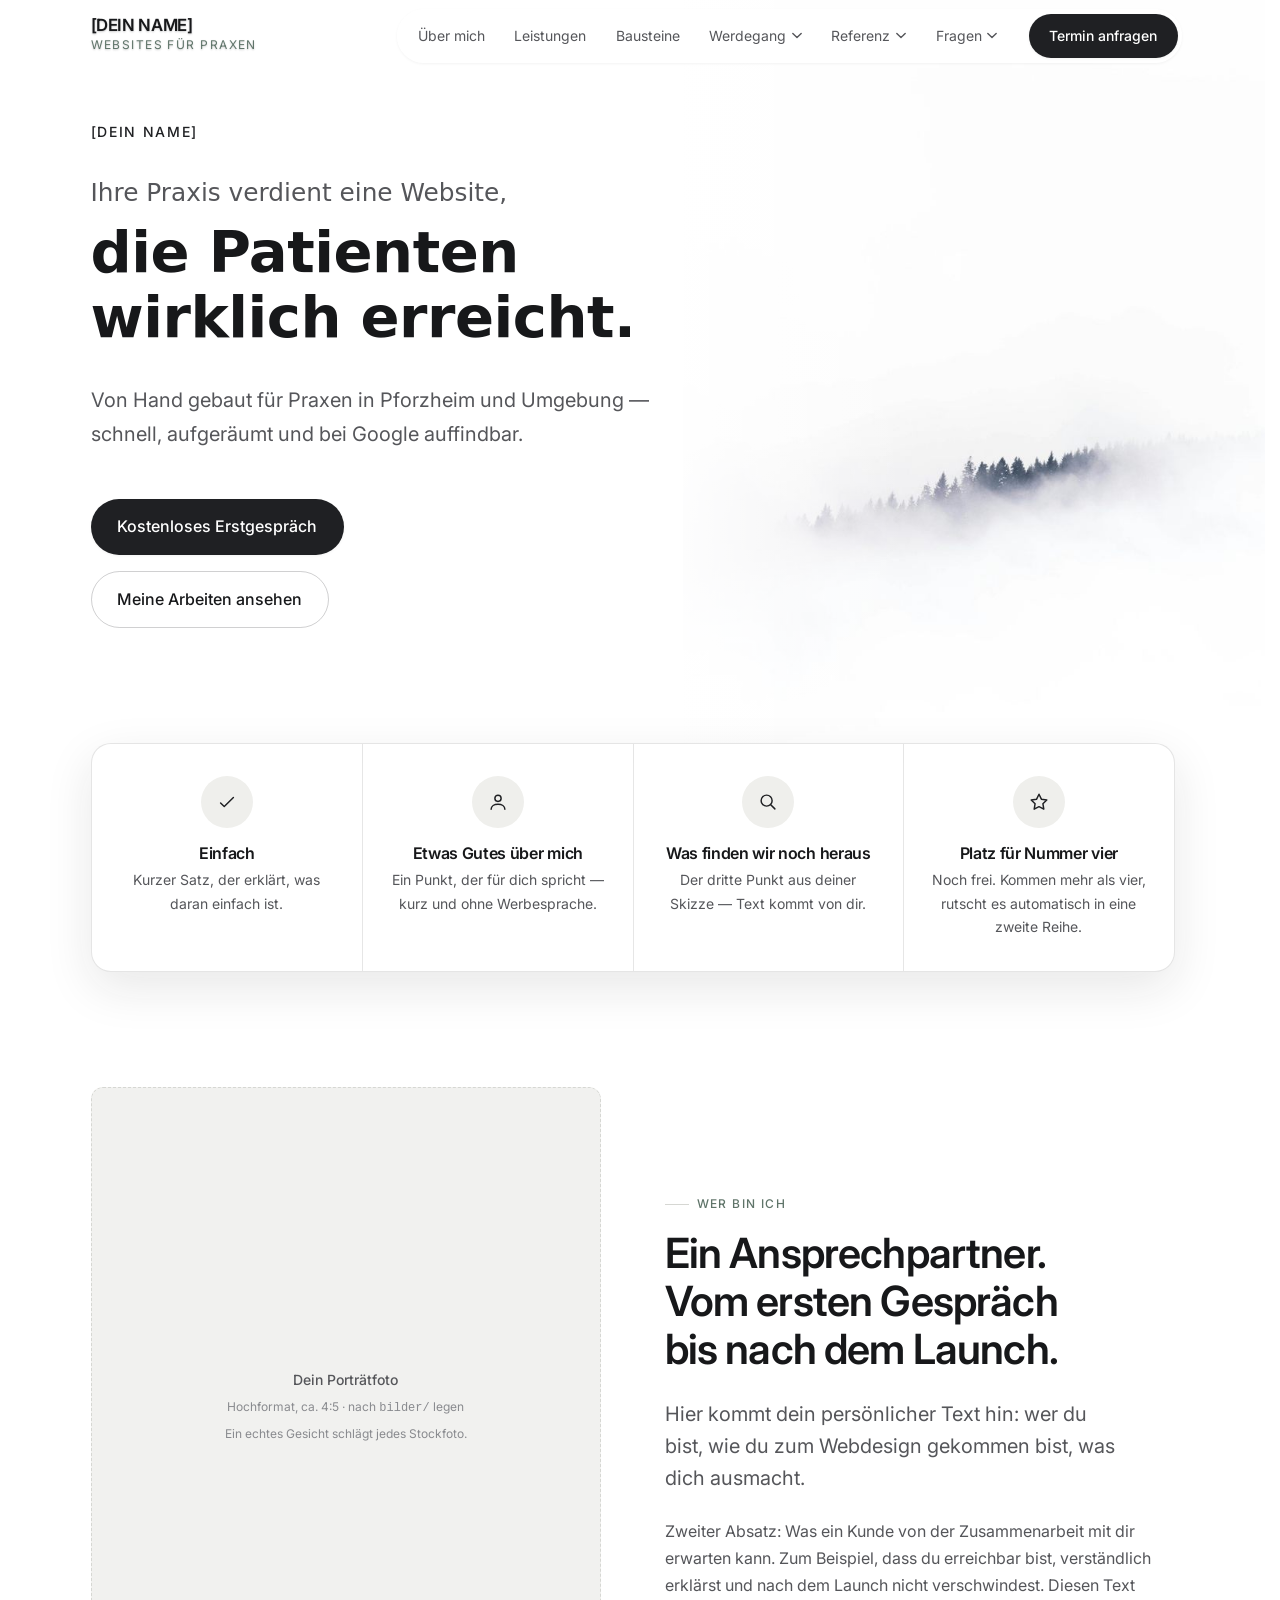
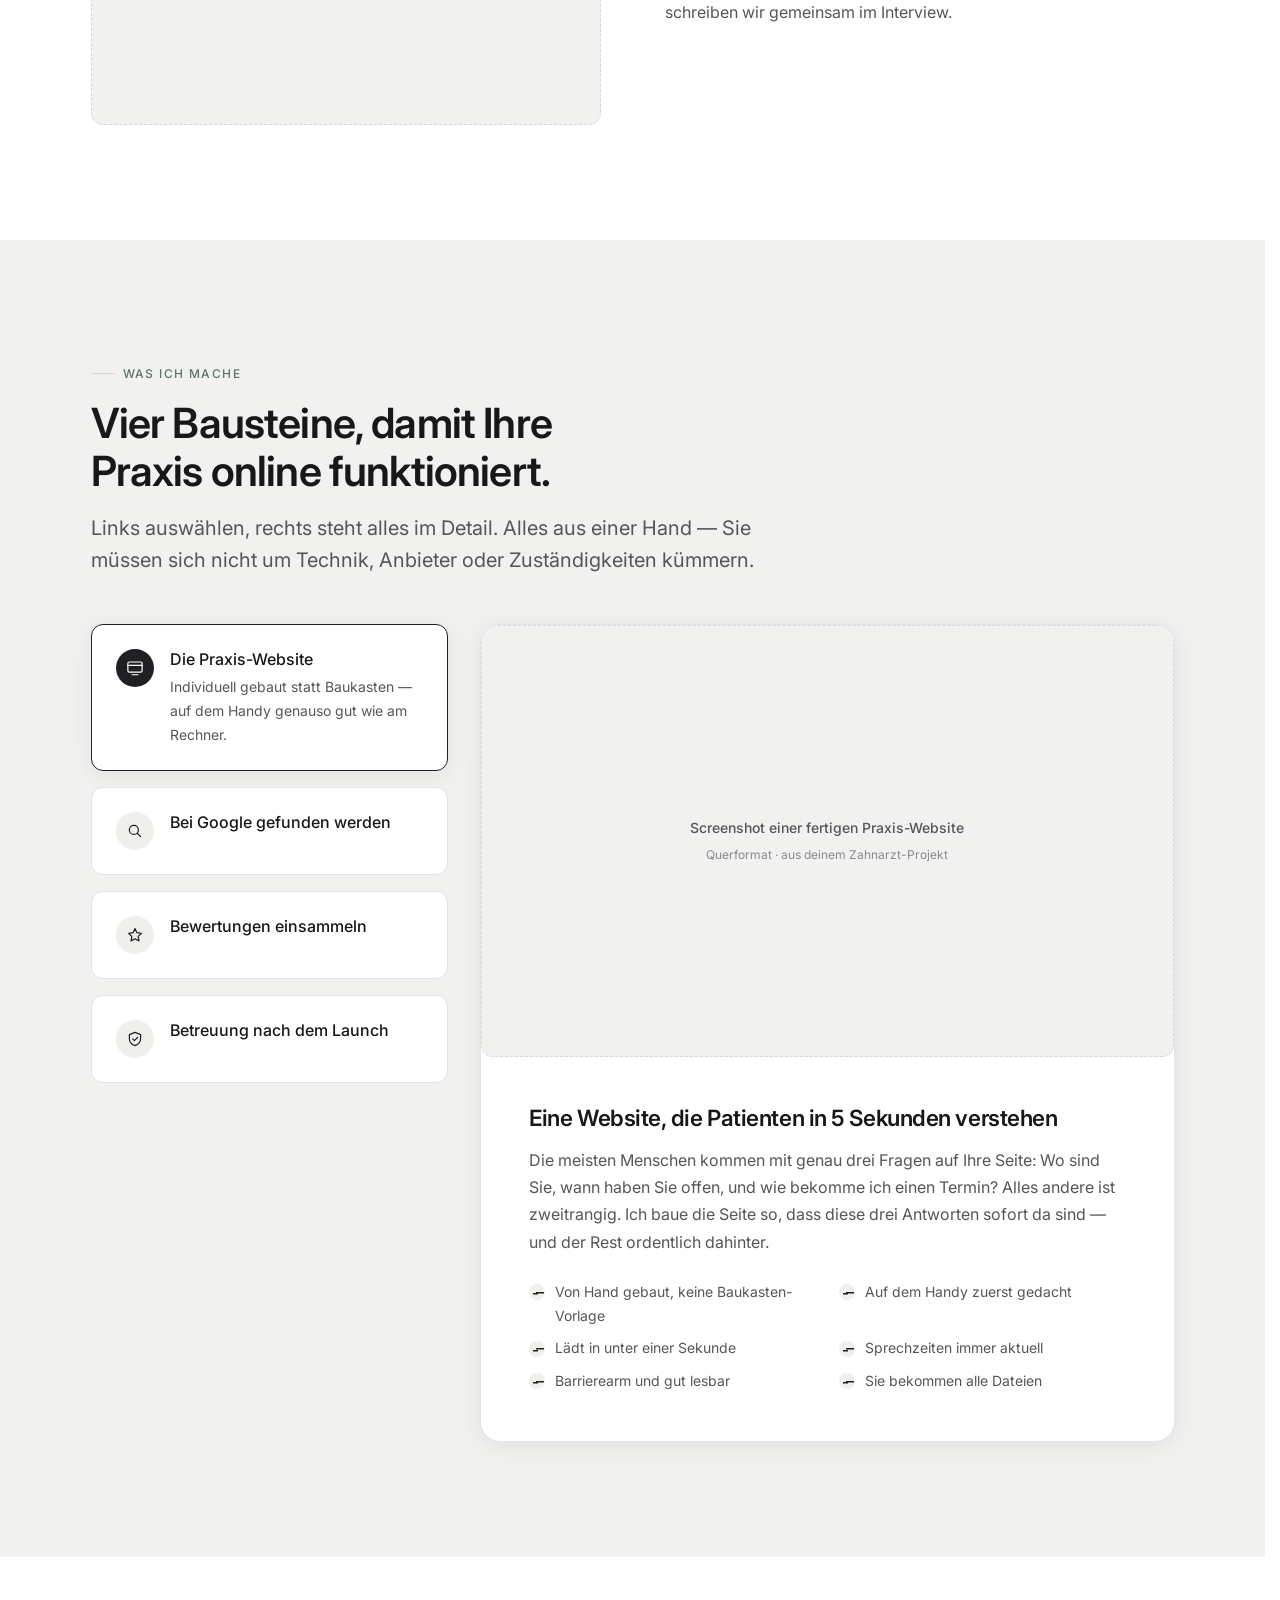
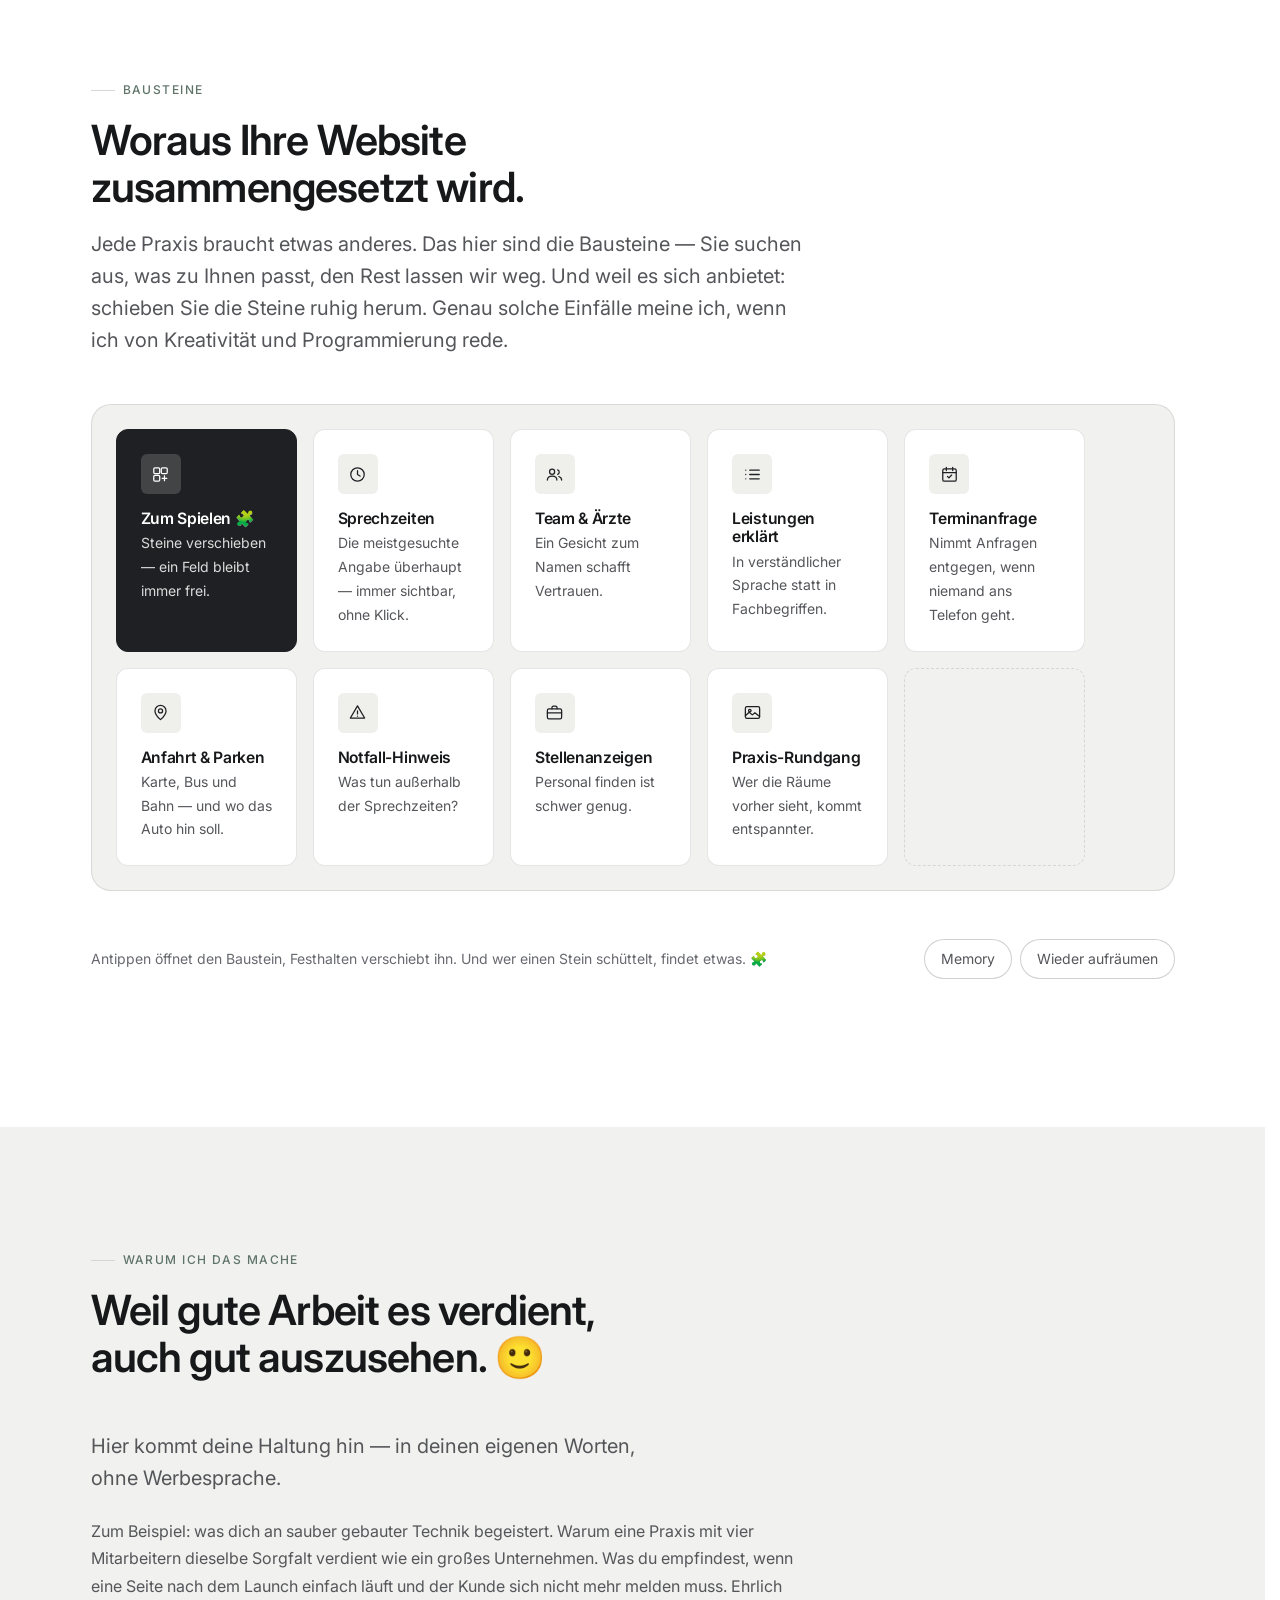
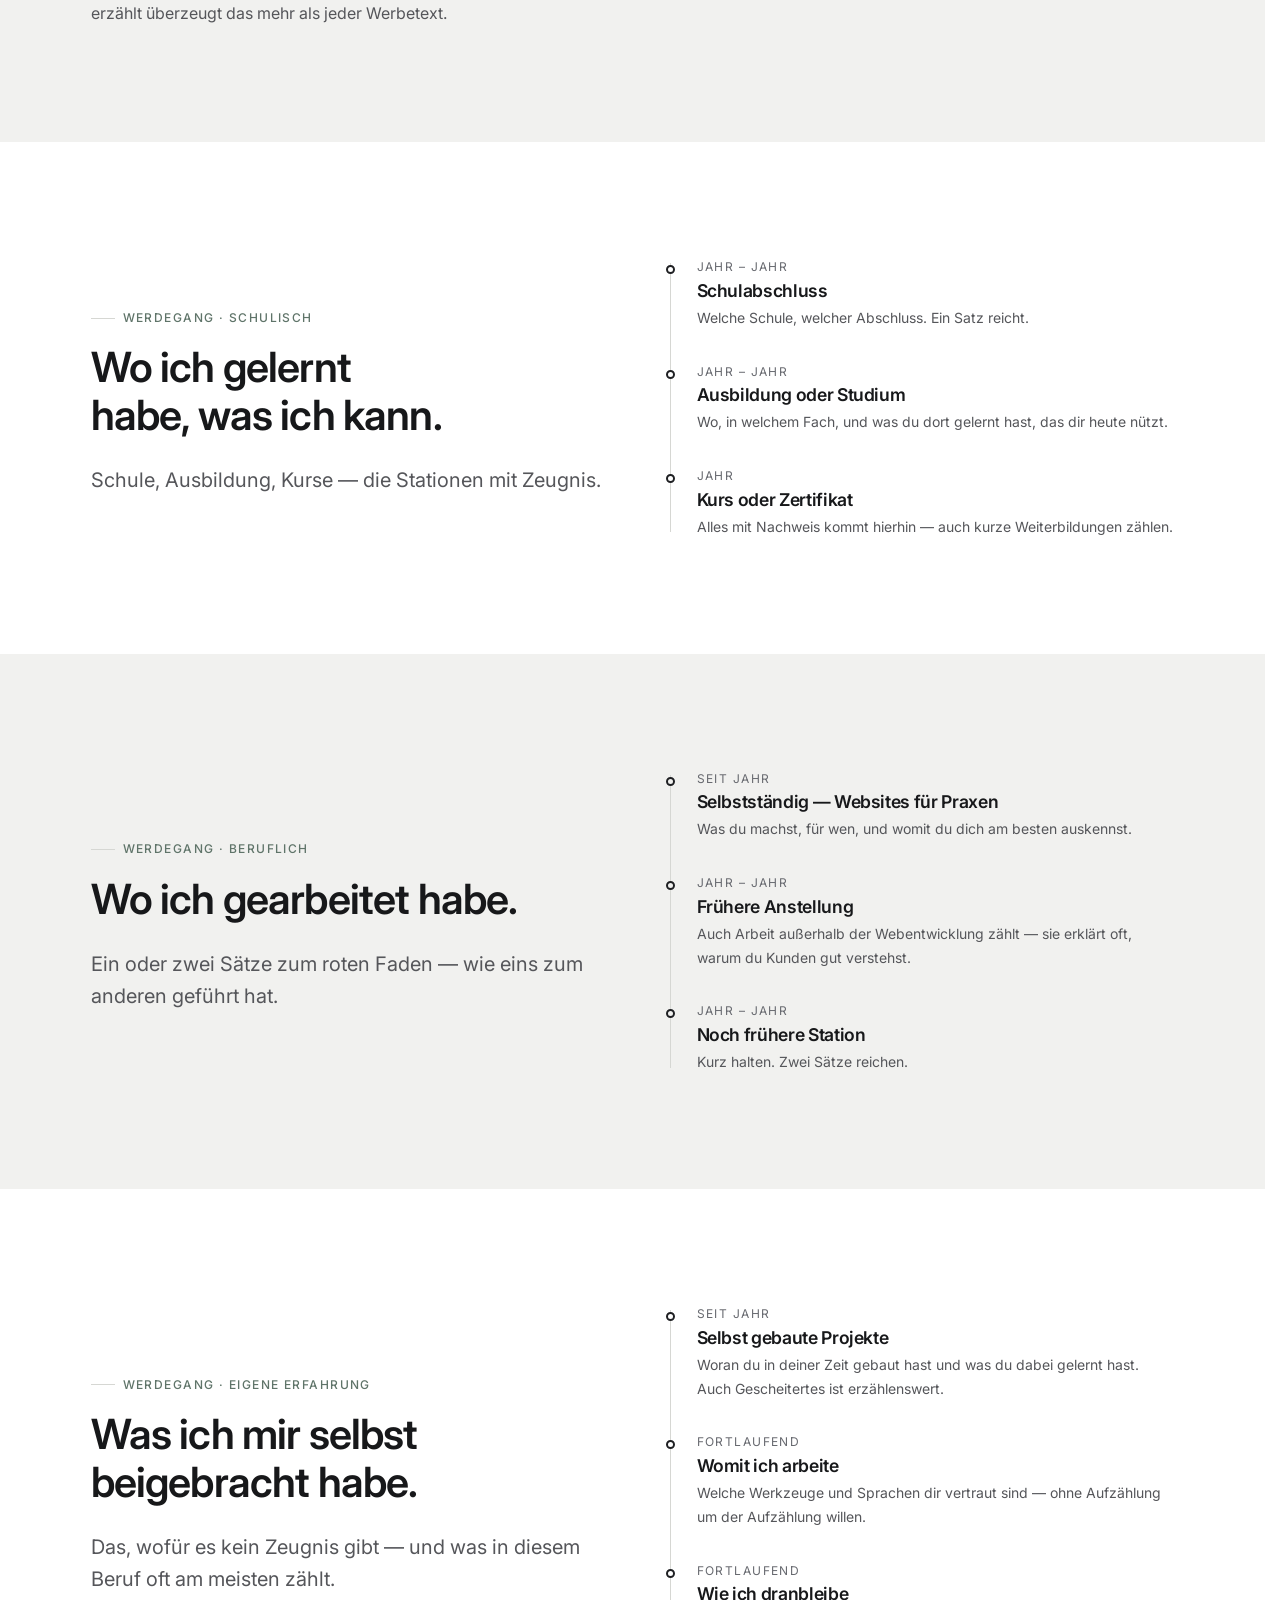
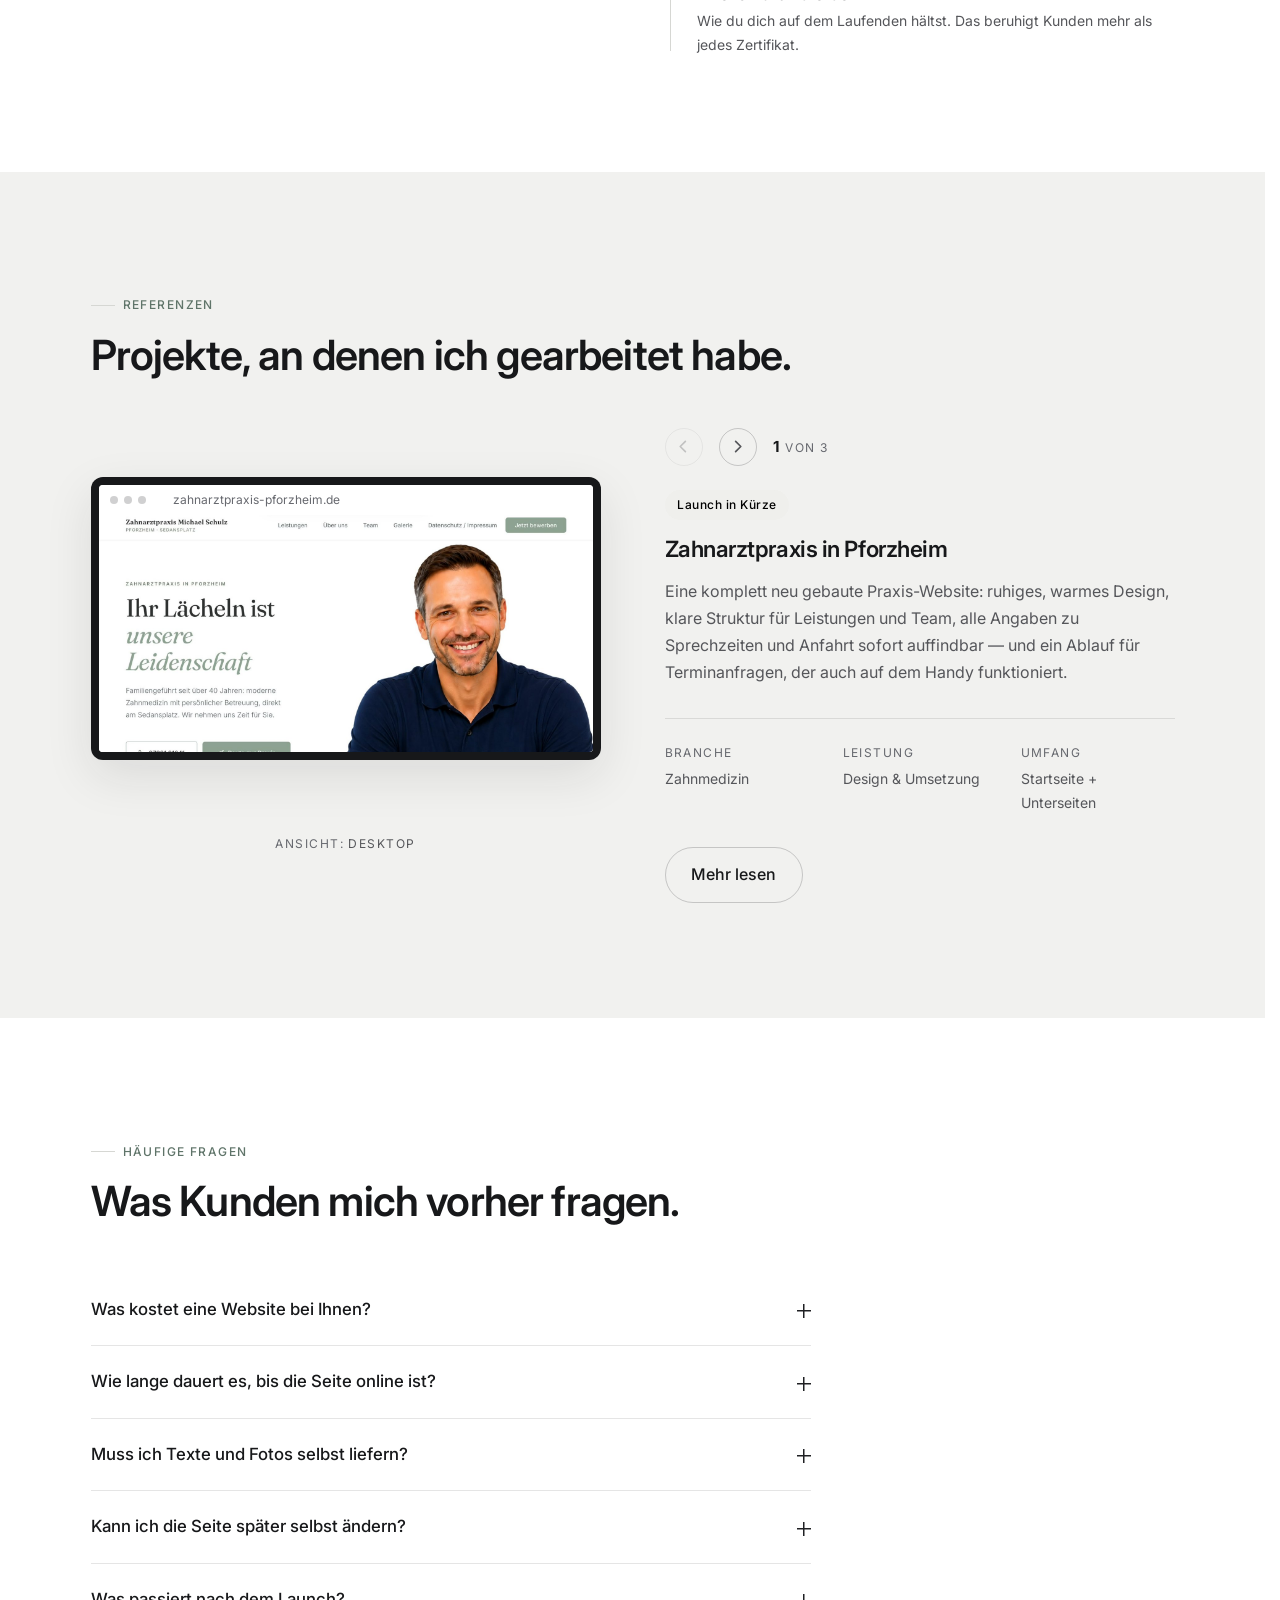
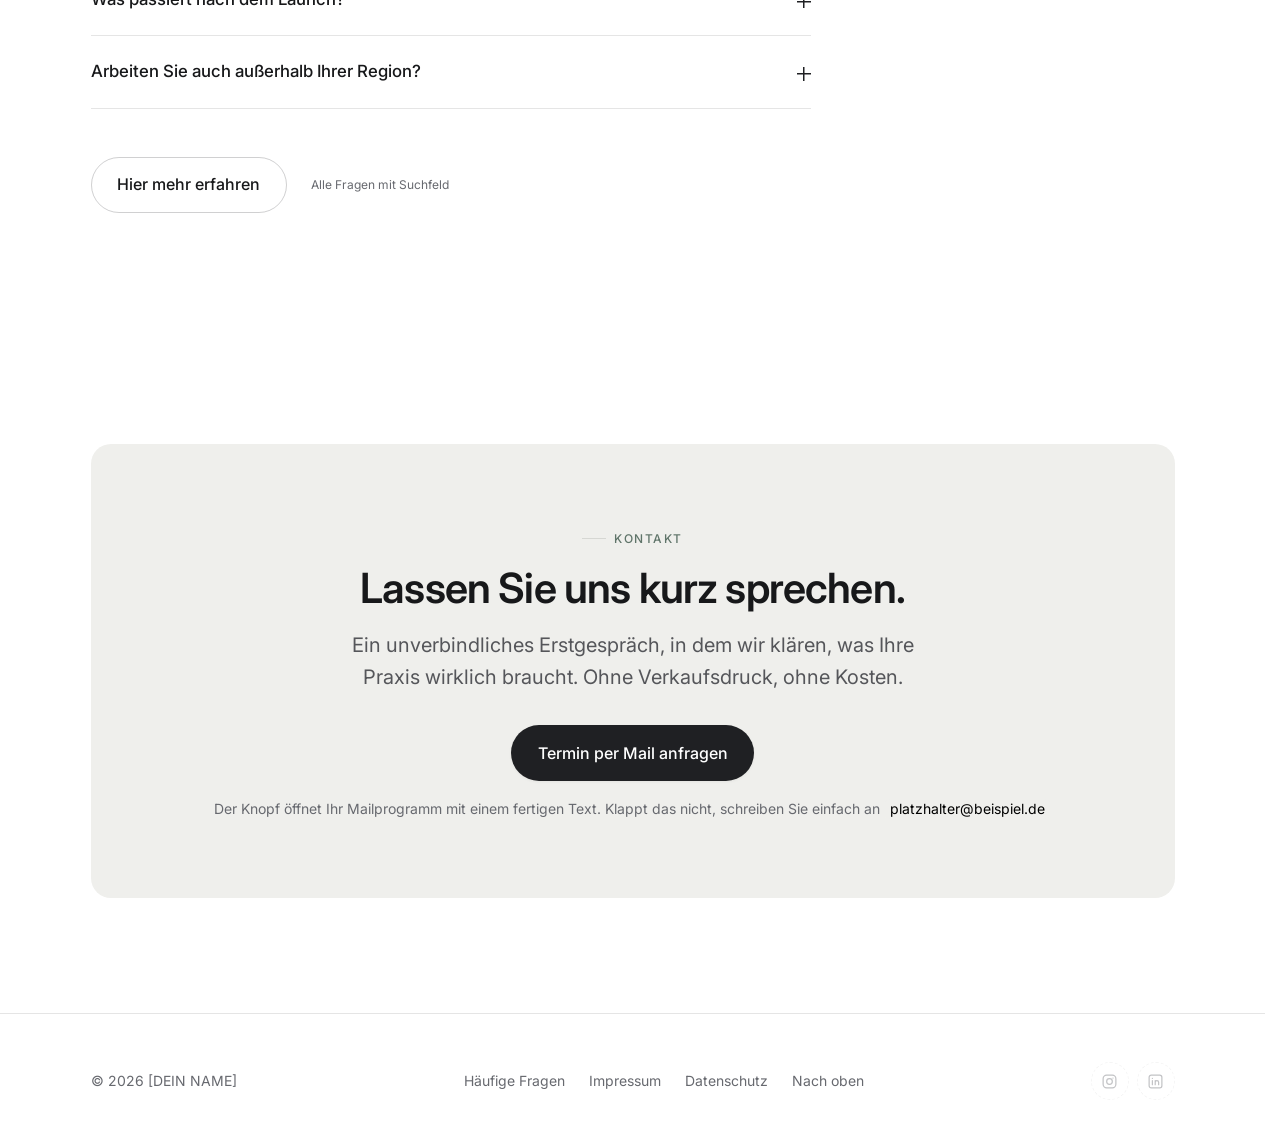
<file: index.html>
<!DOCTYPE html>
<html lang="de">
<head>
  <meta charset="UTF-8" />
  <meta name="viewport" content="width=device-width, initial-scale=1.0" />

  <!-- ══ PLATZHALTER: Name, Titel und Beschreibung vor dem Launch ersetzen ══ -->
  <title>[DEIN NAME] — Websites für Arztpraxen</title>
  <meta name="description" content="Ich baue Websites für Arztpraxen und lokale Betriebe — persönlich betreut, schnell, bei Google auffindbar. Jetzt unverbindlich anfragen." />
  <meta name="theme-color" content="#1F2023" />

  <!-- ══ BAUSTELLEN-SPERRE ══
       Hält Google von der halbfertigen Seite fern. Die Seite bleibt
       über den Link ganz normal erreichbar.
       VOR DEM LAUNCH diese eine Zeile löschen — sonst findet dich niemand. -->
  <meta name="robots" content="noindex, nofollow" />

  <link rel="icon" href="data:," />

  <link rel="preconnect" href="https://fonts.googleapis.com" />
  <link rel="preconnect" href="https://fonts.gstatic.com" crossorigin />
  <link href="https://fonts.googleapis.com/css2?family=Inter:wght@400;500;600&display=swap" rel="stylesheet" />

  <link rel="stylesheet" href="CSS/tokens.css" />
  <link rel="stylesheet" href="CSS/styles.css" />

  <!-- ══ ZUFALLSSCHRIFT FÜR DIE ÜBERSCHRIFT ══
       Bei jedem Aufruf und jedem Neuladen bekommt die H1 eine andere
       Schrift. Bewusst hier oben und nicht in main.js: so steht die
       Schrift schon beim ersten Zeichnen fest und springt nicht
       nachträglich um. Geladen wird immer nur die eine ausgewählte
       Schrift, nicht alle sechs.
       Die Skalierung gleicht aus, dass Serifenschriften optisch
       kleiner wirken als Inter — sonst würde die Überschrift bei
       jedem Laden ihre Größe wechseln. -->
  <script>
    (function () {
      var SCHRIFTEN = [
        { name: 'Inter',               abruf: 'Inter:wght@400;600',                     ersatz: 'system-ui, sans-serif', skalierung: 1.00, gewicht: 600 },
        { name: 'Fraunces',            abruf: 'Fraunces:opsz,wght@9..144,400;9..144,600', ersatz: 'Georgia, serif',      skalierung: 0.97, gewicht: 600 },
        { name: 'Playfair Display',    abruf: 'Playfair+Display:wght@400;600',          ersatz: 'Georgia, serif',        skalierung: 1.00, gewicht: 600 },
        { name: 'Space Grotesk',       abruf: 'Space+Grotesk:wght@400;600',             ersatz: 'system-ui, sans-serif', skalierung: 0.98, gewicht: 600 },
        { name: 'Instrument Serif',    abruf: 'Instrument+Serif',                       ersatz: 'Georgia, serif',        skalierung: 1.14, gewicht: 400 },
        { name: 'Bricolage Grotesque', abruf: 'Bricolage+Grotesque:opsz,wght@12..96,400;12..96,600', ersatz: 'system-ui, sans-serif', skalierung: 0.96, gewicht: 600 }
      ];

      var gewaehlt = SCHRIFTEN[Math.floor(Math.random() * SCHRIFTEN.length)];

      var link = document.createElement('link');
      link.rel = 'stylesheet';
      link.href = 'https://fonts.googleapis.com/css2?family=' + gewaehlt.abruf + '&display=swap';
      document.head.appendChild(link);

      var wurzel = document.documentElement;
      wurzel.style.setProperty('--titel-schrift', "'" + gewaehlt.name + "', " + gewaehlt.ersatz);
      wurzel.style.setProperty('--titel-skalierung', gewaehlt.skalierung);
      wurzel.style.setProperty('--titel-gewicht', gewaehlt.gewicht);
      wurzel.dataset.titelschrift = gewaehlt.name;
    })();
  </script>
</head>

<body>

<a class="skip-link" href="#inhalt">Zum Inhalt springen</a>

<!-- ══════════ LOGO ══════════
     Steht ganz oben auf der Seite und scrollt normal mit weg — bewusst
     NICHT in der festen Leiste, damit es ohne Effekt verschwindet.
     Sobald es weg ist, übernimmt der Haus-Knopf unten rechts. -->
<div class="logo-band">
  <div class="container">
    <a class="nav-logo" href="#willkommen">
      [DEIN NAME]
      <small>Websites für Praxen</small>
    </a>
  </div>
</div>


<!-- ══════════ KOPFLEISTE ══════════ -->
<header class="nav">
  <div class="container">

    <button class="nav-toggle" type="button" aria-expanded="false" aria-controls="hauptmenue">
      <span class="nav-toggle-striche" aria-hidden="true">
        <span></span><span></span><span></span>
      </span>
      <span class="sr-only">Menü öffnen</span>
    </button>

    <nav class="nav-links" id="hauptmenue" aria-label="Hauptmenü">

      <!-- Übernimmt, sobald das Logo weggescrollt ist. Bewusst ein
           ganz normaler Menüpunkt, kein Knopf — er dimmt und leuchtet
           beim Scanner genauso mit wie die anderen. -->
      <a class="nav-heim" href="#willkommen" aria-label="Zurück nach oben" title="Nach oben">
        <svg viewBox="0 0 24 24" fill="none" stroke="currentColor" stroke-width="1.7"
             stroke-linecap="round" stroke-linejoin="round" aria-hidden="true">
          <path d="M3.5 10.6L12 3.8l8.5 6.8" />
          <path d="M5.6 9.4V20h12.8V9.4" />
          <path d="M9.9 20v-5.4h4.2V20" />
        </svg>
      </a>

      <a href="#ueber">Über mich</a>
      <a href="#leistungen">Leistungen</a>
      <a href="#bausteine">Bausteine</a>

      <!-- Werdegang steckt in drei Blöcken — das Untermenü springt
           direkt zum richtigen. Keine eigenen Seiten. -->
      <div class="nav-gruppe">
        <button class="nav-aufklapp" type="button"
                aria-expanded="false" aria-controls="untermenue-werdegang">
          Werdegang
          <svg class="nav-pfeil" viewBox="0 0 12 8" aria-hidden="true">
            <path d="M1 1.6L6 6.4L11 1.6" fill="none" stroke="currentColor"
                  stroke-width="1.7" stroke-linecap="round" stroke-linejoin="round" />
          </svg>
        </button>
        <div class="nav-untermenue" id="untermenue-werdegang" hidden>
          <a href="#schulisch">Schulisch</a>
          <a href="#beruflich">Beruflich</a>
          <a href="#eigene-erfahrung">Eigene Erfahrung</a>
        </div>
      </div>

      <!-- Aufklapper: der Auslöser ist bewusst ein Knopf, kein Link.
           Der Weg zum Abschnitt selbst steht als erster Eintrag drin. -->
      <div class="nav-gruppe">
        <button class="nav-aufklapp" type="button"
                aria-expanded="false" aria-controls="untermenue-arbeiten">
          Referenz
          <svg class="nav-pfeil" viewBox="0 0 12 8" aria-hidden="true">
            <path d="M1 1.6L6 6.4L11 1.6" fill="none" stroke="currentColor"
                  stroke-width="1.7" stroke-linecap="round" stroke-linejoin="round" />
          </svg>
        </button>
        <div class="nav-untermenue" id="untermenue-arbeiten" hidden>
          <a href="#referenz">Referenz auf der Startseite</a>

          <!-- Zweite Ebene: fährt am Rechner nach rechts heraus.
               Jeder Eintrag öffnet die Portfolio-Seite gefiltert —
               dort ist dann nur dieses eine Fach zu sehen. -->
          <div class="nav-gruppe ist-tief">
            <button class="nav-aufklapp nav-aufklapp--tief" type="button"
                    aria-expanded="false" aria-controls="flyout-arbeiten">
              Portfolio &amp; Arbeiten
              <svg class="nav-pfeil" viewBox="0 0 12 8" aria-hidden="true">
                <path d="M1 1.6L6 6.4L11 1.6" fill="none" stroke="currentColor"
                      stroke-width="1.7" stroke-linecap="round" stroke-linejoin="round" />
              </svg>
            </button>

            <div class="nav-untermenue nav-flyout" id="flyout-arbeiten" hidden>
              <div>
                <p class="nav-spalte-titel">Nach Fachrichtung</p>
                <a href="HTML/portfolio.html#zahnmedizin">Zahnmedizin<span class="nav-menge">1</span></a>
                <a href="HTML/portfolio.html#allgemeinmedizin">Allgemeinmedizin</a>
                <a href="HTML/portfolio.html#gynaekologie">Gynäkologie</a>
                <a href="HTML/portfolio.html#physiotherapie">Physiotherapie<span class="nav-menge">1</span></a>
                <a href="HTML/portfolio.html#weitere">Weitere Betriebe</a>
              </div>
              <div>
                <p class="nav-spalte-titel">Zuletzt bearbeitet</p>
                <a href="HTML/referenz-zahnarzt.html">Zahnarztpraxis Pforzheim</a>
                <span class="nav-leer">Weitere folgen</span>
              </div>
              <a class="nav-alle" href="HTML/portfolio.html#alle">Alle Arbeiten ansehen →</a>
            </div>
          </div>
        </div>
      </div>

      <!-- Impressum und Datenschutz hängen hier mit drunter, damit man
           sie nicht nur ganz unten im Fuß findet. -->
      <div class="nav-gruppe">
        <button class="nav-aufklapp" type="button"
                aria-expanded="false" aria-controls="untermenue-fragen">
          Fragen
          <svg class="nav-pfeil" viewBox="0 0 12 8" aria-hidden="true">
            <path d="M1 1.6L6 6.4L11 1.6" fill="none" stroke="currentColor"
                  stroke-width="1.7" stroke-linecap="round" stroke-linejoin="round" />
          </svg>
        </button>
        <div class="nav-untermenue" id="untermenue-fragen" hidden>
          <a href="#faq">Die häufigsten hier</a>
          <a href="HTML/fragen.html">Alle Fragen &amp; Suche</a>
          <a href="HTML/impressum.html">Impressum</a>
          <a href="HTML/datenschutz.html">Datenschutz</a>
        </div>
      </div>

      <a class="btn btn--primary" href="#kontakt" data-mail="link">Termin anfragen</a>
    </nav>

  </div>
</header>


<main id="inhalt">

  <!-- ══════════ 1. WILLKOMMEN ══════════ -->
  <!-- data-hintergrund schaltet zwischen Video und Standbild um:
       "video" = Film läuft, alles andere = nur das Bild.
       Steht gerade auf "bild" — der Film bleibt eingebaut, wird aber
       nicht geladen. Willst du ihn zurück: hier "video" eintragen,
       sonst nichts. -->
  <section class="hero" id="willkommen" data-hintergrund="bild">
    <!-- ══ BILDFLÄCHE ══
         Das Standbild liegt immer darunter: es ist sofort da, dient
         als Rückfall und bleibt stehen, wenn der Film nicht starten
         darf — bei reduzierter Bewegung oder im Datensparmodus.
         Drei Größen: das Handy lädt 19 KB, der Rechner 72 KB. -->
    <div class="hero-bild" aria-hidden="true">
      <img src="bilder/wallpaper_version1_1600.jpg"
           srcset="bilder/wallpaper_version1_800.jpg   800w,
                   bilder/wallpaper_version1_1600.jpg 1600w,
                   bilder/wallpaper_version1.jpg      3000w"
           sizes="(min-width: 940px) 46vw, 100vw"
           alt="" fetchpriority="high" decoding="async" />

      <!-- Kein Player: ohne Bedienelemente, ohne Ton, in Endlosschleife.
           muted und playsinline sind Pflicht, sonst startet iOS nicht.

           Die Datei enthält den Film zweimal: einmal vorwärts, dann
           rückwärts zurück. Dadurch wirkt die Schleife wie ein Hin
           und Her statt wie ein harter Schnitt — und der Browser
           spielt einfach ganz normal ab. Rückwärts abspielen kann er
           von sich aus nämlich nicht.
           Erzeugt aus wallpaper_video_version2.mp4, siehe HINWEIS.txt.

           preload="none": so lädt der Browser die 0,4 MB nur dann,
           wenn oben auch wirklich "video" steht. main.js schaltet
           das Vorladen in dem Fall selbst ein. -->
      <video class="hero-video" loop muted playsinline preload="none"
             poster="bilder/wallpaper_version1_800.jpg" tabindex="-1">
        <source src="videos/wallpaper_version2_pendel.mp4" type="video/mp4" />
      </video>
    </div>

    <div class="container hero-inhalt reveal">

      <p class="wortmarke">[DEIN NAME]</p>

      <!-- Zweistufige Überschrift: ruhiger Einstieg, große Aussage.
           Bewusst EIN <h1> mit zwei Zeilen statt zwei Überschriften —
           optisch zwei Ebenen, für Google und Screenreader aber ein
           zusammenhängender Satz. -->
      <h1 class="hero-titel">
        <span class="titel-klein">Ihre Praxis verdient eine Website,</span>
        <!-- Geschütztes Leerzeichen: "wirklich erreicht." darf nicht
             getrennt werden. -->
        <span class="titel-gross">die Patienten wirklich&nbsp;erreicht.</span>
      </h1>

      <p class="lead">
        Von Hand gebaut für Praxen in
        <span class="platzhalter">Pforzheim und Umgebung</span> —
        schnell, aufgeräumt und bei Google auffindbar.
      </p>

      <div class="btn-row">
        <a class="btn btn--primary" href="#kontakt" data-mail="link">Kostenloses Erstgespräch</a>
        <!-- Führt auf die Portfolio-Seite, nicht zum Karussell weiter
             unten: wer hier klickt, will alle Arbeiten sehen, nicht drei.
             #alle setzt dort den Filter auf jede Fachrichtung. -->
        <a class="btn btn--ghost" href="HTML/portfolio.html#alle">Meine Arbeiten ansehen</a>
      </div>

    </div>
  </section>


  <!-- ══════════ ZWISCHENSTÜCK ══════════
       Liegt halb im Hintergrundbild, halb im nächsten Abschnitt.
       Vier Punkte, getrennt durch senkrechte Striche. Kommen mehr
       dazu, bricht die Leiste von selbst in eine zweite Reihe um. -->
  <div class="container zwischenstueck reveal reveal--knapp">
    <ul class="leistungsleiste">

      <li class="leistung">
        <span class="leistung-symbol" aria-hidden="true">
          <svg viewBox="0 0 24 24" fill="none" stroke="currentColor" stroke-width="1.6"
               stroke-linecap="round" stroke-linejoin="round">
            <path d="M5 13l4 4L19 7" />
          </svg>
        </span>
        <h3 class="platzhalter">Einfach</h3>
        <p class="platzhalter">
          Kurzer Satz, der erklärt, was daran einfach ist.
        </p>
      </li>

      <li class="leistung">
        <span class="leistung-symbol" aria-hidden="true">
          <svg viewBox="0 0 24 24" fill="none" stroke="currentColor" stroke-width="1.6"
               stroke-linecap="round" stroke-linejoin="round">
            <circle cx="12" cy="8" r="3.4" />
            <path d="M4.5 20c0-3.6 3.4-5.6 7.5-5.6s7.5 2 7.5 5.6" />
          </svg>
        </span>
        <h3 class="platzhalter">Etwas Gutes über mich</h3>
        <p class="platzhalter">
          Ein Punkt, der für dich spricht — kurz und ohne Werbesprache.
        </p>
      </li>

      <li class="leistung">
        <span class="leistung-symbol" aria-hidden="true">
          <svg viewBox="0 0 24 24" fill="none" stroke="currentColor" stroke-width="1.6"
               stroke-linecap="round" stroke-linejoin="round">
            <circle cx="10.5" cy="10.5" r="6" />
            <path d="M15 15l4.5 4.5" />
          </svg>
        </span>
        <h3 class="platzhalter">Was finden wir noch heraus</h3>
        <p class="platzhalter">
          Der dritte Punkt aus deiner Skizze — Text kommt von dir.
        </p>
      </li>

      <li class="leistung">
        <span class="leistung-symbol" aria-hidden="true">
          <svg viewBox="0 0 24 24" fill="none" stroke="currentColor" stroke-width="1.6"
               stroke-linecap="round" stroke-linejoin="round">
            <path d="M12 3.5l2.6 5.4 5.9.85-4.25 4.15 1 5.9L12 17.05 6.75 19.8l1-5.9L3.5 9.75l5.9-.85z" />
          </svg>
        </span>
        <h3 class="platzhalter">Platz für Nummer vier</h3>
        <p class="platzhalter">
          Noch frei. Kommen mehr als vier, rutscht es automatisch
          in eine zweite Reihe.
        </p>
      </li>

    </ul>
  </div>


  <!-- ══════════ 2. WER BIN ICH ══════════ -->
  <section class="section" id="ueber">
    <div class="container">
      <div class="split split--media-left">

        <div class="reveal reveal--rechts">
          <span class="label">Wer bin ich</span>
          <h2>Ein Ansprechpartner. Vom ersten Gespräch bis nach dem Launch.</h2>
          <p class="lead" style="margin-top: var(--space-3);">
            <span class="platzhalter">
              Hier kommt dein persönlicher Text hin: wer du bist, wie du zum Webdesign
              gekommen bist, was dich ausmacht.
            </span>
          </p>
          <p style="margin-top: var(--space-3); color: var(--text-mid);">
            <span class="platzhalter">
              Zweiter Absatz: Was ein Kunde von der Zusammenarbeit mit dir erwarten kann.
              Zum Beispiel, dass du erreichbar bist, verständlich erklärst und nach dem
              Launch nicht verschwindest. Diesen Text schreiben wir gemeinsam im Interview.
            </span>
          </p>
        </div>

        <div class="reveal reveal--links">
          <div class="image-slot ratio-portrait">
            <!-- Wenn dein Foto da ist: <img src="bilder/kevin.jpg" alt="Porträt von [DEIN NAME]" /> -->
            <div class="image-slot-note">
              <strong>Dein Porträtfoto</strong>
              <small>Hochformat, ca. 4:5 · nach <code>bilder/</code> legen</small>
              <small>Ein echtes Gesicht schlägt jedes Stockfoto.</small>
            </div>
          </div>
        </div>

      </div>
    </div>
  </section>


  <!-- ══════════ 3. WAS ICH MACHE ══════════ -->
  <section class="section section--soft" id="leistungen">
    <div class="container">

      <div class="section-head reveal">
        <span class="label">Was ich mache</span>
        <h2>Vier Bausteine, damit Ihre Praxis online funktioniert.</h2>
        <p class="lead">
          Links auswählen, rechts steht alles im Detail. Alles aus einer Hand —
          Sie müssen sich nicht um Technik, Anbieter oder Zuständigkeiten kümmern.
        </p>
      </div>

      <!-- ══ AUSWAHLGALERIE ══
           Links die Auswahl, rechts das Detailfenster. Aufgebaut als
           echte Reiter (role="tab"), damit es auch mit der Tastatur und
           mit Screenreadern funktioniert. Pfeiltasten blättern durch. -->
      <div class="auswahl">

        <ul class="auswahl-liste" data-folge="li" data-folge-art="reveal--links" data-folge-takt="90" role="tablist" aria-label="Leistungen" aria-orientation="vertical">

          <li>
            <button class="auswahl-knopf" type="button" role="tab"
                    id="tab-website" aria-controls="panel-website" aria-selected="true">
              <span class="auswahl-symbol" aria-hidden="true">
                <svg viewBox="0 0 24 24" fill="none" stroke="currentColor" stroke-width="1.6"
                     stroke-linecap="round" stroke-linejoin="round">
                  <rect x="2.5" y="4" width="19" height="13.5" rx="2" />
                  <path d="M2.5 8.5h19M8 21h8" />
                </svg>
              </span>
              <span>
                <span class="auswahl-titel">Die Praxis-Website</span>
                <span class="auswahl-kurz">Individuell gebaut statt Baukasten — auf dem Handy genauso gut wie am Rechner.</span>
              </span>
            </button>
          </li>

          <li>
            <button class="auswahl-knopf" type="button" role="tab"
                    id="tab-google" aria-controls="panel-google" aria-selected="false" tabindex="-1">
              <span class="auswahl-symbol" aria-hidden="true">
                <svg viewBox="0 0 24 24" fill="none" stroke="currentColor" stroke-width="1.6"
                     stroke-linecap="round" stroke-linejoin="round">
                  <circle cx="10.5" cy="10.5" r="6" />
                  <path d="M15 15l4.5 4.5" />
                </svg>
              </span>
              <span>
                <span class="auswahl-titel">Bei Google gefunden werden</span>
                <span class="auswahl-kurz">Damit Sie erscheinen, wenn jemand in Ihrer Stadt nach einer Praxis sucht.</span>
              </span>
            </button>
          </li>

          <li>
            <button class="auswahl-knopf" type="button" role="tab"
                    id="tab-bewertungen" aria-controls="panel-bewertungen" aria-selected="false" tabindex="-1">
              <span class="auswahl-symbol" aria-hidden="true">
                <svg viewBox="0 0 24 24" fill="none" stroke="currentColor" stroke-width="1.6"
                     stroke-linecap="round" stroke-linejoin="round">
                  <path d="M12 3.5l2.6 5.4 5.9.85-4.25 4.15 1 5.9L12 17.05 6.75 19.8l1-5.9L3.5 9.75l5.9-.85z" />
                </svg>
              </span>
              <span>
                <span class="auswahl-titel">Bewertungen einsammeln</span>
                <span class="auswahl-kurz">Zufriedene Patienten hinterlassen eine Rezension, ohne dass Sie danach fragen müssen.</span>
              </span>
            </button>
          </li>

          <li>
            <button class="auswahl-knopf" type="button" role="tab"
                    id="tab-betreuung" aria-controls="panel-betreuung" aria-selected="false" tabindex="-1">
              <span class="auswahl-symbol" aria-hidden="true">
                <svg viewBox="0 0 24 24" fill="none" stroke="currentColor" stroke-width="1.6"
                     stroke-linecap="round" stroke-linejoin="round">
                  <path d="M12 3.2l7.5 3v5.4c0 4.4-3.1 7.6-7.5 9.2-4.4-1.6-7.5-4.8-7.5-9.2V6.2z" />
                  <path d="M9 12l2.2 2.2L15.4 10" />
                </svg>
              </span>
              <span>
                <span class="auswahl-titel">Betreuung nach dem Launch</span>
                <span class="auswahl-kurz">Hosting, Sicherheitszertifikat und Änderungen — Sie kümmern sich um nichts.</span>
              </span>
            </button>
          </li>

        </ul>

        <!-- Unter 940px zeigt main.js das hier als Pop-up-Fenster,
             darüber steht es ganz normal rechts daneben. -->
        <dialog class="auswahl-fenster reveal reveal--rechts" aria-label="Leistung im Detail">
        <button class="auswahl-fenster-zu" type="button" data-fenster-zu aria-label="Fenster schließen">&times;</button>
        <div class="auswahl-detail">

          <!-- ── Detail 1 ── -->
          <div class="auswahl-panel is-aktiv" id="panel-website"
               role="tabpanel" aria-labelledby="tab-website" tabindex="0">
            <article class="panel-karte">
              <div class="image-slot ratio-wide">
                <div class="image-slot-note">
                  <strong>Screenshot einer fertigen Praxis-Website</strong>
                  <small>Querformat · aus deinem Zahnarzt-Projekt</small>
                </div>
              </div>
              <div class="panel-inhalt">
                <h3>Eine Website, die Patienten in 5 Sekunden verstehen</h3>
                <p>
                  Die meisten Menschen kommen mit genau drei Fragen auf Ihre Seite:
                  Wo sind Sie, wann haben Sie offen, und wie bekomme ich einen Termin?
                  Alles andere ist zweitrangig. Ich baue die Seite so, dass diese drei
                  Antworten sofort da sind — und der Rest ordentlich dahinter.
                </p>
                <ul class="haken-liste">
                  <li>Von Hand gebaut, keine Baukasten-Vorlage</li>
                  <li>Auf dem Handy zuerst gedacht</li>
                  <li>Lädt in unter einer Sekunde</li>
                  <li>Sprechzeiten immer aktuell</li>
                  <li>Barrierearm und gut lesbar</li>
                  <li>Sie bekommen alle Dateien</li>
                </ul>
              </div>
            </article>
          </div>

          <!-- ── Detail 2 ── -->
          <div class="auswahl-panel" id="panel-google"
               role="tabpanel" aria-labelledby="tab-google" tabindex="0" hidden>
            <article class="panel-karte">
              <div class="image-slot ratio-wide">
                <div class="image-slot-note">
                  <strong>Google-Suchergebnis der Praxis</strong>
                  <small>Screenshot · zeigt Eintrag mit Karte und Sprechzeiten</small>
                </div>
              </div>
              <div class="panel-inhalt">
                <h3>Sichtbar sein, wenn jemand in Ihrer Stadt sucht</h3>
                <p>
                  Eine schöne Website nützt wenig, wenn niemand sie findet. Der größte
                  Hebel für eine Praxis ist nicht die Website selbst, sondern der
                  Google-Eintrag daneben: Karte, Sprechzeiten, Telefonnummer, Fotos.
                  Den richte ich vollständig ein und verbinde ihn sauber mit Ihrer Seite.
                </p>
                <ul class="haken-liste">
                  <li>Google-Unternehmensprofil eingerichtet</li>
                  <li>Sprechzeiten und Feiertage gepflegt</li>
                  <li>Lokale Suchbegriffe hinterlegt</li>
                  <li>Karte und Anfahrt verknüpft</li>
                  <li>Technische Grundlagen erledigt</li>
                  <li>Verständlicher Bericht statt Fachchinesisch</li>
                </ul>
              </div>
            </article>
          </div>

          <!-- ── Detail 3 ── -->
          <div class="auswahl-panel" id="panel-bewertungen"
               role="tabpanel" aria-labelledby="tab-bewertungen" tabindex="0" hidden>
            <article class="panel-karte">
              <div class="image-slot ratio-wide">
                <div class="image-slot-note">
                  <strong>Bewertungskarte für den Empfang</strong>
                  <small>Foto oder Entwurf der Karte mit QR-Code</small>
                </div>
              </div>
              <div class="panel-inhalt">
                <h3>Gute Bewertungen kommen nicht von allein</h3>
                <p>
                  Zufriedene Patienten schreiben selten von sich aus etwas. Unzufriedene
                  fast immer. Genau deshalb steht bei vielen guten Praxen eine mittelmäßige
                  Bewertung. Die Lösung ist kein Trick, sondern ein einfacher Weg: eine
                  Karte am Empfang, ein Scan, zwei Klicks — fertig.
                </p>
                <ul class="haken-liste">
                  <li>Karte mit QR-Code fürs Wartezimmer</li>
                  <li>Direkt zur Bewertungsseite</li>
                  <li>Kurzanleitung fürs Team</li>
                  <li>Bewertungen auf der Website anzeigen</li>
                  <li>Vorlagen zum Antworten</li>
                  <li>Alles im Rahmen der Google-Regeln</li>
                </ul>
              </div>
            </article>
          </div>

          <!-- ── Detail 4 ── -->
          <div class="auswahl-panel" id="panel-betreuung"
               role="tabpanel" aria-labelledby="tab-betreuung" tabindex="0" hidden>
            <article class="panel-karte">
              <div class="image-slot ratio-wide">
                <div class="image-slot-note">
                  <strong>Bild zur Betreuung</strong>
                  <small>z. B. du am Rechner, oder ein ruhiges Symbolbild</small>
                </div>
              </div>
              <div class="panel-inhalt">
                <h3>Nach dem Launch fängt es erst an</h3>
                <p>
                  Die meisten Praxis-Websites sehen im ersten Jahr gut aus und im dritten
                  veraltet. Nicht weil sie schlecht gebaut waren, sondern weil sich niemand
                  mehr gekümmert hat. Neue Sprechzeiten, Urlaub, eine neue Kollegin — das
                  sind fünf Minuten Arbeit, für die man aber jemanden erreichen muss.
                </p>
                <ul class="haken-liste">
                  <li>Hosting und Sicherheitszertifikat</li>
                  <li>Änderungen ohne Extra-Angebot</li>
                  <li>Regelmäßige Aktualisierungen</li>
                  <li>Sicherungskopien</li>
                  <li>Ein fester Ansprechpartner</li>
                  <li>Jederzeit kündbar</li>
                </ul>
              </div>
            </article>
          </div>

        </div>
        </dialog>
      </div>
    </div>
  </section>


  <!-- ══════════ GALERIE: BAUSTEINE ══════════
       Kacheln unterschiedlicher Größe, wie in der Skizze. Statt leerer
       Bilderrahmen zeigt die Galerie hier, woraus eine Praxis-Website
       zusammengesetzt wird — Inhalt, den es schon gibt. Sobald echte
       Projekte da sind, kann jede Kachel einen Screenshot bekommen. -->
  <section class="section" id="bausteine">
    <div class="container">

      <div class="section-head reveal">
        <span class="label">Bausteine</span>
        <h2>Woraus Ihre Website zusammengesetzt wird.</h2>
        <p class="lead">
          Jede Praxis braucht etwas anderes. Das hier sind die Bausteine —
          Sie suchen aus, was zu Ihnen passt, den Rest lassen wir weg.
          Und weil es sich anbietet: schieben Sie die Steine ruhig herum.
          Genau solche Einfälle meine ich, wenn ich von Kreativität und
          Programmierung rede.
        </p>
      </div>

      <!-- Der graue Rahmen ist ein Spielfeld: main.js macht die Kacheln
           ab 720px Breite mit Maus und Finger verschiebbar. Ohne
           JavaScript bleibt es ein ganz normales Raster. -->
      <div class="spielfeld">
      <ul class="bausteine" data-folge="li" data-folge-art="reveal--knapp" data-folge-takt="55">

        <li class="baustein baustein--spiel">
          <span class="baustein-symbol" aria-hidden="true">
            <svg viewBox="0 0 24 24" fill="none" stroke="currentColor" stroke-width="1.6"
                 stroke-linecap="round" stroke-linejoin="round">
              <rect x="3.5" y="3.5" width="7.5" height="7.5" rx="1.5" />
              <rect x="13" y="3.5" width="7.5" height="7.5" rx="1.5" />
              <rect x="3.5" y="13" width="7.5" height="7.5" rx="1.5" />
              <path d="M17 13.8v6M14 16.8h6" />
            </svg>
          </span>
          <div>
            <h3>Zum Spielen 🧩</h3>
            <p>Steine verschieben — ein Feld bleibt immer frei.</p>
            <div class="baustein-mehr" hidden>
              <p>Halten Sie einen Stein fest und schieben Sie ihn irgendwo hin — er rastet von selbst wieder ein, und der Stein, der dort lag, rückt auf den frei gewordenen Platz. Ein Feld bleibt dabei immer offen.</p>
              <p>Am Rechner steckt noch etwas darin: schütteln Sie einen Stein ein paar Mal hin und her.</p>
              <p>Warum das hier steht? Weil eine Website mehr sein darf als eine digitale Visitenkarte. Genau diese Art von Einfällen bringe ich mit — nicht als Selbstzweck, sondern dort, wo sie jemandem Freude macht.</p>
            </div>
          </div>
        </li>

        <li class="baustein">
          <span class="baustein-symbol" aria-hidden="true">
            <svg viewBox="0 0 24 24" fill="none" stroke="currentColor" stroke-width="1.6"
                 stroke-linecap="round" stroke-linejoin="round">
              <circle cx="12" cy="12" r="8.5" /><path d="M12 7.2V12l3.2 2" />
            </svg>
          </span>
          <div>
            <h3>Sprechzeiten</h3>
            <p>
              Die meistgesuchte Angabe überhaupt — immer sichtbar, ohne Klick.
            </p>
            <div class="baustein-mehr" hidden>
              <p>Die mit Abstand meistgesuchte Angabe auf jeder Praxis-Website. Deshalb steht sie bei mir immer sichtbar auf der Startseite — ohne Klick, ohne Suchen, ohne PDF.</p>
              <p>Dazu gehören auch die Ausnahmen: Urlaub, Feiertage, kurzfristige Änderungen. Die kann ich Ihnen in wenigen Minuten eintragen, oder Sie machen es selbst.</p>
              <p>Und weil Google dieselben Angaben aus Ihrem Unternehmensprofil zieht, halten wir beide Stellen im Gleichklang.</p>
            </div>
          </div>
        </li>

        <li class="baustein">
          <span class="baustein-symbol" aria-hidden="true">
            <svg viewBox="0 0 24 24" fill="none" stroke="currentColor" stroke-width="1.6"
                 stroke-linecap="round" stroke-linejoin="round">
              <circle cx="9" cy="8.5" r="3.2" />
              <path d="M3 19c0-3.2 2.7-5 6-5s6 1.8 6 5" />
              <path d="M16 6.2a3 3 0 010 5.6M17.5 14.5c2 .7 3.5 2.2 3.5 4.5" />
            </svg>
          </span>
          <div>
            <h3>Team &amp; Ärzte</h3>
            <p>Ein Gesicht zum Namen schafft Vertrauen.</p>
            <div class="baustein-mehr" hidden>
              <p>Wer weiß, wer ihn behandelt, kommt entspannter zum Termin. Das gilt besonders dort, wo Menschen Respekt vor dem Besuch haben.</p>
              <p>Ein Foto, der Name, die Rolle und ein oder zwei persönliche Sätze reichen völlig. Keine Lebensläufe, keine Titelketten.</p>
              <p>Nebenbei hilft die Seite beim Personalfinden: Bewerber schauen sich vorher an, mit wem sie arbeiten würden.</p>
            </div>
          </div>
        </li>

        <li class="baustein">
          <span class="baustein-symbol" aria-hidden="true">
            <svg viewBox="0 0 24 24" fill="none" stroke="currentColor" stroke-width="1.6"
                 stroke-linecap="round" stroke-linejoin="round">
              <path d="M8.5 6.5h12M8.5 12h12M8.5 17.5h12M3.5 6.5h.01M3.5 12h.01M3.5 17.5h.01" />
            </svg>
          </span>
          <div>
            <h3>Leistungen erklärt</h3>
            <p>In verständlicher Sprache statt in Fachbegriffen.</p>
            <div class="baustein-mehr" hidden>
              <p>Patienten suchen nach Beschwerden, nicht nach Fachbegriffen. Sie tippen nicht Endodontie ein, sondern Zahn tut weh.</p>
              <p>Deshalb schreibe ich Leistungen so, wie Sie sie im Sprechzimmer erklären würden — der Fachbegriff steht daneben, nicht davor.</p>
              <p>Das ist gleichzeitig der wirksamste Hebel dafür, dass Google Sie überhaupt zu diesen Suchen anzeigt.</p>
            </div>
          </div>
        </li>

        <li class="baustein">
          <span class="baustein-symbol" aria-hidden="true">
            <svg viewBox="0 0 24 24" fill="none" stroke="currentColor" stroke-width="1.6"
                 stroke-linecap="round" stroke-linejoin="round">
              <rect x="3.5" y="5" width="17" height="15.5" rx="2" />
              <path d="M3.5 9.5h17M8 3v4M16 3v4M9.5 14.5l1.8 1.8 3.4-3.6" />
            </svg>
          </span>
          <div>
            <h3>Terminanfrage</h3>
            <p>
              Nimmt Anfragen entgegen, wenn niemand ans Telefon geht.
            </p>
            <div class="baustein-mehr" hidden>
              <p>Ein großer Teil der Anfragen entsteht abends auf dem Sofa. Genau dann geht in der Praxis niemand ans Telefon.</p>
              <p>Ein einfaches Formular nimmt die Anfrage entgegen und schickt sie Ihnen als Mail. Sie melden sich am nächsten Morgen zurück — der Patient hat trotzdem sofort das Gefühl, angekommen zu sein.</p>
              <p>Das entlastet den Empfang spürbar. Später lässt sich daraus ein richtiger Terminkalender machen, wenn Sie das wollen.</p>
            </div>
          </div>
        </li>

        <li class="baustein">
          <span class="baustein-symbol" aria-hidden="true">
            <svg viewBox="0 0 24 24" fill="none" stroke="currentColor" stroke-width="1.6"
                 stroke-linecap="round" stroke-linejoin="round">
              <path d="M12 21s7-6.1 7-11a7 7 0 10-14 0c0 4.9 7 11 7 11z" />
              <circle cx="12" cy="10" r="2.6" />
            </svg>
          </span>
          <div>
            <h3>Anfahrt &amp; Parken</h3>
            <p>Karte, Bus und Bahn — und wo das Auto hin soll.</p>
            <div class="baustein-mehr" hidden>
              <p>Karte, Bus und Bahn, und vor allem: wo stelle ich das Auto ab. Die Parkfrage wird am Empfang öfter gestellt als fast alles andere.</p>
              <p>Dazu ein Hinweis, wie man das Haus findet, wenn der Eingang nicht offensichtlich ist — Hinterhof, Seiteneingang, zweiter Stock.</p>
              <p>Ein Klick öffnet die Route direkt im Kartenprogramm des Handys.</p>
            </div>
          </div>
        </li>

        <li class="baustein">
          <span class="baustein-symbol" aria-hidden="true">
            <svg viewBox="0 0 24 24" fill="none" stroke="currentColor" stroke-width="1.6"
                 stroke-linecap="round" stroke-linejoin="round">
              <path d="M12 3.6l9 15.4H3z" /><path d="M12 9.8v4M12 16.6h.01" />
            </svg>
          </span>
          <div>
            <h3>Notfall-Hinweis</h3>
            <p>Was tun außerhalb der Sprechzeiten?</p>
            <div class="baustein-mehr" hidden>
              <p>Was tun, wenn außerhalb der Sprechzeiten etwas passiert? Diese Frage sucht niemand in Ruhe — sie wird gesucht, wenn es dringend ist.</p>
              <p>Deshalb bekommt der Hinweis eine eigene, auffällige Stelle: Notdienst, Nummer, und was in der Zwischenzeit hilft.</p>
              <p>Gut sichtbar zu sein kostet Sie nichts und nimmt Ihren Patienten in genau dem Moment die Unsicherheit.</p>
            </div>
          </div>
        </li>

        <li class="baustein">
          <span class="baustein-symbol" aria-hidden="true">
            <svg viewBox="0 0 24 24" fill="none" stroke="currentColor" stroke-width="1.6"
                 stroke-linecap="round" stroke-linejoin="round">
              <rect x="3" y="7.5" width="18" height="12.5" rx="2" />
              <path d="M8.8 7.5V5.8a2 2 0 012-2h2.4a2 2 0 012 2v1.7M3 12.5h18" />
            </svg>
          </span>
          <div>
            <h3>Stellenanzeigen</h3>
            <p>Personal finden ist schwer genug.</p>
            <div class="baustein-mehr" hidden>
              <p>Personal zu finden ist für viele Praxen inzwischen schwerer als Patienten zu finden.</p>
              <p>Eine ordentliche Stellenseite schlägt jedes hochgeladene PDF: sie lässt sich verlinken, teilen und über das Handy lesen.</p>
              <p>Und sie zeigt, was Sie bieten — Team, Räume, Arbeitszeiten. Genau das, was Bewerber wissen wollen und selten erfahren.</p>
            </div>
          </div>
        </li>

        <li class="baustein">
          <span class="baustein-symbol" aria-hidden="true">
            <svg viewBox="0 0 24 24" fill="none" stroke="currentColor" stroke-width="1.6"
                 stroke-linecap="round" stroke-linejoin="round">
              <rect x="3" y="4.5" width="18" height="15" rx="2" />
              <circle cx="8.6" cy="9.6" r="1.6" />
              <path d="M3 16l4.8-4.4 4 3.4 3.2-2.6L21 17" />
            </svg>
          </span>
          <div>
            <h3>Praxis-Rundgang</h3>
            <p>Wer die Räume vorher sieht, kommt entspannter.</p>
            <div class="baustein-mehr" hidden>
              <p>Wer die Räume vorher gesehen hat, betritt sie zum ersten Mal ohne Anspannung. Bei Zahnarztpraxen ist das kein kleiner Punkt.</p>
              <p>Dafür braucht es keine teure Produktion, aber echte Bilder: Ihr Empfang, Ihr Wartezimmer, Ihre Behandlungsräume.</p>
              <p>Stockfotos erkennt man sofort, und sie erreichen genau das Gegenteil.</p>
            </div>
          </div>
        </li>

        <!-- Die freie Stelle. Neun Steine, zehn Felder — dadurch bleibt
             immer genau eins offen, in das man hineinschieben kann. -->
        <li class="luecke" aria-hidden="true"></li>

      </ul>
      </div>

      <div class="spielfeld-fuss">
        <span>Antippen öffnet den Baustein, Festhalten verschiebt ihn.<span class="nur-web"> Und wer einen Stein schüttelt, findet etwas. 🧩</span></span>
        <span class="spielfeld-knoepfe">
          <button type="button" class="nur-web" data-memory-start>Memory</button>
          <button type="button" data-spielfeld-reset>Wieder aufräumen</button>
        </span>
      </div>

    </div>
  </section>


  <!-- ══════════ 4. WARUM ICH DAS MACHE ══════════ -->
  <section class="section section--soft" id="warum">
    <div class="container">

      <div class="section-head reveal">
        <span class="label">Warum ich das mache</span>
        <h2>Weil gute Arbeit es verdient, auch gut auszusehen. 🙂</h2>
      </div>

      <div class="container-text reveal reveal--tief" style="padding-inline: 0;">
        <p class="lead">
          <span class="platzhalter">
            Hier kommt deine Haltung hin — in deinen eigenen Worten, ohne
            Werbesprache.
          </span>
        </p>
        <p style="margin-top: var(--space-3); color: var(--text-mid);">
          <span class="platzhalter">
            Zum Beispiel: was dich an sauber gebauter Technik begeistert.
            Warum eine Praxis mit vier Mitarbeitern dieselbe Sorgfalt verdient
            wie ein großes Unternehmen. Was du empfindest, wenn eine Seite nach
            dem Launch einfach läuft und der Kunde sich nicht mehr melden muss.
            Ehrlich erzählt überzeugt das mehr als jeder Werbetext.
          </span>
        </p>
      </div>

    </div>
  </section>


  <!-- ══════════ 5. WERDEGANG — SCHULISCH ══════════
       Der Werdegang steht in drei eigenen Blöcken, damit man aus dem
       Untermenü gezielt dorthin springen kann. -->
  <section class="section" id="schulisch">
    <div class="container">
      <div class="split">

        <div class="reveal reveal--links">
          <span class="label">Werdegang · Schulisch</span>
          <h2>Wo ich gelernt habe, was ich kann.</h2>
          <p class="lead" style="margin-top: var(--space-3);">
            Schule, Ausbildung, Kurse — die Stationen mit Zeugnis.
          </p>
        </div>

        <div class="timeline" data-folge=".timeline-item" data-folge-art="reveal--rechts" data-folge-takt="80">

          <div class="timeline-item">
            <span class="timeline-time platzhalter">Jahr – Jahr</span>
            <h3 class="platzhalter">Schulabschluss</h3>
            <p class="platzhalter">
              Welche Schule, welcher Abschluss. Ein Satz reicht.
            </p>
          </div>

          <div class="timeline-item">
            <span class="timeline-time platzhalter">Jahr – Jahr</span>
            <h3 class="platzhalter">Ausbildung oder Studium</h3>
            <p class="platzhalter">
              Wo, in welchem Fach, und was du dort gelernt hast, das dir heute nützt.
            </p>
          </div>

          <div class="timeline-item">
            <span class="timeline-time platzhalter">Jahr</span>
            <h3 class="platzhalter">Kurs oder Zertifikat</h3>
            <p class="platzhalter">
              Alles mit Nachweis kommt hierhin — auch kurze Weiterbildungen zählen.
            </p>
          </div>

        </div>

      </div>
    </div>
  </section>


  <!-- ══════════ 6. WERDEGANG — BERUFLICH ══════════ -->
  <section class="section section--soft" id="beruflich">
    <div class="container">
      <div class="split split--media-left">

        <div class="timeline" data-folge=".timeline-item" data-folge-art="reveal--rechts" data-folge-takt="80">

          <div class="timeline-item">
            <span class="timeline-time platzhalter">seit Jahr</span>
            <h3 class="platzhalter">Selbstständig — Websites für Praxen</h3>
            <p class="platzhalter">
              Was du machst, für wen, und womit du dich am besten auskennst.
            </p>
          </div>

          <div class="timeline-item">
            <span class="timeline-time platzhalter">Jahr – Jahr</span>
            <h3 class="platzhalter">Frühere Anstellung</h3>
            <p class="platzhalter">
              Auch Arbeit außerhalb der Webentwicklung zählt — sie erklärt oft, warum du Kunden gut verstehst.
            </p>
          </div>

          <div class="timeline-item">
            <span class="timeline-time platzhalter">Jahr – Jahr</span>
            <h3 class="platzhalter">Noch frühere Station</h3>
            <p class="platzhalter">
              Kurz halten. Zwei Sätze reichen.
            </p>
          </div>

        </div>

        <div class="reveal reveal--links">
          <span class="label">Werdegang · Beruflich</span>
          <h2>Wo ich gearbeitet habe.</h2>
          <p class="lead" style="margin-top: var(--space-3);">
            <span class="platzhalter">Ein oder zwei Sätze zum roten Faden — wie eins zum anderen geführt hat.</span>
          </p>
        </div>

      </div>
    </div>
  </section>


  <!-- ══════════ 7. WERDEGANG — EIGENE ERFAHRUNG ══════════ -->
  <section class="section" id="eigene-erfahrung">
    <div class="container">
      <div class="split">

        <div class="reveal reveal--links">
          <span class="label">Werdegang · Eigene Erfahrung</span>
          <h2>Was ich mir selbst beigebracht habe.</h2>
          <p class="lead" style="margin-top: var(--space-3);">
            Das, wofür es kein Zeugnis gibt — und was in diesem Beruf oft am meisten zählt.
          </p>
        </div>

        <div class="timeline" data-folge=".timeline-item" data-folge-art="reveal--rechts" data-folge-takt="80">

          <div class="timeline-item">
            <span class="timeline-time platzhalter">seit Jahr</span>
            <h3 class="platzhalter">Selbst gebaute Projekte</h3>
            <p class="platzhalter">
              Woran du in deiner Zeit gebaut hast und was du dabei gelernt hast. Auch Gescheitertes ist erzählenswert.
            </p>
          </div>

          <div class="timeline-item">
            <span class="timeline-time platzhalter">fortlaufend</span>
            <h3 class="platzhalter">Womit ich arbeite</h3>
            <p class="platzhalter">
              Welche Werkzeuge und Sprachen dir vertraut sind — ohne Aufzählung um der Aufzählung willen.
            </p>
          </div>

          <div class="timeline-item">
            <span class="timeline-time platzhalter">fortlaufend</span>
            <h3 class="platzhalter">Wie ich dranbleibe</h3>
            <p class="platzhalter">
              Wie du dich auf dem Laufenden hältst. Das beruhigt Kunden mehr als jedes Zertifikat.
            </p>
          </div>

        </div>

      </div>
    </div>
  </section>


  <!-- ══════════ 7. REFERENZ ══════════
       Links die Geräte-Vorschau, rechts blättert der Text. Nur über
       die Pfeile — es läuft nichts von selbst. Neue Projekte kommen
       als weitere .referenz-folie dazu, der Zähler stellt sich selbst
       ein. Die Bilder stehen als data-Angaben an der Folie. -->
  <section class="section section--soft" id="referenz">
    <div class="container">

      <div class="section-head reveal">
        <span class="label">Referenzen</span>
        <h2>Projekte, an denen ich gearbeitet habe.</h2>
      </div>

      <div class="split" style="align-items: start;">

        <div class="geraete-galerie reveal reveal--links">
          <div class="geraet-buehne">
            <div class="geraet hat-bilder" data-geraet="desktop">
              <span class="geraet-schlitz" aria-hidden="true"></span>
              <div class="geraet-schirm">
                <div class="geraet-leiste" aria-hidden="true">
                  <span class="browser-punkte"><span></span><span></span><span></span></span>
                  <span class="browser-adresse platzhalter">zahnarztpraxis-pforzheim.de</span>
                </div>
                <div class="geraet-inhalt">
                  <img class="geraet-bild" data-fuer="desktop" alt="" decoding="async" />
                  <img class="geraet-bild" data-fuer="tablet"  alt="" decoding="async" />
                  <img class="geraet-bild" data-fuer="handy"   alt="" decoding="async" />
                  <div class="geraet-fuellung">
                    <span class="geraet-plus" aria-hidden="true">+</span>
                    <span data-geraet-fuelltext>Vorschau folgt</span>
                  </div>
                </div>
              </div>
            </div>
          </div>
          <p class="geraet-name" aria-hidden="true">Ansicht: <span data-geraet-name>Desktop</span></p>
        </div>

        <div class="referenz-blaettern reveal reveal--rechts">

          <div class="blaetter-kopf">
            <button class="blaetter-knopf" type="button"
                    data-blaettern="zurueck" aria-label="Vorheriges Projekt">
              <svg viewBox="0 0 16 16" fill="none" stroke="currentColor" stroke-width="1.8"
                   stroke-linecap="round" stroke-linejoin="round" aria-hidden="true">
                <path d="M10 2.5L4.5 8l5.5 5.5" />
              </svg>
            </button>
            <button class="blaetter-knopf" type="button"
                    data-blaettern="vor" aria-label="Nächstes Projekt">
              <svg viewBox="0 0 16 16" fill="none" stroke="currentColor" stroke-width="1.8"
                   stroke-linecap="round" stroke-linejoin="round" aria-hidden="true">
                <path d="M6 2.5L11.5 8 6 13.5" />
              </svg>
            </button>
            <span class="blaetter-stand">
              <strong data-blaetter-stand>1</strong> von <span data-blaetter-gesamt>3</span>
            </span>
          </div>

          <div class="blaetter-buehne" aria-live="polite">

            <!-- ── 1 · echtes Projekt ── -->
            <article class="referenz-folie is-aktiv"
                     data-bild-desktop="bilder/referenz-desktop.jpg"
                     data-bild-tablet="bilder/referenz-tablet.jpg"
                     data-bild-handy="bilder/referenz-handy.jpg"
                     data-bild-text="Startseite der Zahnarztpraxis"
                     data-adresse="zahnarztpraxis-pforzheim.de">
              <span class="badge">Launch in Kürze</span>
              <h3>Zahnarztpraxis in Pforzheim</h3>
              <p>
                Eine komplett neu gebaute Praxis-Website: ruhiges, warmes Design,
                klare Struktur für Leistungen und Team, alle Angaben zu Sprechzeiten
                und Anfahrt sofort auffindbar — und ein Ablauf für Terminanfragen,
                der auch auf dem Handy funktioniert.
              </p>
              <dl class="referenz-meta">
                <div><dt>Branche</dt><dd>Zahnmedizin</dd></div>
                <div><dt>Leistung</dt><dd>Design &amp; Umsetzung</dd></div>
                <div><dt>Umfang</dt><dd>Startseite + Unterseiten</dd></div>
              </dl>
              <div class="btn-row">
                <a class="btn btn--ghost" href="HTML/portfolio.html">Mehr lesen</a>
              </div>
            </article>

            <!-- ── 2 · Konzeptarbeit ──
                 Bewusst als Beispiel gekennzeichnet: es ist kein
                 Auftrag gewesen, und das darf man nicht verwischen. -->
            <!-- Bewusst keine erfundene Adresse: eine ausgedachte
                 Domain könnte jemand anderem gehören. -->
            <article class="referenz-folie" data-vorschau-text="Konzept — Bild folgt"
                     data-adresse="Entwurf · Physiotherapie am Park">
              <span class="badge">Beispielprojekt</span>
              <h3>Physiotherapie am Park</h3>
              <p>
                Eine Konzeptarbeit, kein Auftrag: So würde ich eine Praxis
                aufbauen, bei der die Terminlage das größte Thema ist. Im
                Mittelpunkt stehen freie Zeiten, Behandlungsschwerpunkte und
                eine ehrliche Antwort auf die Frage, wie lange man wartet.
              </p>
              <p class="platzhalter">
                Sobald du Ansichten davon hast, kommen sie in <code>bilder/</code>
                und werden hier an der Folie eingetragen.
              </p>
              <dl class="referenz-meta">
                <div><dt>Branche</dt><dd>Physiotherapie</dd></div>
                <div><dt>Leistung</dt><dd>Konzept &amp; Entwurf</dd></div>
                <div><dt>Umfang</dt><dd>Startseite</dd></div>
              </dl>
            </article>

            <!-- ── 3 · der freie Platz ── -->
            <article class="referenz-folie" data-vorschau-text="Ihr Projekt"
                     data-adresse="Hier könnte Ihre Adresse stehen">
              <span class="badge">Frei</span>
              <h3>Vielleicht ist Ihres bald dabei.</h3>
              <p>
                Ich nehme bewusst wenige Projekte gleichzeitig an, damit jedes die
                Aufmerksamkeit bekommt, die es braucht. Gerade ist ein Platz offen.
              </p>
              <p>
                Erzählen Sie mir kurz von Ihrer Praxis — ich sage Ihnen ehrlich,
                ob und wie ich helfen kann.
              </p>
              <div class="btn-row">
                <a class="btn btn--primary" href="#" data-mail="link">Interessiert?</a>
              </div>
            </article>

          </div>
        </div>

      </div>
    </div>
  </section>


  <!-- ══════════ 8. HÄUFIGE FRAGEN ══════════ -->
  <section class="section" id="faq">
    <div class="container">

      <div class="section-head reveal">
        <span class="label">Häufige Fragen</span>
        <h2>Was Kunden mich vorher fragen.</h2>
      </div>

      <div class="faq" data-folge=".faq-item" data-folge-art="reveal--knapp" data-folge-takt="60">

        <details class="faq-item">
          <summary>Was kostet eine Website bei Ihnen?</summary>
          <div class="faq-answer">
            <span class="platzhalter">
              Das hängt vom Umfang ab. Nach einem kurzen Gespräch bekommen Sie ein
              festes Angebot — keine Stundenabrechnung, keine Überraschungen.
              Hier später deine tatsächliche Antwort einsetzen.
            </span>
          </div>
        </details>

        <details class="faq-item">
          <summary>Wie lange dauert es, bis die Seite online ist?</summary>
          <div class="faq-answer">
            <span class="platzhalter">
              In der Regel wenige Wochen. Der größte Faktor sind meist die Texte
              und Bilder, die von Ihnen kommen — dabei helfe ich aber.
            </span>
          </div>
        </details>

        <details class="faq-item">
          <summary>Muss ich Texte und Fotos selbst liefern?</summary>
          <div class="faq-answer">
            <span class="platzhalter">
              Fotos von Praxis und Team sind wertvoll und sollten echt sein.
              Bei den Texten mache ich Vorschläge, die Sie nur noch korrigieren.
            </span>
          </div>
        </details>

        <details class="faq-item">
          <summary>Kann ich die Seite später selbst ändern?</summary>
          <div class="faq-answer">
            <span class="platzhalter">
              Kleine Änderungen wie Sprechzeiten oder Urlaubshinweise übernehme ich
              für Sie. Auf Wunsch richte ich Ihnen einen Bereich ein, in dem Sie das
              selbst erledigen können.
            </span>
          </div>
        </details>

        <details class="faq-item">
          <summary>Was passiert nach dem Launch?</summary>
          <div class="faq-answer">
            <span class="platzhalter">
              Ich bleibe erreichbar. Auf Wunsch kümmere ich mich weiter um Hosting,
              Sicherheitszertifikat und Aktualisierungen, damit Sie sich um nichts
              kümmern müssen.
            </span>
          </div>
        </details>

        <details class="faq-item">
          <summary>Arbeiten Sie auch außerhalb Ihrer Region?</summary>
          <div class="faq-answer">
            <span class="platzhalter">
              Ja. Das Erstgespräch führe ich gerne persönlich, alles Weitere geht
              genauso gut per Telefon und Video.
            </span>
          </div>
        </details>

      </div>

      <!-- Hier stehen die sechs häufigsten. Alles Weitere — und die
           Suche — liegt auf der eigenen Seite, damit die Startseite
           nicht zur Fragenliste wird. -->
      <div class="faq-mehr reveal">
        <a class="btn btn--ghost" href="HTML/fragen.html">Hier mehr erfahren</a>
        <span class="faq-mehr-hinweis">Alle Fragen mit Suchfeld</span>
      </div>

    </div>
  </section>


  <!-- ══════════ 9. KONTAKT ══════════ -->
  <section class="section" id="kontakt">
    <div class="container">
      <div class="kontakt-box reveal reveal--tief">

        <span class="label" style="justify-content: center;">Kontakt</span>
        <h2>Lassen Sie uns kurz sprechen.</h2>
        <p class="lead" style="margin-top: var(--space-2);">
          Ein unverbindliches Erstgespräch, in dem wir klären, was Ihre Praxis
          wirklich braucht. Ohne Verkaufsdruck, ohne Kosten.
        </p>

        <div class="btn-row">
          <a class="btn btn--primary" href="#" data-mail="link">Termin per Mail anfragen</a>
        </div>

        <p class="mail-hint">
          Der Knopf öffnet Ihr Mailprogramm mit einem fertigen Text.
          Klappt das nicht, schreiben Sie einfach an
          <code data-mail="text">platzhalter@beispiel.de</code>
        </p>

      </div>
    </div>
  </section>

</main>


<!-- ══════════ FUSSZEILE ══════════ -->
<footer class="footer">
  <div class="container">
    <p>© <span data-jahr>2026</span> [DEIN NAME]</p>
    <nav aria-label="Rechtliches">
      <a href="HTML/fragen.html">Häufige Fragen</a>
      <a href="HTML/impressum.html">Impressum</a>
      <a href="HTML/datenschutz.html">Datenschutz</a>
      <a href="#willkommen">Nach oben</a>
    </nav>

    <!-- Noch ohne Ziel. Sobald die Profile stehen: href="…" ergänzen,
         dann sind die Knöpfe sofort klickbar. -->
    <div class="sozial">
      <a class="sozial-knopf" aria-label="Instagram" title="Instagram — Link folgt">
        <svg viewBox="0 0 24 24" fill="none" stroke="currentColor" stroke-width="1.7"
             stroke-linecap="round" stroke-linejoin="round" aria-hidden="true">
          <rect x="3" y="3" width="18" height="18" rx="5" />
          <circle cx="12" cy="12" r="4" />
          <path d="M16.9 7.1h.01" />
        </svg>
      </a>
      <a class="sozial-knopf" aria-label="LinkedIn" title="LinkedIn — Link folgt">
        <svg viewBox="0 0 24 24" fill="none" stroke="currentColor" stroke-width="1.7"
             stroke-linecap="round" stroke-linejoin="round" aria-hidden="true">
          <rect x="3" y="3" width="18" height="18" rx="3" />
          <path d="M7.6 10.6v6M7.6 7.6h.01" />
          <path d="M11.6 16.6v-6M11.6 13.2c0-1.4 1-2.4 2.4-2.4s2.4 1 2.4 2.4v3.4" />
        </svg>
      </a>
    </div>
  </div>
</footer>

<!-- ══════════ BAUSTEIN IM DETAIL ══════════
     Klick auf eine Kachel dreht sie in die Mitte, der Rest verschwimmt
     dahinter. Der Inhalt wird aus der angeklickten Kachel geholt. -->
<dialog class="baustein-fenster" aria-labelledby="baustein-titel">
  <article class="baustein-gross">
    <span class="baustein-symbol" data-detail-symbol aria-hidden="true"></span>
    <h3 id="baustein-titel" data-detail-titel></h3>
    <p class="baustein-kurz" data-detail-kurz></p>
    <div class="baustein-lang" data-detail-lang></div>
  </article>
  <button type="button" class="baustein-zurueck" data-detail-zu>← Zurück zu den Bausteinen</button>
</dialog>


<!-- ══════════ MEMORY ══════════
     Wird geöffnet, wenn jemand einen Baustein schüttelt (oder den
     Memory-Knopf drückt). Die ganze Seite wird weiß, übrig bleiben
     nur die Karten. main.js baut das Spielfeld beim Start neu auf. -->
<dialog class="memory" aria-label="Memory-Spiel">
  <div class="memory-innenraum">

    <div class="memory-kopf">
      <span class="memory-titel">Memory</span>
      <span class="memory-punkte">Paare <strong data-memory-punkte>0</strong> von 5</span>
      <button type="button" class="memory-zu" data-memory-zu aria-label="Spiel beenden">&times;</button>
    </div>

    <div class="memory-brett" data-memory-brett></div>

    <p class="memory-fertig" data-memory-fertig hidden>Alle Paare gefunden. 🎉</p>

  </div>
</dialog>


<!-- Taucht auf dem Handy auf, sobald der Landing-Bereich durchgescrollt
     ist — dort verschwindet dann das Logo oben. -->
<a class="heim-knopf" href="#willkommen" aria-label="Zurück nach oben">
  <svg viewBox="0 0 24 24" fill="none" stroke="currentColor" stroke-width="1.7"
       stroke-linecap="round" stroke-linejoin="round" aria-hidden="true">
    <path d="M3.5 10.6L12 3.8l8.5 6.8" />
    <path d="M5.6 9.4V20h12.8V9.4" />
    <path d="M9.9 20v-5.4h4.2V20" />
  </svg>
</a>

<script src="JAVA/main.js"></script>

</body>
</html>
</file>
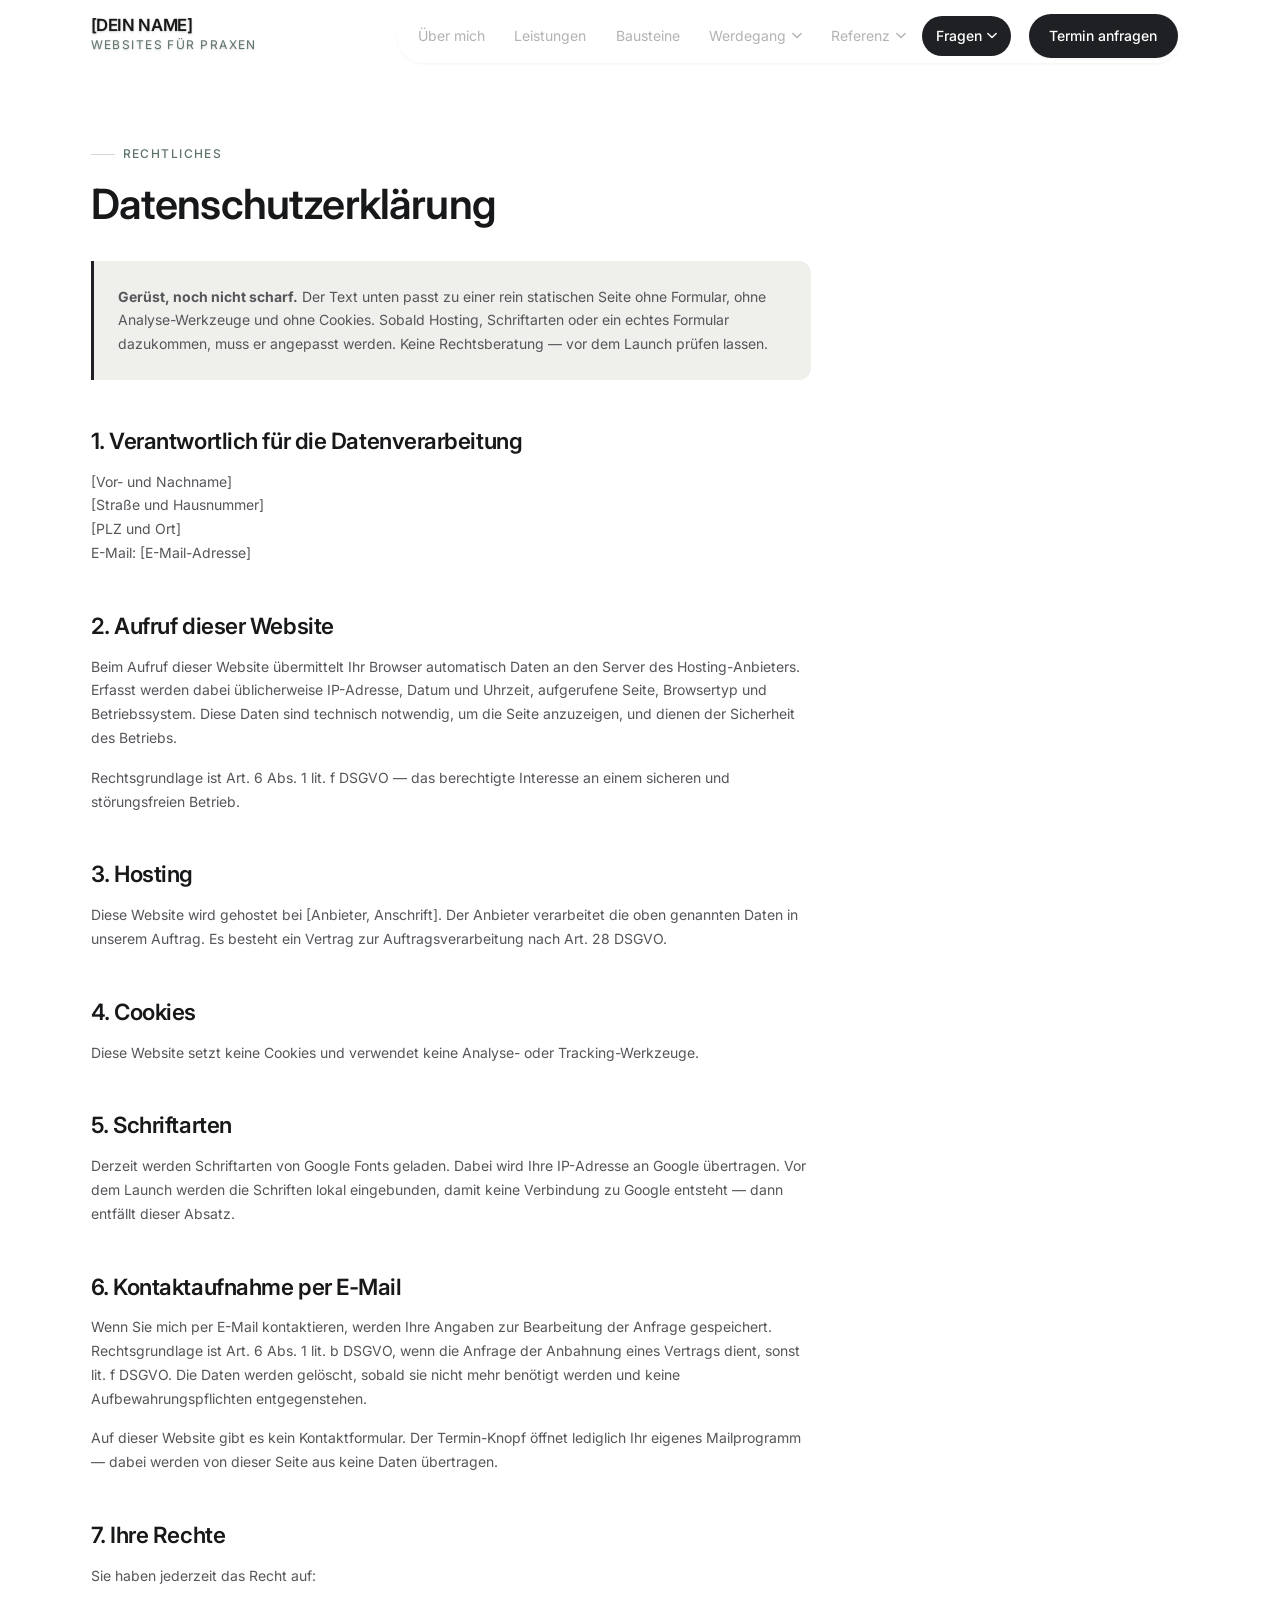
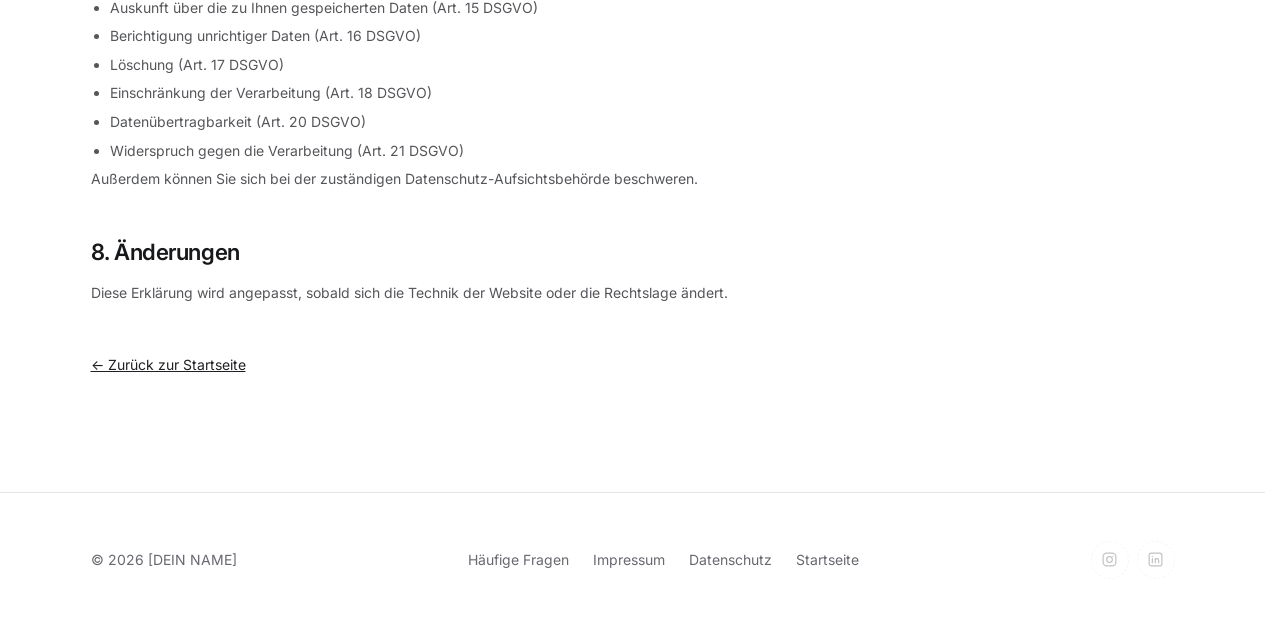
<file: HTML/datenschutz.html>
<!DOCTYPE html>
<html lang="de">
<head>
  <meta charset="UTF-8" />
  <meta name="viewport" content="width=device-width, initial-scale=1.0" />
  <title>Datenschutz — [DEIN NAME]</title>
  <meta name="description" content="Datenschutzerklärung." />
  <meta name="robots" content="noindex" />
  <meta name="theme-color" content="#1F2023" />
  <link rel="icon" href="data:," />

  <link rel="preconnect" href="https://fonts.googleapis.com" />
  <link rel="preconnect" href="https://fonts.gstatic.com" crossorigin />
  <link href="https://fonts.googleapis.com/css2?family=Inter:wght@400;500;600&display=swap" rel="stylesheet" />

  <link rel="stylesheet" href="../CSS/tokens.css" />
  <link rel="stylesheet" href="../CSS/styles.css" />
</head>

<body>

<a class="skip-link" href="#inhalt">Zum Inhalt springen</a>

<div class="logo-band">
  <div class="container">
    <a class="nav-logo" href="../index.html">
      [DEIN NAME]
      <small>Websites für Praxen</small>
    </a>
  </div>
</div>

<header class="nav ist-unterseite">
  <div class="container">

    <button class="nav-toggle" type="button" aria-expanded="false" aria-controls="hauptmenue">
      <span class="nav-toggle-striche" aria-hidden="true">
        <span></span><span></span><span></span>
      </span>
      <span class="sr-only">Menü öffnen</span>
    </button>

    <!-- ══ DIE LEISTE ══
         Auf jeder Seite dieselbe: von hier kommt man überallhin, ohne
         den Umweg über die Startseite. Punkte, die von hier wegführen,
         stehen blasser da (siehe .ist-unterseite in styles.css) und
         hellen unter der Maus wieder auf — klickbar sind sie immer.

         ACHTUNG: Dieser Block steht an sechs Stellen — index.html und
         die fünf Seiten in HTML/. Änderst du ihn hier, zieh ihn überall
         nach. Der einzige Unterschied sind die Pfade:
           Startseite:  #ueber          HTML/portfolio.html
           Unterseite:  ../index.html#ueber   portfolio.html          -->
    <nav class="nav-links" id="hauptmenue" aria-label="Hauptmenü">

      <!-- Übernimmt, sobald das Logo weggescrollt ist. Bewusst ein
           ganz normaler Menüpunkt, kein Knopf — er dimmt und leuchtet
           beim Scanner genauso mit wie die anderen. -->
      <a class="nav-heim" href="../index.html" aria-label="Zur Startseite" title="Startseite">
        <svg viewBox="0 0 24 24" fill="none" stroke="currentColor" stroke-width="1.7"
             stroke-linecap="round" stroke-linejoin="round" aria-hidden="true">
          <path d="M3.5 10.6L12 3.8l8.5 6.8" />
          <path d="M5.6 9.4V20h12.8V9.4" />
          <path d="M9.9 20v-5.4h4.2V20" />
        </svg>
        <span class="nav-heim-wort">Startseite</span>
      </a>

      <a href="../index.html#ueber">Über mich</a>
      <a href="../index.html#leistungen">Leistungen</a>
      <a href="../index.html#bausteine">Bausteine</a>

      <!-- Werdegang steckt in drei Blöcken — das Untermenü springt
           direkt zum richtigen. Keine eigenen Seiten. -->
      <div class="nav-gruppe">
        <button class="nav-aufklapp" type="button"
                aria-expanded="false" aria-controls="untermenue-werdegang">
          Werdegang
          <svg class="nav-pfeil" viewBox="0 0 12 8" aria-hidden="true">
            <path d="M1 1.6L6 6.4L11 1.6" fill="none" stroke="currentColor"
                  stroke-width="1.7" stroke-linecap="round" stroke-linejoin="round" />
          </svg>
        </button>
        <div class="nav-untermenue" id="untermenue-werdegang" hidden>
          <a href="../index.html#schulisch">Schulisch</a>
          <a href="../index.html#beruflich">Beruflich</a>
          <a href="../index.html#eigene-erfahrung">Eigene Erfahrung</a>
        </div>
      </div>

      <!-- Aufklapper: der Auslöser ist bewusst ein Knopf, kein Link.
           Der Weg zum Abschnitt selbst steht als erster Eintrag drin. -->
      <div class="nav-gruppe">
        <button class="nav-aufklapp" type="button"
                aria-expanded="false" aria-controls="untermenue-arbeiten">
          Referenz
          <svg class="nav-pfeil" viewBox="0 0 12 8" aria-hidden="true">
            <path d="M1 1.6L6 6.4L11 1.6" fill="none" stroke="currentColor"
                  stroke-width="1.7" stroke-linecap="round" stroke-linejoin="round" />
          </svg>
        </button>
        <div class="nav-untermenue" id="untermenue-arbeiten" hidden>
          <a href="../index.html#referenz">Referenz auf der Startseite</a>

          <!-- Zweite Ebene: fährt am Rechner nach rechts heraus.
               Jeder Eintrag öffnet die Portfolio-Seite gefiltert —
               dort ist dann nur dieses eine Fach zu sehen. -->
          <div class="nav-gruppe ist-tief">
            <button class="nav-aufklapp nav-aufklapp--tief" type="button"
                    aria-expanded="false" aria-controls="flyout-arbeiten">
              Portfolio &amp; Arbeiten
              <svg class="nav-pfeil" viewBox="0 0 12 8" aria-hidden="true">
                <path d="M1 1.6L6 6.4L11 1.6" fill="none" stroke="currentColor"
                      stroke-width="1.7" stroke-linecap="round" stroke-linejoin="round" />
              </svg>
            </button>

            <div class="nav-untermenue nav-flyout" id="flyout-arbeiten" hidden>
              <div>
                <p class="nav-spalte-titel">Nach Fachrichtung</p>
                <a href="portfolio.html#zahnmedizin">Zahnmedizin<span class="nav-menge">1</span></a>
                <a href="portfolio.html#allgemeinmedizin">Allgemeinmedizin</a>
                <a href="portfolio.html#gynaekologie">Gynäkologie</a>
                <a href="portfolio.html#physiotherapie">Physiotherapie<span class="nav-menge">1</span></a>
                <a href="portfolio.html#weitere">Weitere Betriebe</a>
              </div>
              <div>
                <p class="nav-spalte-titel">Zuletzt bearbeitet</p>
                <a href="referenz-zahnarzt.html">Zahnarztpraxis Pforzheim</a>
                <span class="nav-leer">Weitere folgen</span>
              </div>
              <a class="nav-alle" href="portfolio.html#alle">Alle Arbeiten ansehen →</a>
            </div>
          </div>
        </div>
      </div>

      <!-- Impressum und Datenschutz hängen hier mit drunter, damit man
           sie nicht nur ganz unten im Fuß findet. -->
      <div class="nav-gruppe">
        <button class="nav-aufklapp" type="button"
                aria-expanded="false" aria-controls="untermenue-fragen">
          Fragen
          <svg class="nav-pfeil" viewBox="0 0 12 8" aria-hidden="true">
            <path d="M1 1.6L6 6.4L11 1.6" fill="none" stroke="currentColor"
                  stroke-width="1.7" stroke-linecap="round" stroke-linejoin="round" />
          </svg>
        </button>
        <div class="nav-untermenue" id="untermenue-fragen" hidden>
          <a href="../index.html#faq">Die häufigsten hier</a>
          <a href="fragen.html">Alle Fragen &amp; Suche</a>
          <a href="impressum.html">Impressum</a>
          <a class="is-active" aria-current="page" href="datenschutz.html">Datenschutz</a>
        </div>
      </div>

      <a class="btn btn--primary" href="#" data-mail="link">Termin anfragen</a>
    </nav>
  </div>
</header>


<main id="inhalt">

  <section class="page-head">
    <div class="container">
      <span class="label">Rechtliches</span>
      <h1 style="font-size: var(--size-h2);">Datenschutzerklärung</h1>
    </div>
  </section>

  <section class="section" style="padding-top: 0;">
    <div class="container">
      <div class="prose">

        <p class="hinweis">
          <strong>Gerüst, noch nicht scharf.</strong> Der Text unten passt zu einer
          rein statischen Seite ohne Formular, ohne Analyse-Werkzeuge und ohne Cookies.
          Sobald Hosting, Schriftarten oder ein echtes Formular dazukommen, muss er
          angepasst werden. Keine Rechtsberatung — vor dem Launch prüfen lassen.
        </p>

        <h2>1. Verantwortlich für die Datenverarbeitung</h2>
        <p class="platzhalter">
          [Vor- und Nachname]<br />
          [Straße und Hausnummer]<br />
          [PLZ und Ort]<br />
          E-Mail: [E-Mail-Adresse]
        </p>

        <h2>2. Aufruf dieser Website</h2>
        <p>
          Beim Aufruf dieser Website übermittelt Ihr Browser automatisch Daten an den
          Server des Hosting-Anbieters. Erfasst werden dabei üblicherweise IP-Adresse,
          Datum und Uhrzeit, aufgerufene Seite, Browsertyp und Betriebssystem. Diese
          Daten sind technisch notwendig, um die Seite anzuzeigen, und dienen der
          Sicherheit des Betriebs.
        </p>
        <p>
          Rechtsgrundlage ist Art. 6 Abs. 1 lit. f DSGVO — das berechtigte Interesse
          an einem sicheren und störungsfreien Betrieb.
        </p>

        <h2>3. Hosting</h2>
        <p class="platzhalter">
          Diese Website wird gehostet bei [Anbieter, Anschrift]. Der Anbieter verarbeitet
          die oben genannten Daten in unserem Auftrag. Es besteht ein Vertrag zur
          Auftragsverarbeitung nach Art. 28 DSGVO.
        </p>

        <h2>4. Cookies</h2>
        <p>
          Diese Website setzt keine Cookies und verwendet keine Analyse- oder
          Tracking-Werkzeuge.
        </p>

        <h2>5. Schriftarten</h2>
        <p class="platzhalter">
          Derzeit werden Schriftarten von Google Fonts geladen. Dabei wird Ihre
          IP-Adresse an Google übertragen. Vor dem Launch werden die Schriften
          lokal eingebunden, damit keine Verbindung zu Google entsteht — dann
          entfällt dieser Absatz.
        </p>

        <h2>6. Kontaktaufnahme per E-Mail</h2>
        <p>
          Wenn Sie mich per E-Mail kontaktieren, werden Ihre Angaben zur Bearbeitung
          der Anfrage gespeichert. Rechtsgrundlage ist Art. 6 Abs. 1 lit. b DSGVO,
          wenn die Anfrage der Anbahnung eines Vertrags dient, sonst lit. f DSGVO.
          Die Daten werden gelöscht, sobald sie nicht mehr benötigt werden und keine
          Aufbewahrungspflichten entgegenstehen.
        </p>
        <p>
          Auf dieser Website gibt es kein Kontaktformular. Der Termin-Knopf öffnet
          lediglich Ihr eigenes Mailprogramm — dabei werden von dieser Seite aus
          keine Daten übertragen.
        </p>

        <h2>7. Ihre Rechte</h2>
        <p>Sie haben jederzeit das Recht auf:</p>
        <ul>
          <li>Auskunft über die zu Ihnen gespeicherten Daten (Art. 15 DSGVO)</li>
          <li>Berichtigung unrichtiger Daten (Art. 16 DSGVO)</li>
          <li>Löschung (Art. 17 DSGVO)</li>
          <li>Einschränkung der Verarbeitung (Art. 18 DSGVO)</li>
          <li>Datenübertragbarkeit (Art. 20 DSGVO)</li>
          <li>Widerspruch gegen die Verarbeitung (Art. 21 DSGVO)</li>
        </ul>
        <p>
          Außerdem können Sie sich bei der zuständigen Datenschutz-Aufsichtsbehörde
          beschweren.
        </p>

        <h2>8. Änderungen</h2>
        <p>
          Diese Erklärung wird angepasst, sobald sich die Technik der Website oder
          die Rechtslage ändert.
        </p>

        <p style="margin-top: var(--space-5);">
          <a href="../index.html">← Zurück zur Startseite</a>
        </p>

      </div>
    </div>
  </section>

</main>


<footer class="footer">
  <div class="container">
    <p>© <span data-jahr>2026</span> [DEIN NAME]</p>
    <nav aria-label="Rechtliches">
      <a href="fragen.html">Häufige Fragen</a>
      <a href="impressum.html">Impressum</a>
      <a href="datenschutz.html">Datenschutz</a>
      <a href="../index.html">Startseite</a>
    </nav>

    <!-- Noch ohne Ziel. Sobald die Profile stehen: href="…" ergänzen,
         dann sind die Knöpfe sofort klickbar. -->
    <div class="sozial">
      <a class="sozial-knopf" aria-label="Instagram" title="Instagram — Link folgt">
        <svg viewBox="0 0 24 24" fill="none" stroke="currentColor" stroke-width="1.7"
             stroke-linecap="round" stroke-linejoin="round" aria-hidden="true">
          <rect x="3" y="3" width="18" height="18" rx="5" />
          <circle cx="12" cy="12" r="4" />
          <path d="M16.9 7.1h.01" />
        </svg>
      </a>
      <a class="sozial-knopf" aria-label="LinkedIn" title="LinkedIn — Link folgt">
        <svg viewBox="0 0 24 24" fill="none" stroke="currentColor" stroke-width="1.7"
             stroke-linecap="round" stroke-linejoin="round" aria-hidden="true">
          <rect x="3" y="3" width="18" height="18" rx="3" />
          <path d="M7.6 10.6v6M7.6 7.6h.01" />
          <path d="M11.6 16.6v-6M11.6 13.2c0-1.4 1-2.4 2.4-2.4s2.4 1 2.4 2.4v3.4" />
        </svg>
      </a>
    </div>
  </div>
</footer>

<script src="../JAVA/main.js"></script>

</body>
</html>
</file>
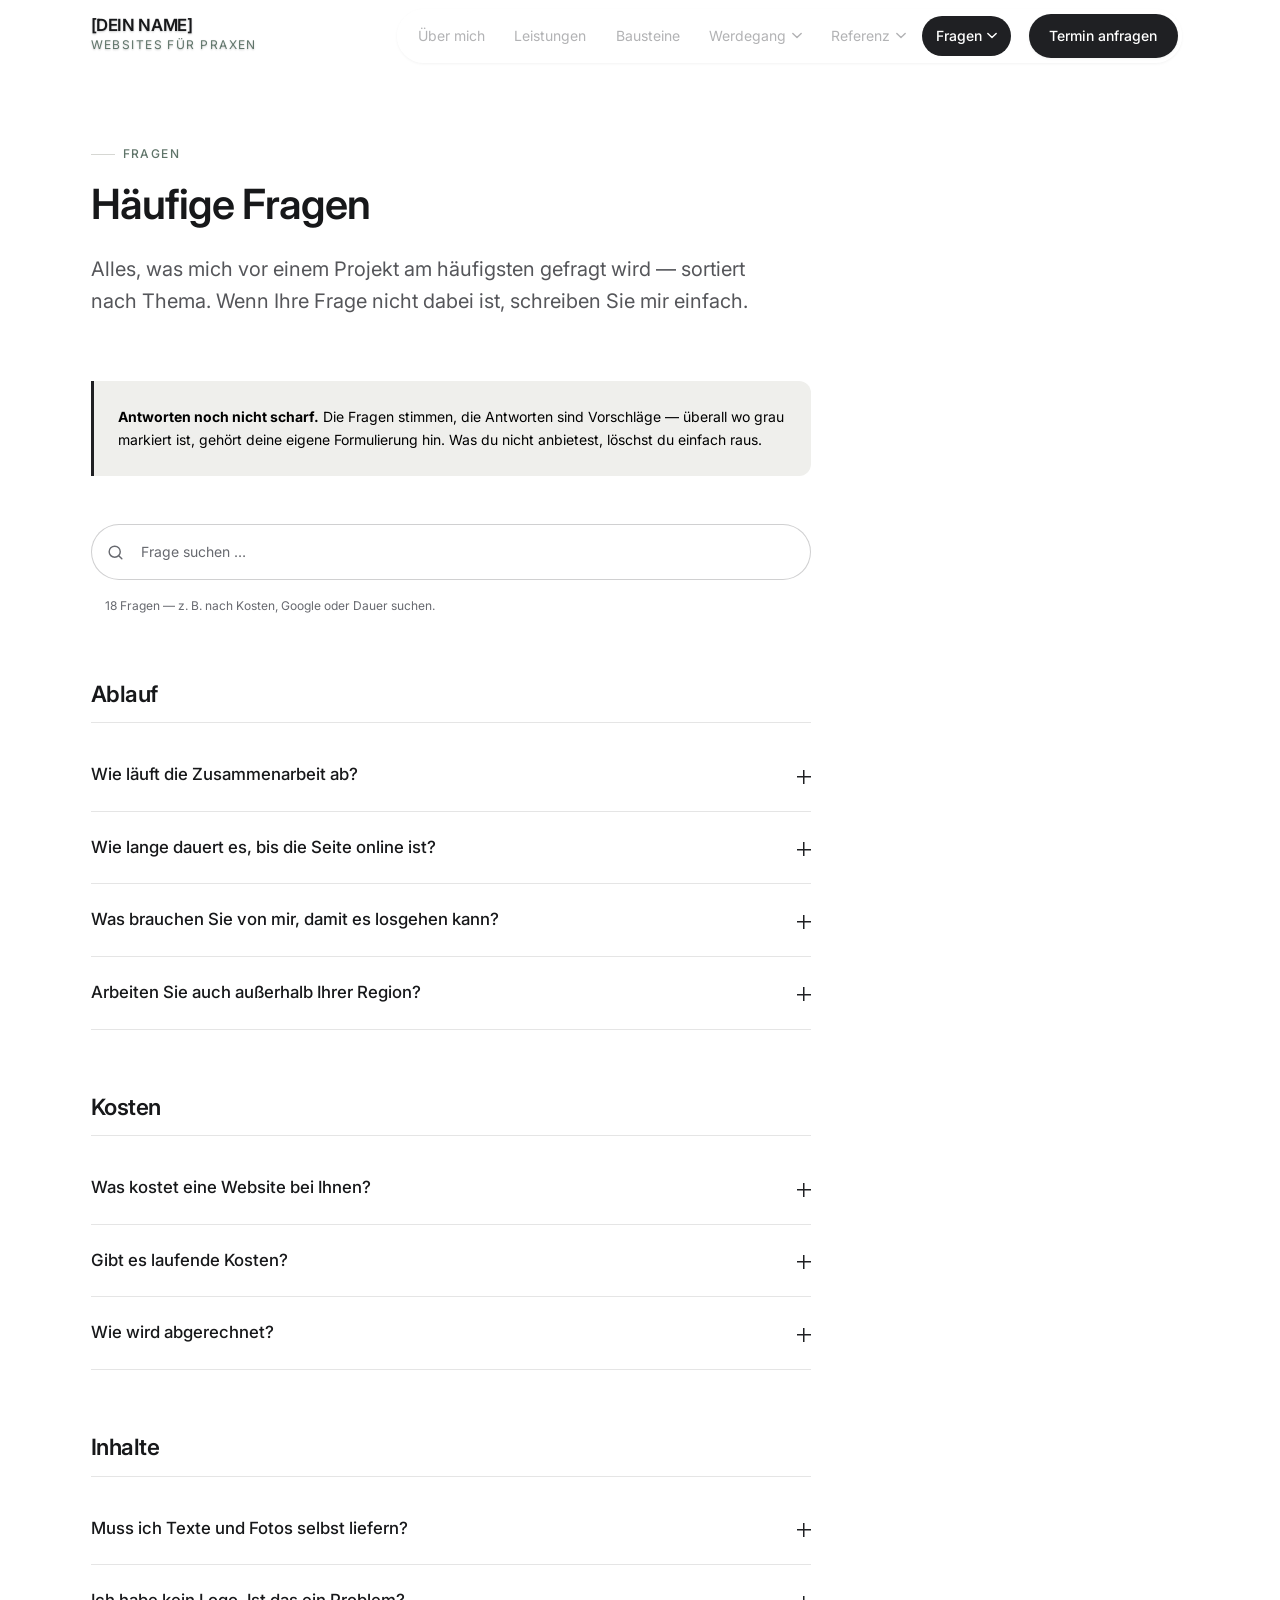
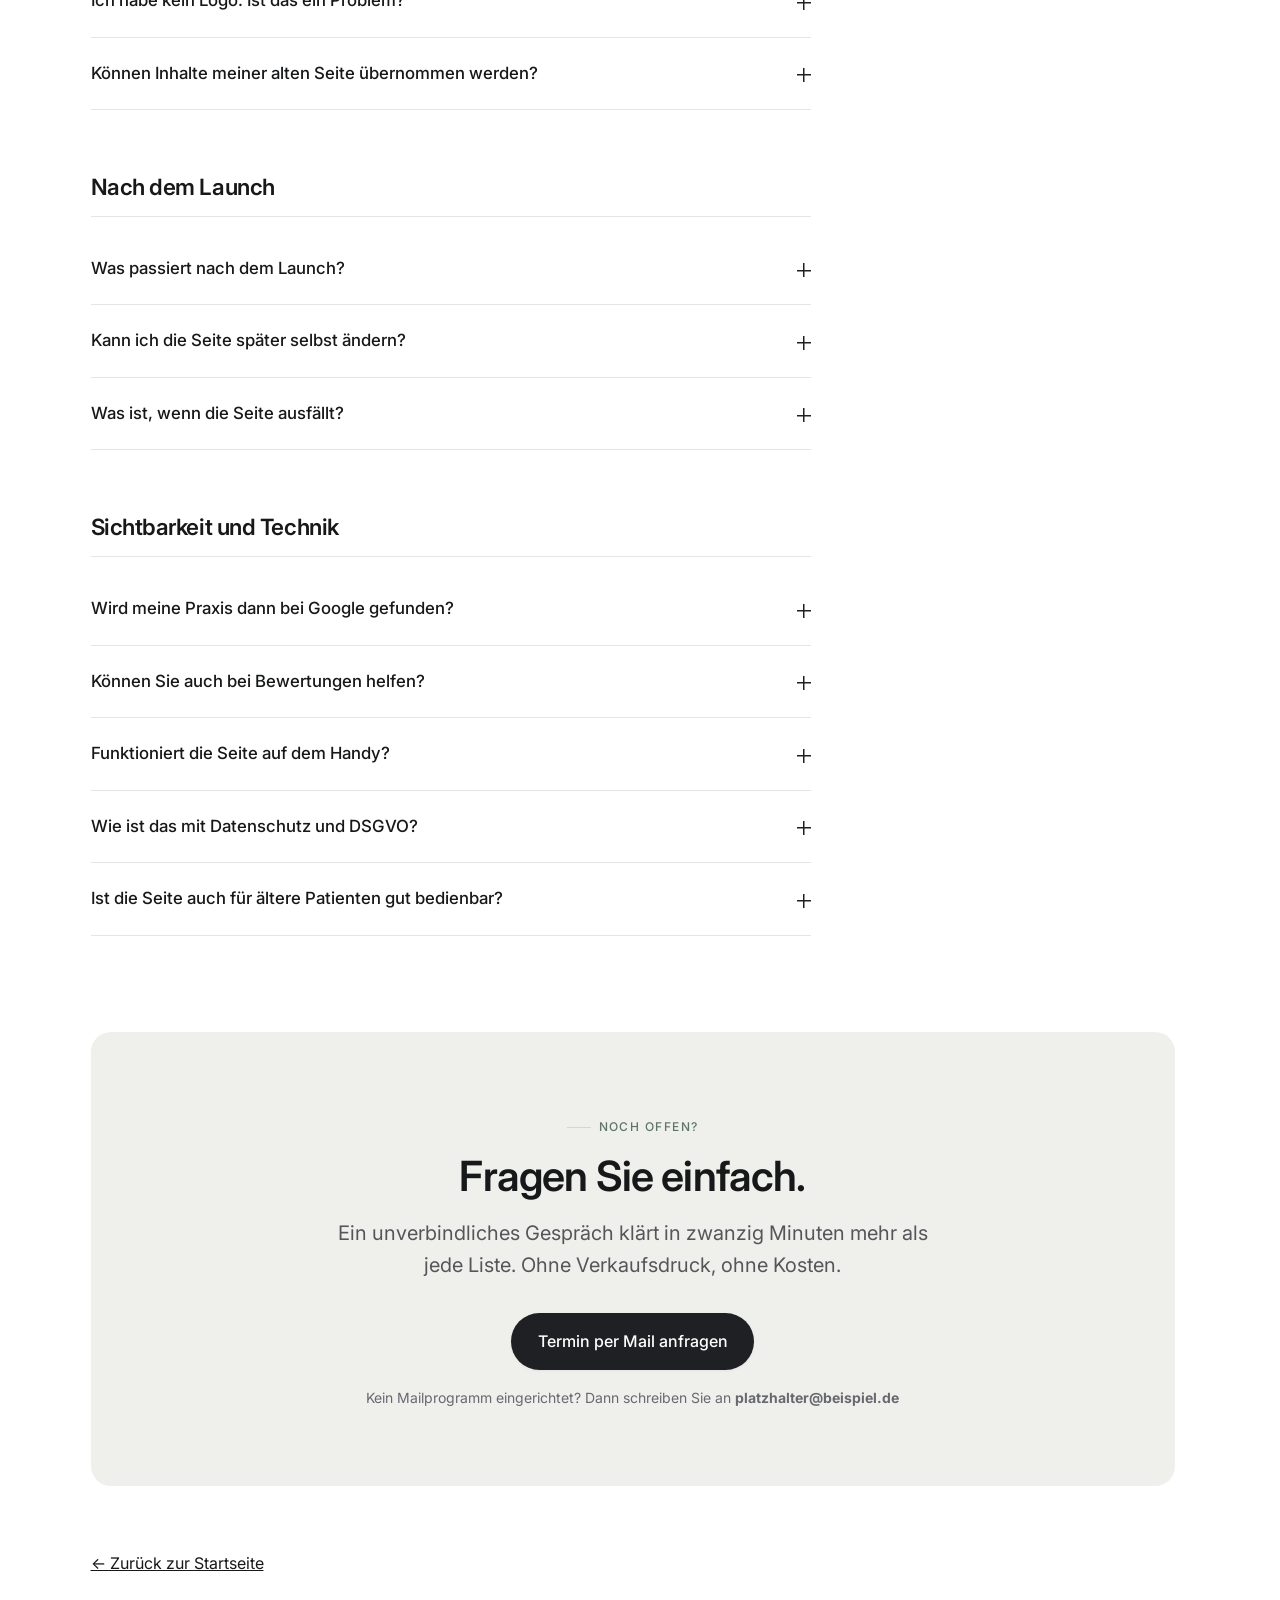
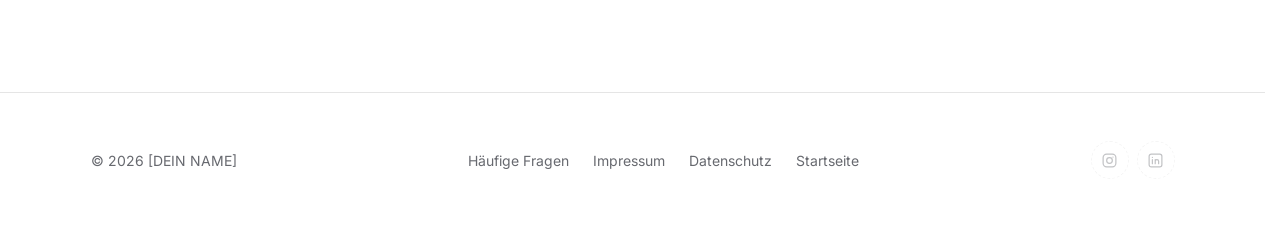
<file: HTML/fragen.html>
<!DOCTYPE html>
<html lang="de">
<head>
  <meta charset="UTF-8" />
  <meta name="viewport" content="width=device-width, initial-scale=1.0" />
  <title>Häufige Fragen — [DEIN NAME]</title>
  <meta name="description" content="Antworten auf die Fragen, die vor einem Website-Projekt am häufigsten kommen: Kosten, Ablauf, Inhalte, Google." />
  <meta name="robots" content="noindex" />
  <meta name="theme-color" content="#1F2023" />
  <link rel="icon" href="data:," />

  <link rel="preconnect" href="https://fonts.googleapis.com" />
  <link rel="preconnect" href="https://fonts.gstatic.com" crossorigin />
  <link href="https://fonts.googleapis.com/css2?family=Inter:wght@400;500;600&display=swap" rel="stylesheet" />

  <link rel="stylesheet" href="../CSS/tokens.css" />
  <link rel="stylesheet" href="../CSS/styles.css" />
</head>

<body>

<a class="skip-link" href="#inhalt">Zum Inhalt springen</a>

<div class="logo-band">
  <div class="container">
    <a class="nav-logo" href="../index.html">
      [DEIN NAME]
      <small>Websites für Praxen</small>
    </a>
  </div>
</div>

<header class="nav ist-unterseite">
  <div class="container">

    <button class="nav-toggle" type="button" aria-expanded="false" aria-controls="hauptmenue">
      <span class="nav-toggle-striche" aria-hidden="true">
        <span></span><span></span><span></span>
      </span>
      <span class="sr-only">Menü öffnen</span>
    </button>

    <!-- ══ DIE LEISTE ══
         Auf jeder Seite dieselbe: von hier kommt man überallhin, ohne
         den Umweg über die Startseite. Punkte, die von hier wegführen,
         stehen blasser da (siehe .ist-unterseite in styles.css) und
         hellen unter der Maus wieder auf — klickbar sind sie immer.

         ACHTUNG: Dieser Block steht an sechs Stellen — index.html und
         die fünf Seiten in HTML/. Änderst du ihn hier, zieh ihn überall
         nach. Der einzige Unterschied sind die Pfade:
           Startseite:  #ueber          HTML/portfolio.html
           Unterseite:  ../index.html#ueber   portfolio.html          -->
    <nav class="nav-links" id="hauptmenue" aria-label="Hauptmenü">

      <!-- Übernimmt, sobald das Logo weggescrollt ist. Bewusst ein
           ganz normaler Menüpunkt, kein Knopf — er dimmt und leuchtet
           beim Scanner genauso mit wie die anderen. -->
      <a class="nav-heim" href="../index.html" aria-label="Zur Startseite" title="Startseite">
        <svg viewBox="0 0 24 24" fill="none" stroke="currentColor" stroke-width="1.7"
             stroke-linecap="round" stroke-linejoin="round" aria-hidden="true">
          <path d="M3.5 10.6L12 3.8l8.5 6.8" />
          <path d="M5.6 9.4V20h12.8V9.4" />
          <path d="M9.9 20v-5.4h4.2V20" />
        </svg>
        <span class="nav-heim-wort">Startseite</span>
      </a>

      <a href="../index.html#ueber">Über mich</a>
      <a href="../index.html#leistungen">Leistungen</a>
      <a href="../index.html#bausteine">Bausteine</a>

      <!-- Werdegang steckt in drei Blöcken — das Untermenü springt
           direkt zum richtigen. Keine eigenen Seiten. -->
      <div class="nav-gruppe">
        <button class="nav-aufklapp" type="button"
                aria-expanded="false" aria-controls="untermenue-werdegang">
          Werdegang
          <svg class="nav-pfeil" viewBox="0 0 12 8" aria-hidden="true">
            <path d="M1 1.6L6 6.4L11 1.6" fill="none" stroke="currentColor"
                  stroke-width="1.7" stroke-linecap="round" stroke-linejoin="round" />
          </svg>
        </button>
        <div class="nav-untermenue" id="untermenue-werdegang" hidden>
          <a href="../index.html#schulisch">Schulisch</a>
          <a href="../index.html#beruflich">Beruflich</a>
          <a href="../index.html#eigene-erfahrung">Eigene Erfahrung</a>
        </div>
      </div>

      <!-- Aufklapper: der Auslöser ist bewusst ein Knopf, kein Link.
           Der Weg zum Abschnitt selbst steht als erster Eintrag drin. -->
      <div class="nav-gruppe">
        <button class="nav-aufklapp" type="button"
                aria-expanded="false" aria-controls="untermenue-arbeiten">
          Referenz
          <svg class="nav-pfeil" viewBox="0 0 12 8" aria-hidden="true">
            <path d="M1 1.6L6 6.4L11 1.6" fill="none" stroke="currentColor"
                  stroke-width="1.7" stroke-linecap="round" stroke-linejoin="round" />
          </svg>
        </button>
        <div class="nav-untermenue" id="untermenue-arbeiten" hidden>
          <a href="../index.html#referenz">Referenz auf der Startseite</a>

          <!-- Zweite Ebene: fährt am Rechner nach rechts heraus.
               Jeder Eintrag öffnet die Portfolio-Seite gefiltert —
               dort ist dann nur dieses eine Fach zu sehen. -->
          <div class="nav-gruppe ist-tief">
            <button class="nav-aufklapp nav-aufklapp--tief" type="button"
                    aria-expanded="false" aria-controls="flyout-arbeiten">
              Portfolio &amp; Arbeiten
              <svg class="nav-pfeil" viewBox="0 0 12 8" aria-hidden="true">
                <path d="M1 1.6L6 6.4L11 1.6" fill="none" stroke="currentColor"
                      stroke-width="1.7" stroke-linecap="round" stroke-linejoin="round" />
              </svg>
            </button>

            <div class="nav-untermenue nav-flyout" id="flyout-arbeiten" hidden>
              <div>
                <p class="nav-spalte-titel">Nach Fachrichtung</p>
                <a href="portfolio.html#zahnmedizin">Zahnmedizin<span class="nav-menge">1</span></a>
                <a href="portfolio.html#allgemeinmedizin">Allgemeinmedizin</a>
                <a href="portfolio.html#gynaekologie">Gynäkologie</a>
                <a href="portfolio.html#physiotherapie">Physiotherapie<span class="nav-menge">1</span></a>
                <a href="portfolio.html#weitere">Weitere Betriebe</a>
              </div>
              <div>
                <p class="nav-spalte-titel">Zuletzt bearbeitet</p>
                <a href="referenz-zahnarzt.html">Zahnarztpraxis Pforzheim</a>
                <span class="nav-leer">Weitere folgen</span>
              </div>
              <a class="nav-alle" href="portfolio.html#alle">Alle Arbeiten ansehen →</a>
            </div>
          </div>
        </div>
      </div>

      <!-- Impressum und Datenschutz hängen hier mit drunter, damit man
           sie nicht nur ganz unten im Fuß findet. -->
      <div class="nav-gruppe">
        <button class="nav-aufklapp" type="button"
                aria-expanded="false" aria-controls="untermenue-fragen">
          Fragen
          <svg class="nav-pfeil" viewBox="0 0 12 8" aria-hidden="true">
            <path d="M1 1.6L6 6.4L11 1.6" fill="none" stroke="currentColor"
                  stroke-width="1.7" stroke-linecap="round" stroke-linejoin="round" />
          </svg>
        </button>
        <div class="nav-untermenue" id="untermenue-fragen" hidden>
          <a href="../index.html#faq">Die häufigsten hier</a>
          <a class="is-active" aria-current="page" href="fragen.html">Alle Fragen &amp; Suche</a>
          <a href="impressum.html">Impressum</a>
          <a href="datenschutz.html">Datenschutz</a>
        </div>
      </div>

      <a class="btn btn--primary" href="#" data-mail="link">Termin anfragen</a>
    </nav>
  </div>
</header>


<main id="inhalt">

  <section class="page-head">
    <div class="container">
      <span class="label">Fragen</span>
      <h1 style="font-size: var(--size-h2); max-width: 20ch;">Häufige Fragen</h1>
      <p class="lead" style="margin-top: var(--space-3); max-width: 54ch;">
        Alles, was mich vor einem Projekt am häufigsten gefragt wird — sortiert
        nach Thema. Wenn Ihre Frage nicht dabei ist, schreiben Sie mir einfach.
      </p>
    </div>
  </section>

  <section class="section" style="padding-top: var(--space-4);">
    <div class="container">

      <p class="hinweis" style="max-width: var(--container-text);">
        <strong>Antworten noch nicht scharf.</strong> Die Fragen stimmen, die
        Antworten sind Vorschläge — überall wo grau markiert ist, gehört deine
        eigene Formulierung hin. Was du nicht anbietest, löschst du einfach raus.
      </p>

      <!-- ══ SUCHE ══
           Läuft im Browser, kein Server, keine Datenbank: bei knapp
           zwanzig Fragen ist das sofort da und es verlässt keine
           Eingabe das Gerät. Ohne JavaScript bleibt das Feld
           ausgeblendet und die Liste ist vollständig da. -->
      <form class="fragen-suche" role="search" data-fragen-suche hidden
            onsubmit="return false;">
        <label class="sr-only" for="fragen-feld">Fragen durchsuchen</label>
        <div class="fragen-feld-rahmen">
          <svg class="fragen-lupe" viewBox="0 0 24 24" fill="none" stroke="currentColor"
               stroke-width="1.8" stroke-linecap="round" aria-hidden="true">
            <circle cx="11" cy="11" r="7" />
            <path d="M20 20l-3.6-3.6" />
          </svg>
          <!-- Kurz halten: auf dem Handy ist das Feld rund 225 px
               breit, alles Längere wird abgeschnitten. Die Beispiele
               stehen deshalb in der Zeile darunter. -->
          <input class="fragen-feld" id="fragen-feld" type="search"
                 placeholder="Frage suchen …" autocomplete="off" />
          <button class="fragen-leeren" type="button" data-fragen-leeren hidden
                  aria-label="Suche zurücksetzen">
            <svg viewBox="0 0 24 24" fill="none" stroke="currentColor" stroke-width="1.8"
                 stroke-linecap="round" aria-hidden="true">
              <path d="M6 6l12 12M18 6L6 18" />
            </svg>
          </button>
        </div>
        <p class="fragen-treffer" data-fragen-treffer aria-live="polite"></p>
      </form>


      <!-- ══ DIE FRAGEN ══
           data-stichworte fängt ab, wonach jemand sucht, ohne dass
           das Wort in der Frage steht: "teuer" für Kosten, "SEO" für
           Google. Kommt eine neue Frage dazu, hier ein paar Wörter
           mitgeben — das ist die ganze "Datenbank". -->
      <div class="fragen-liste" data-fragen-liste>

        <section class="fragen-gruppe">
          <h2>Ablauf</h2>

          <details class="faq-item" data-stichworte="ablauf start beginn schritte vorgehen erstgespraech kennenlernen wie laeuft">
            <summary>Wie läuft die Zusammenarbeit ab?</summary>
            <div class="faq-answer">
              <span class="platzhalter">
                Erst ein kurzes Gespräch, in dem ich verstehe, was Ihre Praxis
                braucht. Danach bekommen Sie ein festes Angebot. Wenn es passt,
                baue ich einen ersten Entwurf, den wir gemeinsam durchgehen, bis
                er sitzt. Zum Schluss geht die Seite online.
              </span>
            </div>
          </details>

          <details class="faq-item" data-stichworte="dauer zeit wochen wann fertig schnell termin lange">
            <summary>Wie lange dauert es, bis die Seite online ist?</summary>
            <div class="faq-answer">
              <span class="platzhalter">
                In der Regel wenige Wochen. Der größte Faktor sind meist die Texte
                und Bilder, die von Ihnen kommen — dabei helfe ich aber.
              </span>
            </div>
          </details>

          <details class="faq-item" data-stichworte="brauchen benoetigt unterlagen vorbereitung was muss ich liefern anfang">
            <summary>Was brauchen Sie von mir, damit es losgehen kann?</summary>
            <div class="faq-answer">
              <span class="platzhalter">
                Für das erste Gespräch nichts außer einer halben Stunde Zeit.
                Später brauche ich Ihre Sprechzeiten, Leistungen und Kontaktdaten
                sowie Zugang zu einer bestehenden Seite, falls es eine gibt.
              </span>
            </div>
          </details>

          <details class="faq-item" data-stichworte="region entfernung umgebung pforzheim vor ort persoenlich anfahrt deutschlandweit">
            <summary>Arbeiten Sie auch außerhalb Ihrer Region?</summary>
            <div class="faq-answer">
              <span class="platzhalter">
                Ja. Das Erstgespräch führe ich gerne persönlich, alles Weitere geht
                genauso gut per Telefon und Video.
              </span>
            </div>
          </details>
        </section>


        <section class="fragen-gruppe">
          <h2>Kosten</h2>

          <details class="faq-item" data-stichworte="kosten preis teuer guenstig euro budget angebot bezahlen was kostet">
            <summary>Was kostet eine Website bei Ihnen?</summary>
            <div class="faq-answer">
              <span class="platzhalter">
                Das hängt vom Umfang ab. Nach einem kurzen Gespräch bekommen Sie ein
                festes Angebot — keine Stundenabrechnung, keine Überraschungen.
                Hier später deine tatsächliche Antwort einsetzen.
              </span>
            </div>
          </details>

          <details class="faq-item" data-stichworte="laufende kosten monatlich abo hosting domain gebuehr jaehrlich folgekosten">
            <summary>Gibt es laufende Kosten?</summary>
            <div class="faq-answer">
              <span class="platzhalter">
                Für Domain und Hosting fallen kleine Beträge an, die unabhängig von
                mir anfallen. Ob Sie das selbst übernehmen oder ich es für Sie
                mitmache, entscheiden Sie.
              </span>
            </div>
          </details>

          <details class="faq-item" data-stichworte="abrechnung rechnung zahlung raten anzahlung stunden pauschale wann zahlen">
            <summary>Wie wird abgerechnet?</summary>
            <div class="faq-answer">
              <span class="platzhalter">
                Zu einem festen Preis, der vorher feststeht. Wie er aufgeteilt wird —
                etwa eine Anzahlung zu Beginn und der Rest zum Launch — halten wir
                im Angebot fest.
              </span>
            </div>
          </details>
        </section>


        <section class="fragen-gruppe">
          <h2>Inhalte</h2>

          <details class="faq-item" data-stichworte="texte fotos bilder schreiben fotograf material inhalte liefern">
            <summary>Muss ich Texte und Fotos selbst liefern?</summary>
            <div class="faq-answer">
              <span class="platzhalter">
                Fotos von Praxis und Team sind wertvoll und sollten echt sein.
                Bei den Texten mache ich Vorschläge, die Sie nur noch korrigieren.
              </span>
            </div>
          </details>

          <details class="faq-item" data-stichworte="logo marke branding farben schriftart gestaltung corporate design">
            <summary>Ich habe kein Logo. Ist das ein Problem?</summary>
            <div class="faq-answer">
              <span class="platzhalter">
                Nein. Eine Praxis-Website funktioniert auch ohne Logo, wenn Schrift
                und Farben stimmen. Wenn Sie eines möchten, klären wir im Gespräch,
                was dafür nötig ist.
              </span>
            </div>
          </details>

          <details class="faq-item" data-stichworte="alte seite bestehende inhalte uebernehmen umzug migration vorhandene website">
            <summary>Können Inhalte meiner alten Seite übernommen werden?</summary>
            <div class="faq-answer">
              <span class="platzhalter">
                Meistens ja. Texte lassen sich übernehmen und überarbeiten, Bilder
                nur, wenn sie scharf genug sind. Was nicht mehr passt, lassen wir
                bewusst weg.
              </span>
            </div>
          </details>
        </section>


        <section class="fragen-gruppe">
          <h2>Nach dem Launch</h2>

          <details class="faq-item" data-stichworte="launch danach betreuung wartung support pflege weiter erreichbar">
            <summary>Was passiert nach dem Launch?</summary>
            <div class="faq-answer">
              <span class="platzhalter">
                Ich bleibe erreichbar. Auf Wunsch kümmere ich mich weiter um Hosting,
                Sicherheitszertifikat und Aktualisierungen, damit Sie sich um nichts
                kümmern müssen.
              </span>
            </div>
          </details>

          <details class="faq-item" data-stichworte="selbst aendern bearbeiten pflegen sprechzeiten urlaub aktualisieren cms zugang">
            <summary>Kann ich die Seite später selbst ändern?</summary>
            <div class="faq-answer">
              <span class="platzhalter">
                Kleine Änderungen wie Sprechzeiten oder Urlaubshinweise übernehme ich
                für Sie. Auf Wunsch richte ich Ihnen einen Bereich ein, in dem Sie das
                selbst erledigen können.
              </span>
            </div>
          </details>

          <details class="faq-item" data-stichworte="ausfall stoerung offline fehler nicht erreichbar panne notfall">
            <summary>Was ist, wenn die Seite ausfällt?</summary>
            <div class="faq-answer">
              <span class="platzhalter">
                Dann melden Sie sich, und ich kümmere mich darum. Wie schnell ich
                reagiere, halten wir vorher fest, damit Sie sich darauf verlassen
                können.
              </span>
            </div>
          </details>
        </section>


        <section class="fragen-gruppe">
          <h2>Sichtbarkeit und Technik</h2>

          <details class="faq-item" data-stichworte="google suche gefunden werden seo sichtbarkeit ranking maps eintrag">
            <summary>Wird meine Praxis dann bei Google gefunden?</summary>
            <div class="faq-answer">
              <span class="platzhalter">
                Die Seite wird technisch so gebaut, dass Google sie versteht, und ich
                richte den Google-Eintrag Ihrer Praxis ein oder bringe ihn in Ordnung.
                Einen bestimmten Platz kann seriös niemand versprechen.
              </span>
            </div>
          </details>

          <details class="faq-item" data-stichworte="rezensionen bewertungen sterne google bewertung feedback patienten meinungen">
            <summary>Können Sie auch bei Bewertungen helfen?</summary>
            <div class="faq-answer">
              <span class="platzhalter">
                Ja. Ich zeige Ihnen, wie Sie zufriedene Patienten auf einfachem Weg um
                eine Bewertung bitten — ohne Druck und ohne gekaufte Sterne.
              </span>
            </div>
          </details>

          <details class="faq-item" data-stichworte="handy mobil smartphone tablet responsive bildschirm klein iphone">
            <summary>Funktioniert die Seite auf dem Handy?</summary>
            <div class="faq-answer">
              <span class="platzhalter">
                Ja, und zwar zuerst. Die meisten Patienten suchen unterwegs — deshalb
                baue ich jede Seite von Anfang an für kleine Bildschirme und passe sie
                nach oben an.
              </span>
            </div>
          </details>

          <details class="faq-item" data-stichworte="datenschutz dsgvo cookies rechtssicher impressum abmahnung recht daten">
            <summary>Wie ist das mit Datenschutz und DSGVO?</summary>
            <div class="faq-answer">
              <span class="platzhalter">
                Ich baue die Seite so, dass so wenig Daten wie möglich anfallen —
                das erspart Cookie-Banner und Ärger. Impressum und
                Datenschutzerklärung bereite ich vor; rechtlich prüfen lassen müssen
                Sie sie selbst.
              </span>
            </div>
          </details>

          <details class="faq-item" data-stichworte="barrierefrei zugaenglich sehbehindert vorlesen kontrast schriftgroesse aelter">
            <summary>Ist die Seite auch für ältere Patienten gut bedienbar?</summary>
            <div class="faq-answer">
              <span class="platzhalter">
                Darauf achte ich besonders: ausreichend große Schrift, klare
                Kontraste, keine versteckten Bedienelemente. Was zählt, ist die
                Telefonnummer — und die muss man sofort finden.
              </span>
            </div>
          </details>
        </section>

      </div>


      <!-- Kommt nur, wenn die Suche nichts findet. Der Suchbegriff
           landet mit in der Mail, damit die Frage nicht verlorengeht. -->
      <div class="fragen-leer" data-fragen-leer hidden>
        <span class="fragen-leer-zeichen" aria-hidden="true">?</span>
        <h2>Oh nein — Ihre Frage ist ganz schön speziell.</h2>
        <p>
          Dazu steht hier nichts. Schreiben Sie mir einfach kurz Ihren Fall,
          dann antworte ich Ihnen persönlich. Ihr Suchbegriff steht in der Mail
          schon drin.
        </p>
        <div class="btn-row">
          <a class="btn btn--primary" href="#" data-mail="frage">Frage per Mail stellen</a>
        </div>
      </div>


      <div class="kontakt-box reveal" style="margin-top: var(--space-7);">
        <span class="label" style="justify-content: center;">Noch offen?</span>
        <h2>Fragen Sie einfach.</h2>
        <p class="lead" style="margin-top: var(--space-2);">
          Ein unverbindliches Gespräch klärt in zwanzig Minuten mehr als jede
          Liste. Ohne Verkaufsdruck, ohne Kosten.
        </p>
        <div class="btn-row">
          <a class="btn btn--primary" href="#" data-mail="link">Termin per Mail anfragen</a>
        </div>
        <p class="mail-hint">
          Kein Mailprogramm eingerichtet? Dann schreiben Sie an
          <strong data-mail="text">platzhalter@beispiel.de</strong>
        </p>
      </div>

      <p style="margin-top: var(--space-6);">
        <a href="../index.html">← Zurück zur Startseite</a>
      </p>

    </div>
  </section>

</main>


<footer class="footer">
  <div class="container">
    <p>© <span data-jahr>2026</span> [DEIN NAME]</p>
    <nav aria-label="Rechtliches">
      <a href="fragen.html">Häufige Fragen</a>
      <a href="impressum.html">Impressum</a>
      <a href="datenschutz.html">Datenschutz</a>
      <a href="../index.html">Startseite</a>
    </nav>

    <!-- Noch ohne Ziel. Sobald die Profile stehen: href="…" ergänzen,
         dann sind die Knöpfe sofort klickbar. -->
    <div class="sozial">
      <a class="sozial-knopf" aria-label="Instagram" title="Instagram — Link folgt">
        <svg viewBox="0 0 24 24" fill="none" stroke="currentColor" stroke-width="1.7"
             stroke-linecap="round" stroke-linejoin="round" aria-hidden="true">
          <rect x="3" y="3" width="18" height="18" rx="5" />
          <circle cx="12" cy="12" r="4" />
          <path d="M16.9 7.1h.01" />
        </svg>
      </a>
      <a class="sozial-knopf" aria-label="LinkedIn" title="LinkedIn — Link folgt">
        <svg viewBox="0 0 24 24" fill="none" stroke="currentColor" stroke-width="1.7"
             stroke-linecap="round" stroke-linejoin="round" aria-hidden="true">
          <rect x="3" y="3" width="18" height="18" rx="3" />
          <path d="M7.6 10.6v6M7.6 7.6h.01" />
          <path d="M11.6 16.6v-6M11.6 13.2c0-1.4 1-2.4 2.4-2.4s2.4 1 2.4 2.4v3.4" />
        </svg>
      </a>
    </div>
  </div>
</footer>

<script src="../JAVA/main.js"></script>

</body>
</html>
</file>
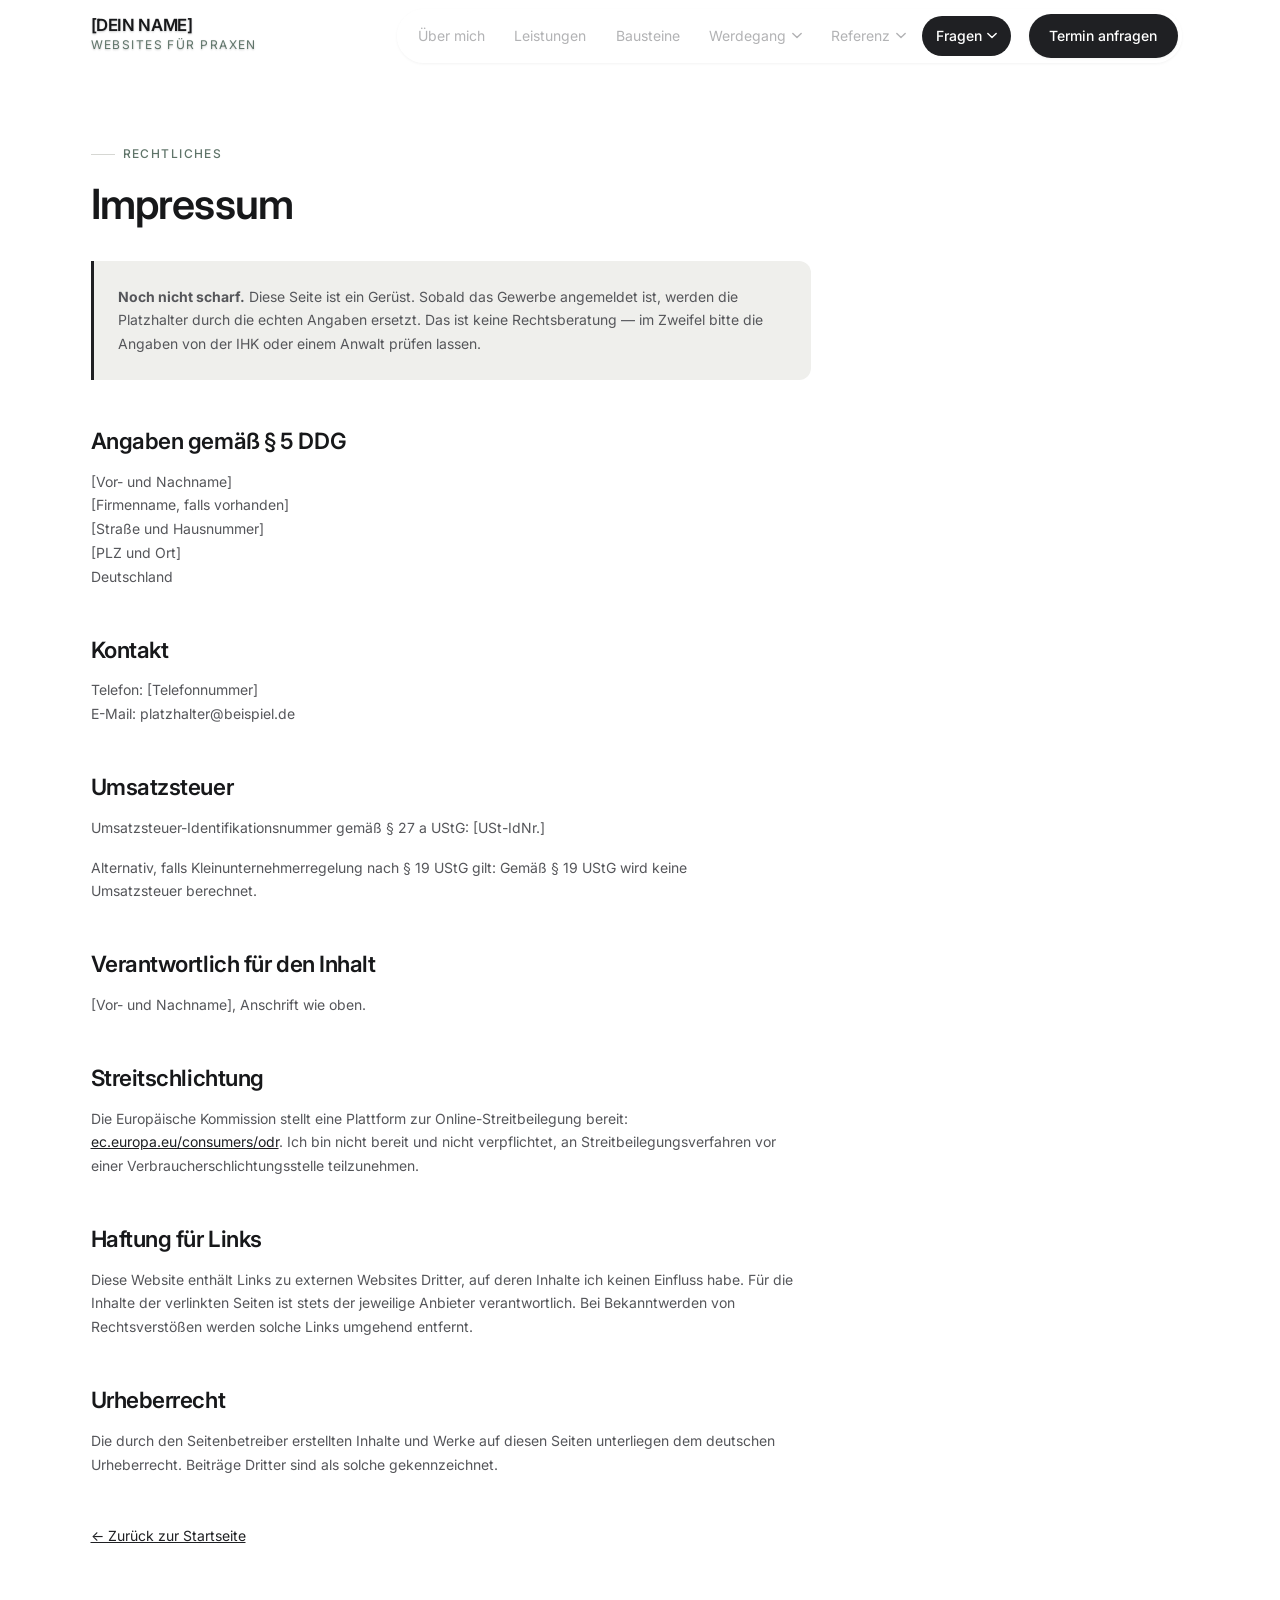
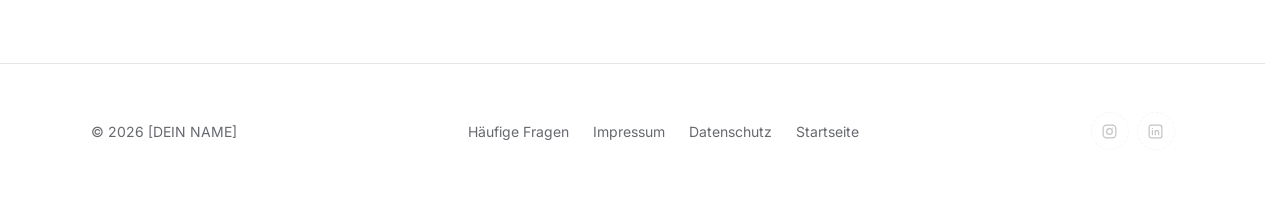
<file: HTML/impressum.html>
<!DOCTYPE html>
<html lang="de">
<head>
  <meta charset="UTF-8" />
  <meta name="viewport" content="width=device-width, initial-scale=1.0" />
  <title>Impressum — [DEIN NAME]</title>
  <meta name="description" content="Impressum und Anbieterkennzeichnung." />
  <meta name="robots" content="noindex" />
  <meta name="theme-color" content="#1F2023" />
  <link rel="icon" href="data:," />

  <link rel="preconnect" href="https://fonts.googleapis.com" />
  <link rel="preconnect" href="https://fonts.gstatic.com" crossorigin />
  <link href="https://fonts.googleapis.com/css2?family=Inter:wght@400;500;600&display=swap" rel="stylesheet" />

  <link rel="stylesheet" href="../CSS/tokens.css" />
  <link rel="stylesheet" href="../CSS/styles.css" />
</head>

<body>

<a class="skip-link" href="#inhalt">Zum Inhalt springen</a>

<div class="logo-band">
  <div class="container">
    <a class="nav-logo" href="../index.html">
      [DEIN NAME]
      <small>Websites für Praxen</small>
    </a>
  </div>
</div>

<header class="nav ist-unterseite">
  <div class="container">

    <button class="nav-toggle" type="button" aria-expanded="false" aria-controls="hauptmenue">
      <span class="nav-toggle-striche" aria-hidden="true">
        <span></span><span></span><span></span>
      </span>
      <span class="sr-only">Menü öffnen</span>
    </button>

    <!-- ══ DIE LEISTE ══
         Auf jeder Seite dieselbe: von hier kommt man überallhin, ohne
         den Umweg über die Startseite. Punkte, die von hier wegführen,
         stehen blasser da (siehe .ist-unterseite in styles.css) und
         hellen unter der Maus wieder auf — klickbar sind sie immer.

         ACHTUNG: Dieser Block steht an sechs Stellen — index.html und
         die fünf Seiten in HTML/. Änderst du ihn hier, zieh ihn überall
         nach. Der einzige Unterschied sind die Pfade:
           Startseite:  #ueber          HTML/portfolio.html
           Unterseite:  ../index.html#ueber   portfolio.html          -->
    <nav class="nav-links" id="hauptmenue" aria-label="Hauptmenü">

      <!-- Übernimmt, sobald das Logo weggescrollt ist. Bewusst ein
           ganz normaler Menüpunkt, kein Knopf — er dimmt und leuchtet
           beim Scanner genauso mit wie die anderen. -->
      <a class="nav-heim" href="../index.html" aria-label="Zur Startseite" title="Startseite">
        <svg viewBox="0 0 24 24" fill="none" stroke="currentColor" stroke-width="1.7"
             stroke-linecap="round" stroke-linejoin="round" aria-hidden="true">
          <path d="M3.5 10.6L12 3.8l8.5 6.8" />
          <path d="M5.6 9.4V20h12.8V9.4" />
          <path d="M9.9 20v-5.4h4.2V20" />
        </svg>
        <span class="nav-heim-wort">Startseite</span>
      </a>

      <a href="../index.html#ueber">Über mich</a>
      <a href="../index.html#leistungen">Leistungen</a>
      <a href="../index.html#bausteine">Bausteine</a>

      <!-- Werdegang steckt in drei Blöcken — das Untermenü springt
           direkt zum richtigen. Keine eigenen Seiten. -->
      <div class="nav-gruppe">
        <button class="nav-aufklapp" type="button"
                aria-expanded="false" aria-controls="untermenue-werdegang">
          Werdegang
          <svg class="nav-pfeil" viewBox="0 0 12 8" aria-hidden="true">
            <path d="M1 1.6L6 6.4L11 1.6" fill="none" stroke="currentColor"
                  stroke-width="1.7" stroke-linecap="round" stroke-linejoin="round" />
          </svg>
        </button>
        <div class="nav-untermenue" id="untermenue-werdegang" hidden>
          <a href="../index.html#schulisch">Schulisch</a>
          <a href="../index.html#beruflich">Beruflich</a>
          <a href="../index.html#eigene-erfahrung">Eigene Erfahrung</a>
        </div>
      </div>

      <!-- Aufklapper: der Auslöser ist bewusst ein Knopf, kein Link.
           Der Weg zum Abschnitt selbst steht als erster Eintrag drin. -->
      <div class="nav-gruppe">
        <button class="nav-aufklapp" type="button"
                aria-expanded="false" aria-controls="untermenue-arbeiten">
          Referenz
          <svg class="nav-pfeil" viewBox="0 0 12 8" aria-hidden="true">
            <path d="M1 1.6L6 6.4L11 1.6" fill="none" stroke="currentColor"
                  stroke-width="1.7" stroke-linecap="round" stroke-linejoin="round" />
          </svg>
        </button>
        <div class="nav-untermenue" id="untermenue-arbeiten" hidden>
          <a href="../index.html#referenz">Referenz auf der Startseite</a>

          <!-- Zweite Ebene: fährt am Rechner nach rechts heraus.
               Jeder Eintrag öffnet die Portfolio-Seite gefiltert —
               dort ist dann nur dieses eine Fach zu sehen. -->
          <div class="nav-gruppe ist-tief">
            <button class="nav-aufklapp nav-aufklapp--tief" type="button"
                    aria-expanded="false" aria-controls="flyout-arbeiten">
              Portfolio &amp; Arbeiten
              <svg class="nav-pfeil" viewBox="0 0 12 8" aria-hidden="true">
                <path d="M1 1.6L6 6.4L11 1.6" fill="none" stroke="currentColor"
                      stroke-width="1.7" stroke-linecap="round" stroke-linejoin="round" />
              </svg>
            </button>

            <div class="nav-untermenue nav-flyout" id="flyout-arbeiten" hidden>
              <div>
                <p class="nav-spalte-titel">Nach Fachrichtung</p>
                <a href="portfolio.html#zahnmedizin">Zahnmedizin<span class="nav-menge">1</span></a>
                <a href="portfolio.html#allgemeinmedizin">Allgemeinmedizin</a>
                <a href="portfolio.html#gynaekologie">Gynäkologie</a>
                <a href="portfolio.html#physiotherapie">Physiotherapie<span class="nav-menge">1</span></a>
                <a href="portfolio.html#weitere">Weitere Betriebe</a>
              </div>
              <div>
                <p class="nav-spalte-titel">Zuletzt bearbeitet</p>
                <a href="referenz-zahnarzt.html">Zahnarztpraxis Pforzheim</a>
                <span class="nav-leer">Weitere folgen</span>
              </div>
              <a class="nav-alle" href="portfolio.html#alle">Alle Arbeiten ansehen →</a>
            </div>
          </div>
        </div>
      </div>

      <!-- Impressum und Datenschutz hängen hier mit drunter, damit man
           sie nicht nur ganz unten im Fuß findet. -->
      <div class="nav-gruppe">
        <button class="nav-aufklapp" type="button"
                aria-expanded="false" aria-controls="untermenue-fragen">
          Fragen
          <svg class="nav-pfeil" viewBox="0 0 12 8" aria-hidden="true">
            <path d="M1 1.6L6 6.4L11 1.6" fill="none" stroke="currentColor"
                  stroke-width="1.7" stroke-linecap="round" stroke-linejoin="round" />
          </svg>
        </button>
        <div class="nav-untermenue" id="untermenue-fragen" hidden>
          <a href="../index.html#faq">Die häufigsten hier</a>
          <a href="fragen.html">Alle Fragen &amp; Suche</a>
          <a class="is-active" aria-current="page" href="impressum.html">Impressum</a>
          <a href="datenschutz.html">Datenschutz</a>
        </div>
      </div>

      <a class="btn btn--primary" href="#" data-mail="link">Termin anfragen</a>
    </nav>
  </div>
</header>


<main id="inhalt">

  <section class="page-head">
    <div class="container">
      <span class="label">Rechtliches</span>
      <h1 style="font-size: var(--size-h2);">Impressum</h1>
    </div>
  </section>

  <section class="section" style="padding-top: 0;">
    <div class="container">
      <div class="prose">

        <p class="hinweis">
          <strong>Noch nicht scharf.</strong> Diese Seite ist ein Gerüst.
          Sobald das Gewerbe angemeldet ist, werden die Platzhalter durch die
          echten Angaben ersetzt. Das ist keine Rechtsberatung — im Zweifel
          bitte die Angaben von der IHK oder einem Anwalt prüfen lassen.
        </p>

        <h2>Angaben gemäß § 5 DDG</h2>
        <p class="platzhalter">
          [Vor- und Nachname]<br />
          [Firmenname, falls vorhanden]<br />
          [Straße und Hausnummer]<br />
          [PLZ und Ort]<br />
          Deutschland
        </p>

        <h2>Kontakt</h2>
        <p>
          Telefon: <span class="platzhalter">[Telefonnummer]</span><br />
          E-Mail: <span data-mail="text">platzhalter@beispiel.de</span>
        </p>

        <h2>Umsatzsteuer</h2>
        <p class="platzhalter">
          Umsatzsteuer-Identifikationsnummer gemäß § 27 a UStG: [USt-IdNr.]
        </p>
        <p>
          Alternativ, falls Kleinunternehmerregelung nach § 19 UStG gilt:
          <span class="platzhalter">
            Gemäß § 19 UStG wird keine Umsatzsteuer berechnet.
          </span>
        </p>

        <h2>Verantwortlich für den Inhalt</h2>
        <p class="platzhalter">
          [Vor- und Nachname], Anschrift wie oben.
        </p>

        <h2>Streitschlichtung</h2>
        <p>
          Die Europäische Kommission stellt eine Plattform zur Online-Streitbeilegung
          bereit: <a href="https://ec.europa.eu/consumers/odr/" rel="noopener">ec.europa.eu/consumers/odr</a>.
          Ich bin nicht bereit und nicht verpflichtet, an Streitbeilegungsverfahren vor
          einer Verbraucherschlichtungsstelle teilzunehmen.
        </p>

        <h2>Haftung für Links</h2>
        <p>
          Diese Website enthält Links zu externen Websites Dritter, auf deren Inhalte
          ich keinen Einfluss habe. Für die Inhalte der verlinkten Seiten ist stets
          der jeweilige Anbieter verantwortlich. Bei Bekanntwerden von Rechtsverstößen
          werden solche Links umgehend entfernt.
        </p>

        <h2>Urheberrecht</h2>
        <p>
          Die durch den Seitenbetreiber erstellten Inhalte und Werke auf diesen Seiten
          unterliegen dem deutschen Urheberrecht. Beiträge Dritter sind als solche
          gekennzeichnet.
        </p>

        <p style="margin-top: var(--space-5);">
          <a href="../index.html">← Zurück zur Startseite</a>
        </p>

      </div>
    </div>
  </section>

</main>


<footer class="footer">
  <div class="container">
    <p>© <span data-jahr>2026</span> [DEIN NAME]</p>
    <nav aria-label="Rechtliches">
      <a href="fragen.html">Häufige Fragen</a>
      <a href="impressum.html">Impressum</a>
      <a href="datenschutz.html">Datenschutz</a>
      <a href="../index.html">Startseite</a>
    </nav>

    <!-- Noch ohne Ziel. Sobald die Profile stehen: href="…" ergänzen,
         dann sind die Knöpfe sofort klickbar. -->
    <div class="sozial">
      <a class="sozial-knopf" aria-label="Instagram" title="Instagram — Link folgt">
        <svg viewBox="0 0 24 24" fill="none" stroke="currentColor" stroke-width="1.7"
             stroke-linecap="round" stroke-linejoin="round" aria-hidden="true">
          <rect x="3" y="3" width="18" height="18" rx="5" />
          <circle cx="12" cy="12" r="4" />
          <path d="M16.9 7.1h.01" />
        </svg>
      </a>
      <a class="sozial-knopf" aria-label="LinkedIn" title="LinkedIn — Link folgt">
        <svg viewBox="0 0 24 24" fill="none" stroke="currentColor" stroke-width="1.7"
             stroke-linecap="round" stroke-linejoin="round" aria-hidden="true">
          <rect x="3" y="3" width="18" height="18" rx="3" />
          <path d="M7.6 10.6v6M7.6 7.6h.01" />
          <path d="M11.6 16.6v-6M11.6 13.2c0-1.4 1-2.4 2.4-2.4s2.4 1 2.4 2.4v3.4" />
        </svg>
      </a>
    </div>
  </div>
</footer>

<script src="../JAVA/main.js"></script>

</body>
</html>
</file>
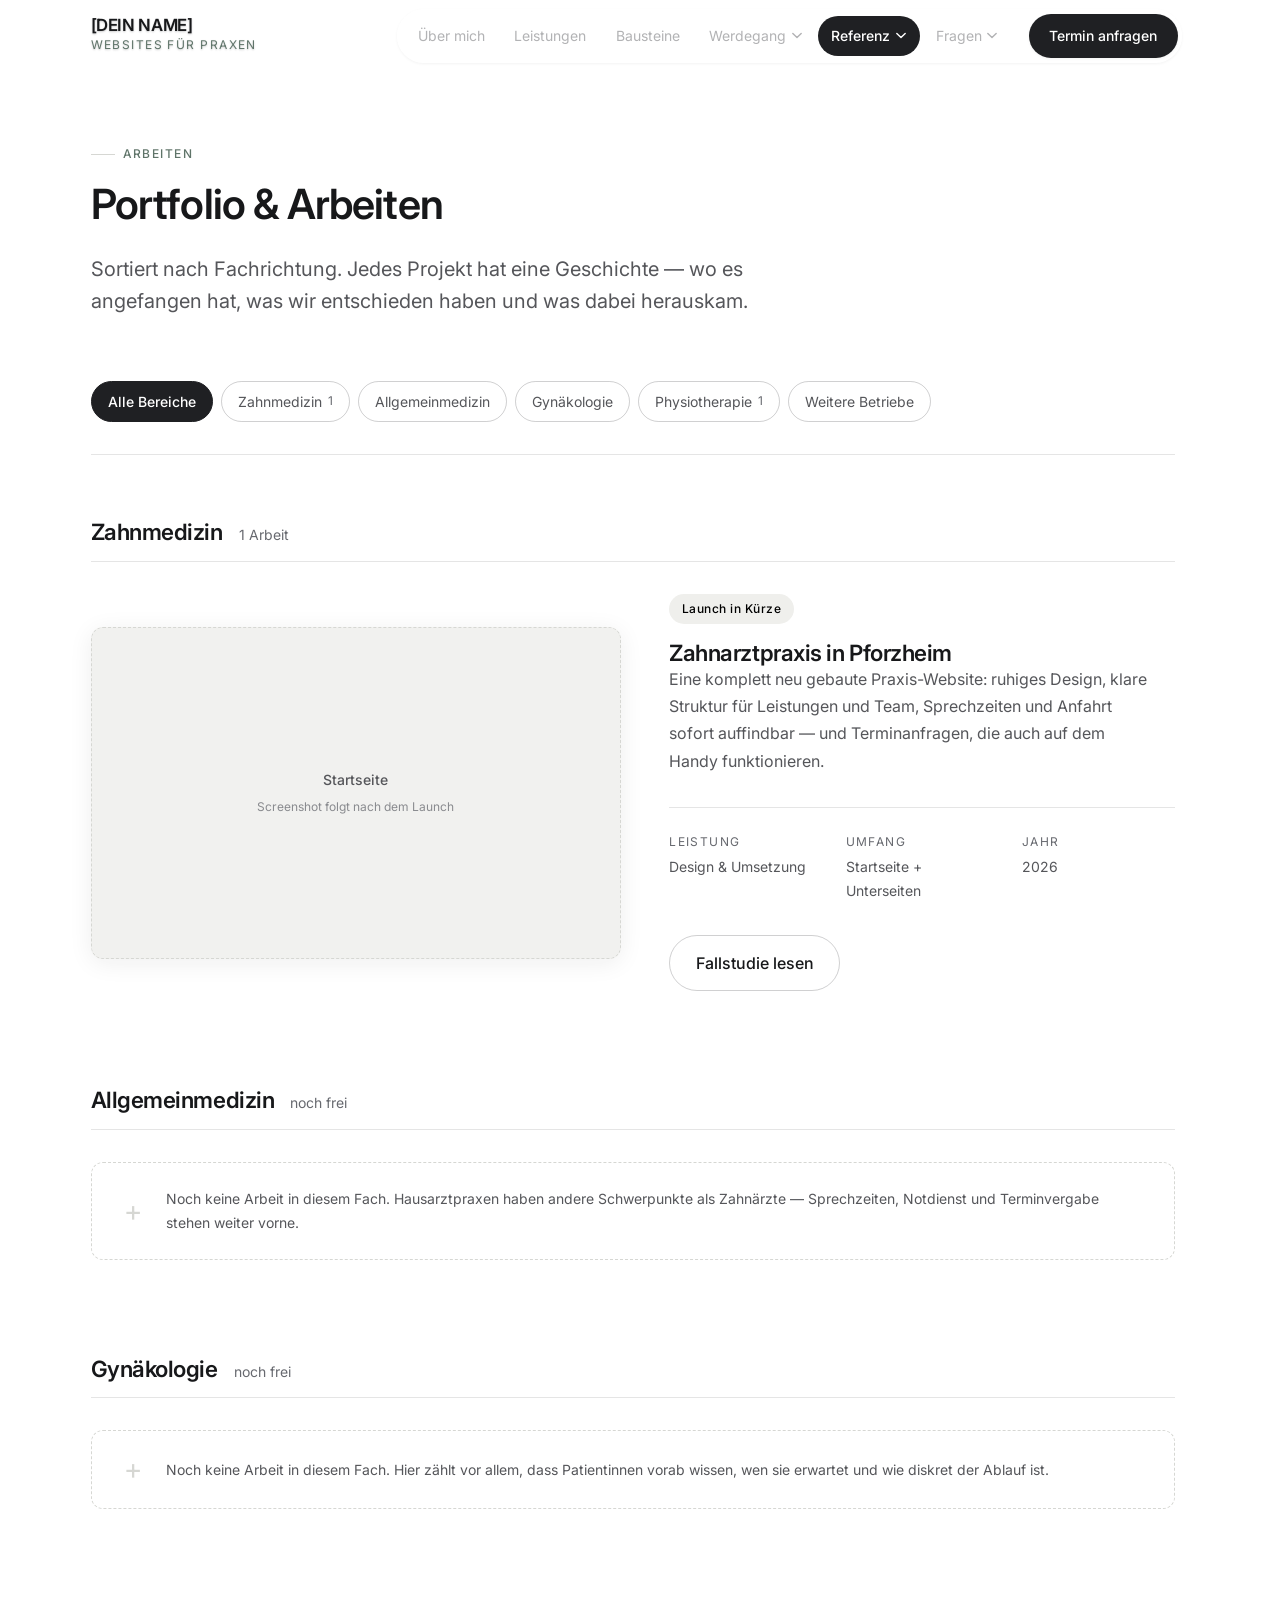
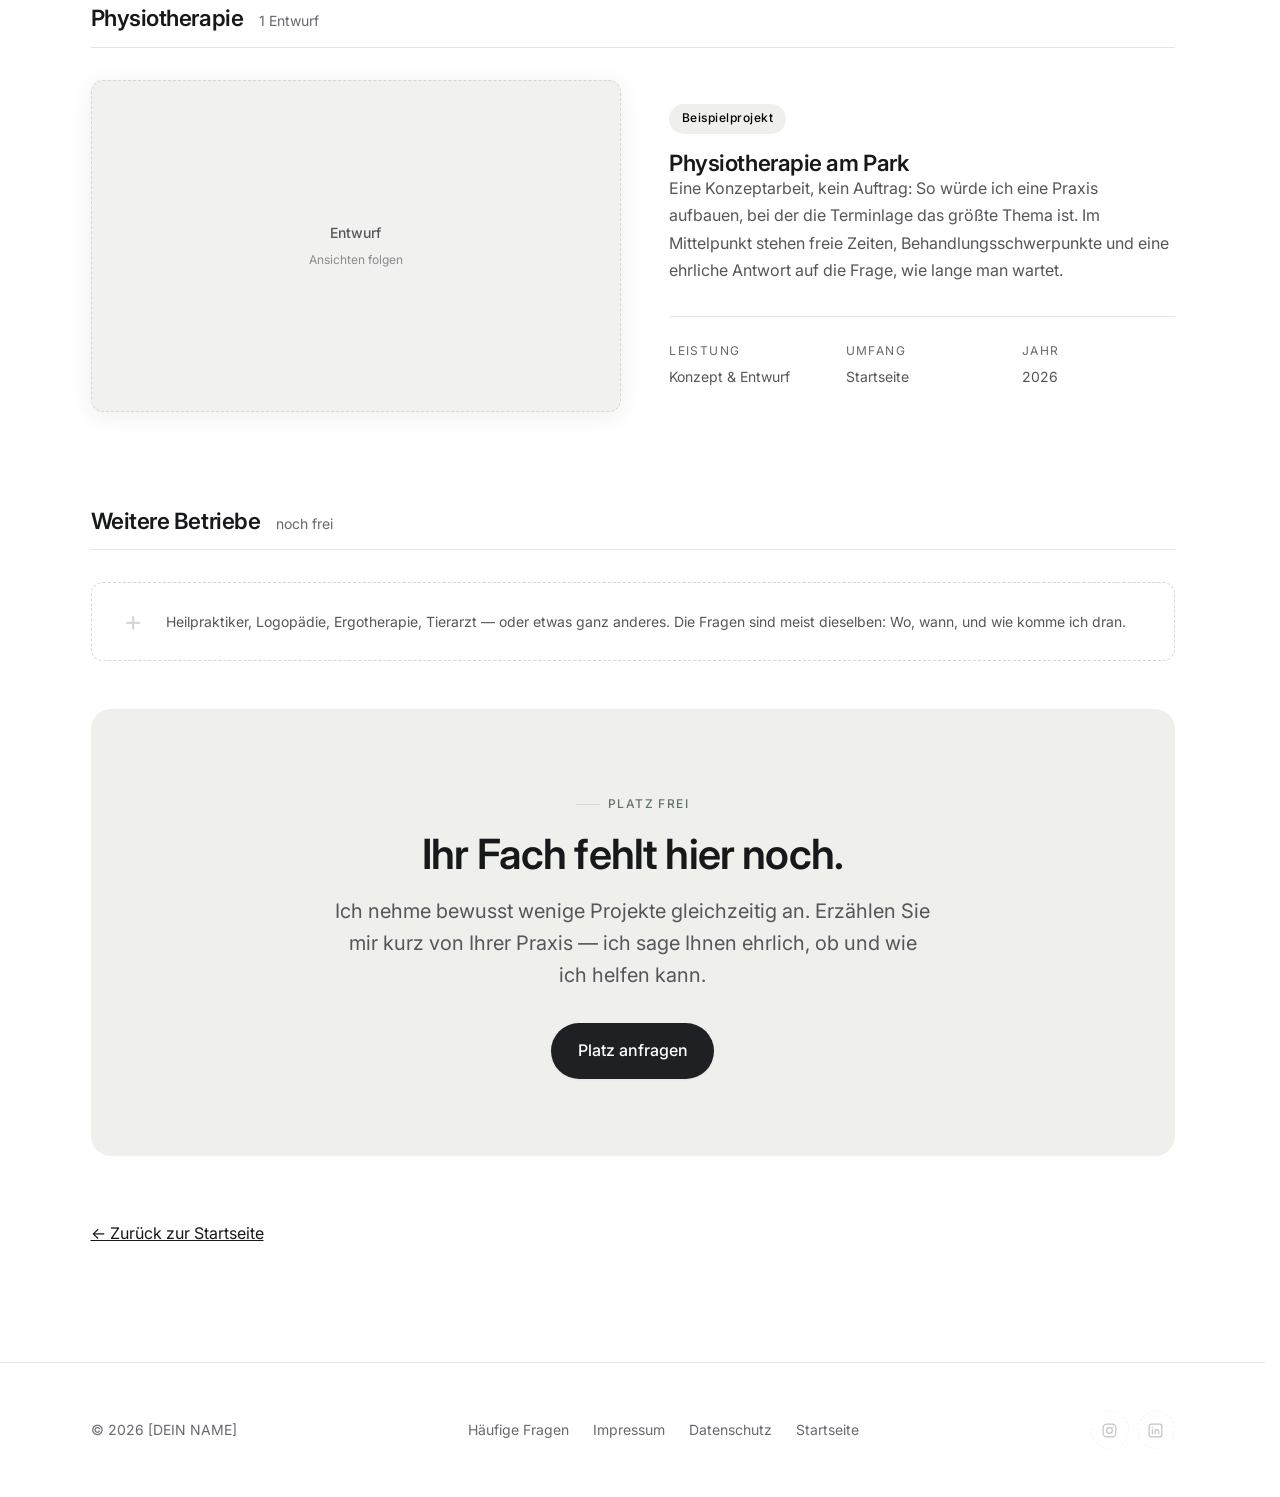
<file: HTML/portfolio.html>
<!DOCTYPE html>
<html lang="de">
<head>
  <meta charset="UTF-8" />
  <meta name="viewport" content="width=device-width, initial-scale=1.0" />
  <title>Portfolio &amp; Arbeiten — [DEIN NAME]</title>
  <meta name="description" content="Projekte, an denen ich gearbeitet habe — mit dem, was dahintersteckt." />
  <meta name="robots" content="noindex, nofollow" />
  <meta name="theme-color" content="#1F2023" />
  <link rel="icon" href="data:," />

  <link rel="preconnect" href="https://fonts.googleapis.com" />
  <link rel="preconnect" href="https://fonts.gstatic.com" crossorigin />
  <link href="https://fonts.googleapis.com/css2?family=Inter:wght@400;500;600&display=swap" rel="stylesheet" />

  <link rel="stylesheet" href="../CSS/tokens.css" />
  <link rel="stylesheet" href="../CSS/styles.css" />
</head>

<body>

<a class="skip-link" href="#inhalt">Zum Inhalt springen</a>

<div class="logo-band">
  <div class="container">
    <a class="nav-logo" href="../index.html">
      [DEIN NAME]
      <small>Websites für Praxen</small>
    </a>
  </div>
</div>

<header class="nav ist-unterseite">
  <div class="container">

    <button class="nav-toggle" type="button" aria-expanded="false" aria-controls="hauptmenue">
      <span class="nav-toggle-striche" aria-hidden="true">
        <span></span><span></span><span></span>
      </span>
      <span class="sr-only">Menü öffnen</span>
    </button>

    <!-- ══ DIE LEISTE ══
         Auf jeder Seite dieselbe: von hier kommt man überallhin, ohne
         den Umweg über die Startseite. Punkte, die von hier wegführen,
         stehen blasser da (siehe .ist-unterseite in styles.css) und
         hellen unter der Maus wieder auf — klickbar sind sie immer.

         ACHTUNG: Dieser Block steht an sechs Stellen — index.html und
         die fünf Seiten in HTML/. Änderst du ihn hier, zieh ihn überall
         nach. Der einzige Unterschied sind die Pfade:
           Startseite:  #ueber          HTML/portfolio.html
           Unterseite:  ../index.html#ueber   portfolio.html          -->
    <nav class="nav-links" id="hauptmenue" aria-label="Hauptmenü">

      <!-- Übernimmt, sobald das Logo weggescrollt ist. Bewusst ein
           ganz normaler Menüpunkt, kein Knopf — er dimmt und leuchtet
           beim Scanner genauso mit wie die anderen. -->
      <a class="nav-heim" href="../index.html" aria-label="Zur Startseite" title="Startseite">
        <svg viewBox="0 0 24 24" fill="none" stroke="currentColor" stroke-width="1.7"
             stroke-linecap="round" stroke-linejoin="round" aria-hidden="true">
          <path d="M3.5 10.6L12 3.8l8.5 6.8" />
          <path d="M5.6 9.4V20h12.8V9.4" />
          <path d="M9.9 20v-5.4h4.2V20" />
        </svg>
        <span class="nav-heim-wort">Startseite</span>
      </a>

      <a href="../index.html#ueber">Über mich</a>
      <a href="../index.html#leistungen">Leistungen</a>
      <a href="../index.html#bausteine">Bausteine</a>

      <!-- Werdegang steckt in drei Blöcken — das Untermenü springt
           direkt zum richtigen. Keine eigenen Seiten. -->
      <div class="nav-gruppe">
        <button class="nav-aufklapp" type="button"
                aria-expanded="false" aria-controls="untermenue-werdegang">
          Werdegang
          <svg class="nav-pfeil" viewBox="0 0 12 8" aria-hidden="true">
            <path d="M1 1.6L6 6.4L11 1.6" fill="none" stroke="currentColor"
                  stroke-width="1.7" stroke-linecap="round" stroke-linejoin="round" />
          </svg>
        </button>
        <div class="nav-untermenue" id="untermenue-werdegang" hidden>
          <a href="../index.html#schulisch">Schulisch</a>
          <a href="../index.html#beruflich">Beruflich</a>
          <a href="../index.html#eigene-erfahrung">Eigene Erfahrung</a>
        </div>
      </div>

      <!-- Aufklapper: der Auslöser ist bewusst ein Knopf, kein Link.
           Der Weg zum Abschnitt selbst steht als erster Eintrag drin. -->
      <div class="nav-gruppe">
        <button class="nav-aufklapp" type="button"
                aria-expanded="false" aria-controls="untermenue-arbeiten">
          Referenz
          <svg class="nav-pfeil" viewBox="0 0 12 8" aria-hidden="true">
            <path d="M1 1.6L6 6.4L11 1.6" fill="none" stroke="currentColor"
                  stroke-width="1.7" stroke-linecap="round" stroke-linejoin="round" />
          </svg>
        </button>
        <div class="nav-untermenue" id="untermenue-arbeiten" hidden>
          <a href="../index.html#referenz">Referenz auf der Startseite</a>

          <!-- Zweite Ebene: fährt am Rechner nach rechts heraus.
               Jeder Eintrag öffnet die Portfolio-Seite gefiltert —
               dort ist dann nur dieses eine Fach zu sehen. -->
          <div class="nav-gruppe ist-tief">
            <button class="nav-aufklapp nav-aufklapp--tief" type="button"
                    aria-expanded="false" aria-controls="flyout-arbeiten">
              Portfolio &amp; Arbeiten
              <svg class="nav-pfeil" viewBox="0 0 12 8" aria-hidden="true">
                <path d="M1 1.6L6 6.4L11 1.6" fill="none" stroke="currentColor"
                      stroke-width="1.7" stroke-linecap="round" stroke-linejoin="round" />
              </svg>
            </button>

            <div class="nav-untermenue nav-flyout" id="flyout-arbeiten" hidden>
              <div>
                <p class="nav-spalte-titel">Nach Fachrichtung</p>
                <a href="portfolio.html#zahnmedizin">Zahnmedizin<span class="nav-menge">1</span></a>
                <a href="portfolio.html#allgemeinmedizin">Allgemeinmedizin</a>
                <a href="portfolio.html#gynaekologie">Gynäkologie</a>
                <a href="portfolio.html#physiotherapie">Physiotherapie<span class="nav-menge">1</span></a>
                <a href="portfolio.html#weitere">Weitere Betriebe</a>
              </div>
              <div>
                <p class="nav-spalte-titel">Zuletzt bearbeitet</p>
                <a href="referenz-zahnarzt.html">Zahnarztpraxis Pforzheim</a>
                <span class="nav-leer">Weitere folgen</span>
              </div>
              <a class="nav-alle is-active" aria-current="page" href="portfolio.html#alle">Alle Arbeiten ansehen →</a>
            </div>
          </div>
        </div>
      </div>

      <!-- Impressum und Datenschutz hängen hier mit drunter, damit man
           sie nicht nur ganz unten im Fuß findet. -->
      <div class="nav-gruppe">
        <button class="nav-aufklapp" type="button"
                aria-expanded="false" aria-controls="untermenue-fragen">
          Fragen
          <svg class="nav-pfeil" viewBox="0 0 12 8" aria-hidden="true">
            <path d="M1 1.6L6 6.4L11 1.6" fill="none" stroke="currentColor"
                  stroke-width="1.7" stroke-linecap="round" stroke-linejoin="round" />
          </svg>
        </button>
        <div class="nav-untermenue" id="untermenue-fragen" hidden>
          <a href="../index.html#faq">Die häufigsten hier</a>
          <a href="fragen.html">Alle Fragen &amp; Suche</a>
          <a href="impressum.html">Impressum</a>
          <a href="datenschutz.html">Datenschutz</a>
        </div>
      </div>

      <a class="btn btn--primary" href="#" data-mail="link">Termin anfragen</a>
    </nav>
  </div>
</header>


<main id="inhalt">

  <section class="page-head">
    <div class="container">
      <span class="label">Arbeiten</span>
      <h1 style="font-size: var(--size-h2); max-width: 18ch;">Portfolio &amp; Arbeiten</h1>
      <p class="lead" style="margin-top: var(--space-3); max-width: 54ch;">
        Sortiert nach Fachrichtung. Jedes Projekt hat eine Geschichte — wo es
        angefangen hat, was wir entschieden haben und was dabei herauskam.
      </p>
    </div>
  </section>

  <section class="section" style="padding-top: var(--space-4);">
    <div class="container">

      <!-- Filter, keine Sprungmarken: ein Fach anklicken blendet alle
           anderen aus, "Alle Bereiche" holt sie zurück. Dieselbe
           Reihenfolge wie im Klappmenü oben — wer dort klickt, landet
           hier mit demselben Filter.
           Ohne JavaScript bleiben es ganz normale Sprunglinks und die
           Seite zeigt weiterhin alles. -->
      <nav class="fach-chips" aria-label="Nach Fachrichtung filtern">
        <a href="#alle"             data-fach="alle">Alle Bereiche</a>
        <a href="#zahnmedizin"      data-fach="zahnmedizin">Zahnmedizin <span>1</span></a>
        <a href="#allgemeinmedizin" data-fach="allgemeinmedizin">Allgemeinmedizin</a>
        <a href="#gynaekologie"     data-fach="gynaekologie">Gynäkologie</a>
        <a href="#physiotherapie"   data-fach="physiotherapie">Physiotherapie <span>1</span></a>
        <a href="#weitere"          data-fach="weitere">Weitere Betriebe</a>
      </nav>

      <!-- Sagt Vorlesegeräten Bescheid, was der Filter gerade tut.
           Sichtbar ist der Zustand am eingefärbten Knopf darüber. -->
      <p class="sr-only" data-fach-lage aria-live="polite"></p>


      <section class="fach-block" id="zahnmedizin">
        <h2>Zahnmedizin<span class="fach-menge">1 Arbeit</span></h2>

        <ul class="arbeiten">
          <li class="arbeit reveal">
            <div class="arbeit-bild">
              <div class="image-slot ratio-wide">
                <!-- <img src="../bilder/referenz-desktop.jpg" alt="Startseite der Zahnarztpraxis" /> -->
                <div class="image-slot-note">
                  <strong>Startseite</strong>
                  <small>Screenshot folgt nach dem Launch</small>
                </div>
              </div>
            </div>
            <div class="arbeit-text">
              <span class="badge">Launch in Kürze</span>
              <h3>Zahnarztpraxis in Pforzheim</h3>
              <p>
                Eine komplett neu gebaute Praxis-Website: ruhiges Design,
                klare Struktur für Leistungen und Team, Sprechzeiten und
                Anfahrt sofort auffindbar — und Terminanfragen, die auch
                auf dem Handy funktionieren.
              </p>
              <dl class="referenz-meta">
                <div><dt>Leistung</dt><dd>Design &amp; Umsetzung</dd></div>
                <div><dt>Umfang</dt><dd>Startseite + Unterseiten</dd></div>
                <div><dt>Jahr</dt><dd class="platzhalter">2026</dd></div>
              </dl>
              <div class="btn-row">
                <a class="btn btn--ghost" href="referenz-zahnarzt.html">Fallstudie lesen</a>
              </div>
            </div>
          </li>
        </ul>
      </section>


      <section class="fach-block" id="allgemeinmedizin">
        <h2>Allgemeinmedizin<span class="fach-menge">noch frei</span></h2>
        <p class="fach-leer">
          <span class="fach-plus" aria-hidden="true">+</span>
          <span>Noch keine Arbeit in diesem Fach. Hausarztpraxen haben andere Schwerpunkte als Zahnärzte — Sprechzeiten, Notdienst und Terminvergabe stehen weiter vorne.</span>
        </p>
      </section>


      <section class="fach-block" id="gynaekologie">
        <h2>Gynäkologie<span class="fach-menge">noch frei</span></h2>
        <p class="fach-leer">
          <span class="fach-plus" aria-hidden="true">+</span>
          <span>Noch keine Arbeit in diesem Fach. Hier zählt vor allem, dass Patientinnen vorab wissen, wen sie erwartet und wie diskret der Ablauf ist.</span>
        </p>
      </section>


      <section class="fach-block" id="physiotherapie">
        <h2>Physiotherapie<span class="fach-menge">1 Entwurf</span></h2>

        <ul class="arbeiten">
          <li class="arbeit reveal">
            <div class="arbeit-bild">
              <div class="image-slot ratio-wide">
                <div class="image-slot-note">
                  <strong>Entwurf</strong>
                  <small>Ansichten folgen</small>
                </div>
              </div>
            </div>
            <div class="arbeit-text">
              <span class="badge">Beispielprojekt</span>
              <h3>Physiotherapie am Park</h3>
              <p>
                Eine Konzeptarbeit, kein Auftrag: So würde ich eine Praxis
                aufbauen, bei der die Terminlage das größte Thema ist. Im
                Mittelpunkt stehen freie Zeiten, Behandlungsschwerpunkte und
                eine ehrliche Antwort auf die Frage, wie lange man wartet.
              </p>
              <dl class="referenz-meta">
                <div><dt>Leistung</dt><dd>Konzept &amp; Entwurf</dd></div>
                <div><dt>Umfang</dt><dd>Startseite</dd></div>
                <div><dt>Jahr</dt><dd class="platzhalter">2026</dd></div>
              </dl>
            </div>
          </li>
        </ul>
      </section>


      <section class="fach-block" id="weitere">
        <h2>Weitere Betriebe<span class="fach-menge">noch frei</span></h2>
        <p class="fach-leer">
          <span class="fach-plus" aria-hidden="true">+</span>
          <span>Heilpraktiker, Logopädie, Ergotherapie, Tierarzt — oder etwas ganz anderes. Die Fragen sind meist dieselben: Wo, wann, und wie komme ich dran.</span>
        </p>
      </section>


      <div class="kontakt-box reveal">
        <span class="label" style="justify-content: center;">Platz frei</span>
        <h2>Ihr Fach fehlt hier noch.</h2>
        <p class="lead" style="margin-top: var(--space-2);">
          Ich nehme bewusst wenige Projekte gleichzeitig an. Erzählen Sie mir
          kurz von Ihrer Praxis — ich sage Ihnen ehrlich, ob und wie ich
          helfen kann.
        </p>
        <div class="btn-row">
          <a class="btn btn--primary" href="#" data-mail="link">Platz anfragen</a>
        </div>
      </div>

      <p style="margin-top: var(--space-6);">
        <a href="../index.html">← Zurück zur Startseite</a>
      </p>

    </div>
  </section>

</main>


<footer class="footer">
  <div class="container">
    <p>© <span data-jahr>2026</span> [DEIN NAME]</p>
    <nav aria-label="Rechtliches">
      <a href="fragen.html">Häufige Fragen</a>
      <a href="impressum.html">Impressum</a>
      <a href="datenschutz.html">Datenschutz</a>
      <a href="../index.html">Startseite</a>
    </nav>

    <!-- Noch ohne Ziel. Sobald die Profile stehen: href="…" ergänzen,
         dann sind die Knöpfe sofort klickbar. -->
    <div class="sozial">
      <a class="sozial-knopf" aria-label="Instagram" title="Instagram — Link folgt">
        <svg viewBox="0 0 24 24" fill="none" stroke="currentColor" stroke-width="1.7"
             stroke-linecap="round" stroke-linejoin="round" aria-hidden="true">
          <rect x="3" y="3" width="18" height="18" rx="5" />
          <circle cx="12" cy="12" r="4" />
          <path d="M16.9 7.1h.01" />
        </svg>
      </a>
      <a class="sozial-knopf" aria-label="LinkedIn" title="LinkedIn — Link folgt">
        <svg viewBox="0 0 24 24" fill="none" stroke="currentColor" stroke-width="1.7"
             stroke-linecap="round" stroke-linejoin="round" aria-hidden="true">
          <rect x="3" y="3" width="18" height="18" rx="3" />
          <path d="M7.6 10.6v6M7.6 7.6h.01" />
          <path d="M11.6 16.6v-6M11.6 13.2c0-1.4 1-2.4 2.4-2.4s2.4 1 2.4 2.4v3.4" />
        </svg>
      </a>
    </div>
  </div>
</footer>

<script src="../JAVA/main.js"></script>

</body>
</html>
</file>
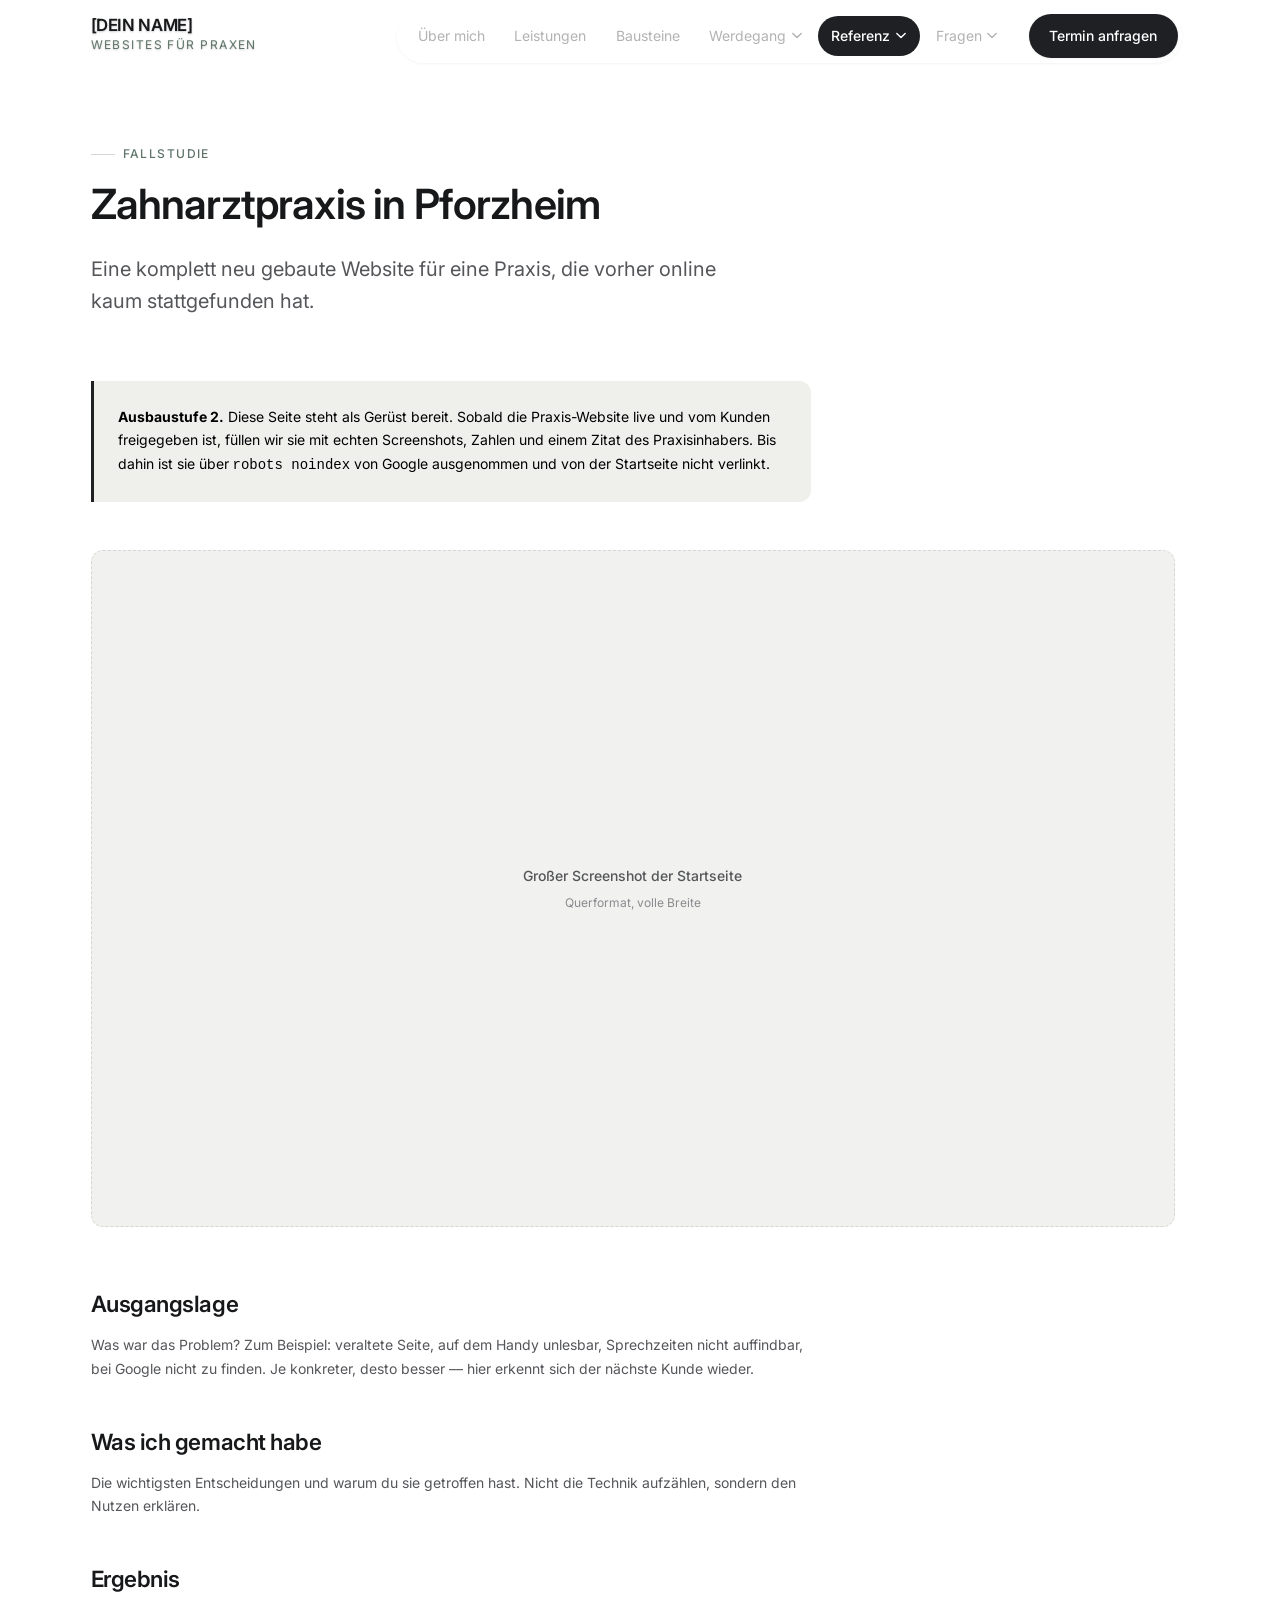
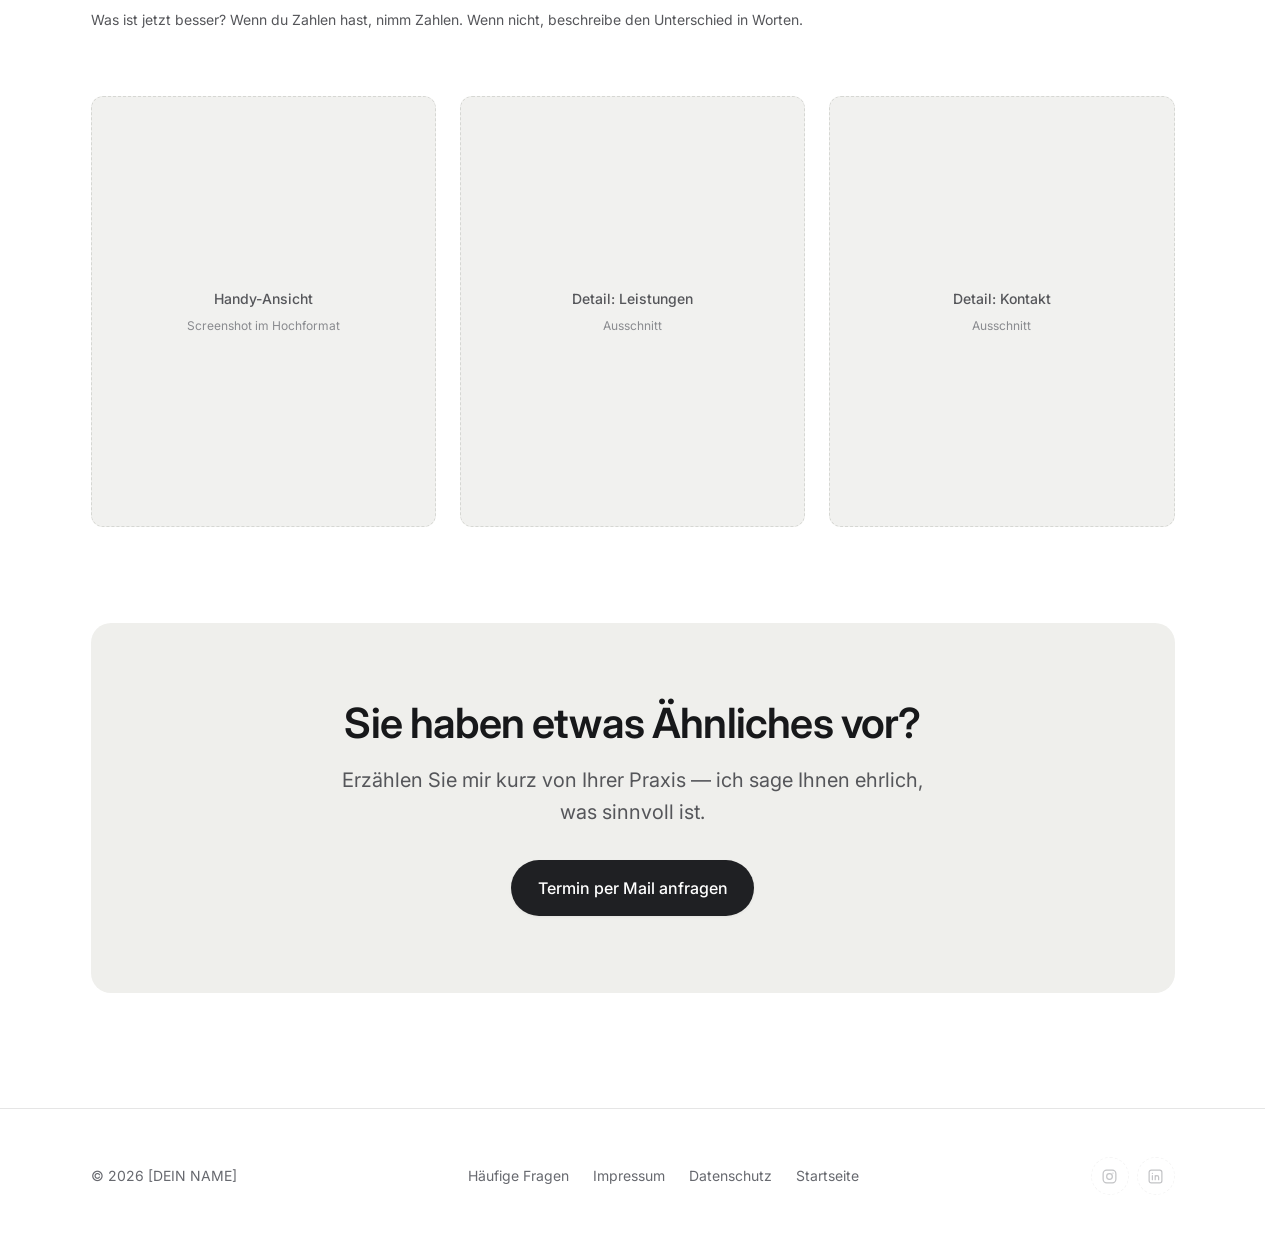
<file: HTML/referenz-zahnarzt.html>
<!DOCTYPE html>
<html lang="de">
<head>
  <meta charset="UTF-8" />
  <meta name="viewport" content="width=device-width, initial-scale=1.0" />
  <title>Fallstudie: Zahnarztpraxis in Pforzheim — [DEIN NAME]</title>
  <meta name="description" content="Wie eine Zahnarztpraxis eine neue Website bekommen hat: Ausgangslage, Vorgehen, Ergebnis." />
  <meta name="robots" content="noindex" />
  <meta name="theme-color" content="#1F2023" />
  <link rel="icon" href="data:," />

  <link rel="preconnect" href="https://fonts.googleapis.com" />
  <link rel="preconnect" href="https://fonts.gstatic.com" crossorigin />
  <link href="https://fonts.googleapis.com/css2?family=Inter:wght@400;500;600&display=swap" rel="stylesheet" />

  <link rel="stylesheet" href="../CSS/tokens.css" />
  <link rel="stylesheet" href="../CSS/styles.css" />
</head>

<body>

<a class="skip-link" href="#inhalt">Zum Inhalt springen</a>

<div class="logo-band">
  <div class="container">
    <a class="nav-logo" href="../index.html">
      [DEIN NAME]
      <small>Websites für Praxen</small>
    </a>
  </div>
</div>

<header class="nav ist-unterseite">
  <div class="container">

    <button class="nav-toggle" type="button" aria-expanded="false" aria-controls="hauptmenue">
      <span class="nav-toggle-striche" aria-hidden="true">
        <span></span><span></span><span></span>
      </span>
      <span class="sr-only">Menü öffnen</span>
    </button>

    <!-- ══ DIE LEISTE ══
         Auf jeder Seite dieselbe: von hier kommt man überallhin, ohne
         den Umweg über die Startseite. Punkte, die von hier wegführen,
         stehen blasser da (siehe .ist-unterseite in styles.css) und
         hellen unter der Maus wieder auf — klickbar sind sie immer.

         ACHTUNG: Dieser Block steht an sechs Stellen — index.html und
         die fünf Seiten in HTML/. Änderst du ihn hier, zieh ihn überall
         nach. Der einzige Unterschied sind die Pfade:
           Startseite:  #ueber          HTML/portfolio.html
           Unterseite:  ../index.html#ueber   portfolio.html          -->
    <nav class="nav-links" id="hauptmenue" aria-label="Hauptmenü">

      <!-- Übernimmt, sobald das Logo weggescrollt ist. Bewusst ein
           ganz normaler Menüpunkt, kein Knopf — er dimmt und leuchtet
           beim Scanner genauso mit wie die anderen. -->
      <a class="nav-heim" href="../index.html" aria-label="Zur Startseite" title="Startseite">
        <svg viewBox="0 0 24 24" fill="none" stroke="currentColor" stroke-width="1.7"
             stroke-linecap="round" stroke-linejoin="round" aria-hidden="true">
          <path d="M3.5 10.6L12 3.8l8.5 6.8" />
          <path d="M5.6 9.4V20h12.8V9.4" />
          <path d="M9.9 20v-5.4h4.2V20" />
        </svg>
        <span class="nav-heim-wort">Startseite</span>
      </a>

      <a href="../index.html#ueber">Über mich</a>
      <a href="../index.html#leistungen">Leistungen</a>
      <a href="../index.html#bausteine">Bausteine</a>

      <!-- Werdegang steckt in drei Blöcken — das Untermenü springt
           direkt zum richtigen. Keine eigenen Seiten. -->
      <div class="nav-gruppe">
        <button class="nav-aufklapp" type="button"
                aria-expanded="false" aria-controls="untermenue-werdegang">
          Werdegang
          <svg class="nav-pfeil" viewBox="0 0 12 8" aria-hidden="true">
            <path d="M1 1.6L6 6.4L11 1.6" fill="none" stroke="currentColor"
                  stroke-width="1.7" stroke-linecap="round" stroke-linejoin="round" />
          </svg>
        </button>
        <div class="nav-untermenue" id="untermenue-werdegang" hidden>
          <a href="../index.html#schulisch">Schulisch</a>
          <a href="../index.html#beruflich">Beruflich</a>
          <a href="../index.html#eigene-erfahrung">Eigene Erfahrung</a>
        </div>
      </div>

      <!-- Aufklapper: der Auslöser ist bewusst ein Knopf, kein Link.
           Der Weg zum Abschnitt selbst steht als erster Eintrag drin. -->
      <div class="nav-gruppe">
        <button class="nav-aufklapp" type="button"
                aria-expanded="false" aria-controls="untermenue-arbeiten">
          Referenz
          <svg class="nav-pfeil" viewBox="0 0 12 8" aria-hidden="true">
            <path d="M1 1.6L6 6.4L11 1.6" fill="none" stroke="currentColor"
                  stroke-width="1.7" stroke-linecap="round" stroke-linejoin="round" />
          </svg>
        </button>
        <div class="nav-untermenue" id="untermenue-arbeiten" hidden>
          <a href="../index.html#referenz">Referenz auf der Startseite</a>

          <!-- Zweite Ebene: fährt am Rechner nach rechts heraus.
               Jeder Eintrag öffnet die Portfolio-Seite gefiltert —
               dort ist dann nur dieses eine Fach zu sehen. -->
          <div class="nav-gruppe ist-tief">
            <button class="nav-aufklapp nav-aufklapp--tief" type="button"
                    aria-expanded="false" aria-controls="flyout-arbeiten">
              Portfolio &amp; Arbeiten
              <svg class="nav-pfeil" viewBox="0 0 12 8" aria-hidden="true">
                <path d="M1 1.6L6 6.4L11 1.6" fill="none" stroke="currentColor"
                      stroke-width="1.7" stroke-linecap="round" stroke-linejoin="round" />
              </svg>
            </button>

            <div class="nav-untermenue nav-flyout" id="flyout-arbeiten" hidden>
              <div>
                <p class="nav-spalte-titel">Nach Fachrichtung</p>
                <a href="portfolio.html#zahnmedizin">Zahnmedizin<span class="nav-menge">1</span></a>
                <a href="portfolio.html#allgemeinmedizin">Allgemeinmedizin</a>
                <a href="portfolio.html#gynaekologie">Gynäkologie</a>
                <a href="portfolio.html#physiotherapie">Physiotherapie<span class="nav-menge">1</span></a>
                <a href="portfolio.html#weitere">Weitere Betriebe</a>
              </div>
              <div>
                <p class="nav-spalte-titel">Zuletzt bearbeitet</p>
                <a class="is-active" aria-current="page" href="referenz-zahnarzt.html">Zahnarztpraxis Pforzheim</a>
                <span class="nav-leer">Weitere folgen</span>
              </div>
              <a class="nav-alle" href="portfolio.html#alle">Alle Arbeiten ansehen →</a>
            </div>
          </div>
        </div>
      </div>

      <!-- Impressum und Datenschutz hängen hier mit drunter, damit man
           sie nicht nur ganz unten im Fuß findet. -->
      <div class="nav-gruppe">
        <button class="nav-aufklapp" type="button"
                aria-expanded="false" aria-controls="untermenue-fragen">
          Fragen
          <svg class="nav-pfeil" viewBox="0 0 12 8" aria-hidden="true">
            <path d="M1 1.6L6 6.4L11 1.6" fill="none" stroke="currentColor"
                  stroke-width="1.7" stroke-linecap="round" stroke-linejoin="round" />
          </svg>
        </button>
        <div class="nav-untermenue" id="untermenue-fragen" hidden>
          <a href="../index.html#faq">Die häufigsten hier</a>
          <a href="fragen.html">Alle Fragen &amp; Suche</a>
          <a href="impressum.html">Impressum</a>
          <a href="datenschutz.html">Datenschutz</a>
        </div>
      </div>

      <a class="btn btn--primary" href="#" data-mail="link">Termin anfragen</a>
    </nav>
  </div>
</header>


<main id="inhalt">

  <section class="page-head">
    <div class="container">
      <span class="label">Fallstudie</span>
      <h1 style="font-size: var(--size-h2); max-width: 20ch;">Zahnarztpraxis in Pforzheim</h1>
      <p class="lead" style="margin-top: var(--space-3); max-width: 52ch;">
        Eine komplett neu gebaute Website für eine Praxis, die vorher online
        kaum stattgefunden hat.
      </p>
    </div>
  </section>

  <section class="section" style="padding-top: var(--space-4);">
    <div class="container">

      <p class="hinweis" style="max-width: var(--container-text);">
        <strong>Ausbaustufe 2.</strong> Diese Seite steht als Gerüst bereit.
        Sobald die Praxis-Website live und vom Kunden freigegeben ist, füllen wir
        sie mit echten Screenshots, Zahlen und einem Zitat des Praxisinhabers.
        Bis dahin ist sie über <code>robots noindex</code> von Google ausgenommen
        und von der Startseite nicht verlinkt.
      </p>

      <div class="image-slot ratio-wide reveal" style="margin-bottom: var(--space-6);">
        <div class="image-slot-note">
          <strong>Großer Screenshot der Startseite</strong>
          <small>Querformat, volle Breite</small>
        </div>
      </div>

      <div class="prose reveal">

        <h2>Ausgangslage</h2>
        <p class="platzhalter">
          Was war das Problem? Zum Beispiel: veraltete Seite, auf dem Handy unlesbar,
          Sprechzeiten nicht auffindbar, bei Google nicht zu finden. Je konkreter,
          desto besser — hier erkennt sich der nächste Kunde wieder.
        </p>

        <h2>Was ich gemacht habe</h2>
        <p class="platzhalter">
          Die wichtigsten Entscheidungen und warum du sie getroffen hast. Nicht die
          Technik aufzählen, sondern den Nutzen erklären.
        </p>

        <h2>Ergebnis</h2>
        <p class="platzhalter">
          Was ist jetzt besser? Wenn du Zahlen hast, nimm Zahlen. Wenn nicht,
          beschreibe den Unterschied in Worten.
        </p>

      </div>

      <div class="card-grid reveal" style="margin-top: var(--space-6);">
        <div class="image-slot ratio-portrait">
          <div class="image-slot-note">
            <strong>Handy-Ansicht</strong>
            <small>Screenshot im Hochformat</small>
          </div>
        </div>
        <div class="image-slot ratio-portrait">
          <div class="image-slot-note">
            <strong>Detail: Leistungen</strong>
            <small>Ausschnitt</small>
          </div>
        </div>
        <div class="image-slot ratio-portrait">
          <div class="image-slot-note">
            <strong>Detail: Kontakt</strong>
            <small>Ausschnitt</small>
          </div>
        </div>
      </div>

      <div class="kontakt-box reveal" style="margin-top: var(--space-7);">
        <h2>Sie haben etwas Ähnliches vor?</h2>
        <p class="lead" style="margin-top: var(--space-2);">
          Erzählen Sie mir kurz von Ihrer Praxis — ich sage Ihnen ehrlich,
          was sinnvoll ist.
        </p>
        <div class="btn-row">
          <a class="btn btn--primary" href="#" data-mail="link">Termin per Mail anfragen</a>
        </div>
      </div>

    </div>
  </section>

</main>


<footer class="footer">
  <div class="container">
    <p>© <span data-jahr>2026</span> [DEIN NAME]</p>
    <nav aria-label="Rechtliches">
      <a href="fragen.html">Häufige Fragen</a>
      <a href="impressum.html">Impressum</a>
      <a href="datenschutz.html">Datenschutz</a>
      <a href="../index.html">Startseite</a>
    </nav>

    <!-- Noch ohne Ziel. Sobald die Profile stehen: href="…" ergänzen,
         dann sind die Knöpfe sofort klickbar. -->
    <div class="sozial">
      <a class="sozial-knopf" aria-label="Instagram" title="Instagram — Link folgt">
        <svg viewBox="0 0 24 24" fill="none" stroke="currentColor" stroke-width="1.7"
             stroke-linecap="round" stroke-linejoin="round" aria-hidden="true">
          <rect x="3" y="3" width="18" height="18" rx="5" />
          <circle cx="12" cy="12" r="4" />
          <path d="M16.9 7.1h.01" />
        </svg>
      </a>
      <a class="sozial-knopf" aria-label="LinkedIn" title="LinkedIn — Link folgt">
        <svg viewBox="0 0 24 24" fill="none" stroke="currentColor" stroke-width="1.7"
             stroke-linecap="round" stroke-linejoin="round" aria-hidden="true">
          <rect x="3" y="3" width="18" height="18" rx="3" />
          <path d="M7.6 10.6v6M7.6 7.6h.01" />
          <path d="M11.6 16.6v-6M11.6 13.2c0-1.4 1-2.4 2.4-2.4s2.4 1 2.4 2.4v3.4" />
        </svg>
      </a>
    </div>
  </div>
</footer>

<script src="../JAVA/main.js"></script>

</body>
</html>
</file>
<file: CSS/tokens.css>
/* ═══════════════════════════════════════════════════════════
   TOKENS — Hier und NUR hier stehen Farben, Schriften, Maße.

   Wenn dein skandinavischer Entwurf fertig ist, ändern wir
   diese Datei. Die ganze Seite dreht sich mit.
   In styles.css steht niemals eine feste Farbe.
   ═══════════════════════════════════════════════════════════ */

:root {

  /* ── FARBEN ────────────────────────────────────────────── */
  /* Aus Kevins drei Vorlagen, gewichtet:
     Bild 1 (Sweater Weather) gibt die Richtung vor — konsequent
     schwarz-weiß, viel Weißraum, ein tiefdunkler Block als Signatur.
     Bild 3 (&Tradition) steuert das neutrale Hellgrau und die
     Haarlinien bei. Bild 2 (Scandi) bleibt als leiser Zweitton:
     ein gedecktes Salbeigrün, nur für kleine Akzente. */

  --bg:            #FFFFFF;   /* Seitenhintergrund             */
  --bg-soft:       #F1F1EF;   /* Abschnitte zum Absetzen       */
  --surface:       #FFFFFF;   /* Karten, Kästen                */

  --text:          #17181A;   /* Überschriften, Fließtext      */
  --text-mid:      #55565A;   /* Nebentext                     */
  --text-soft:     #67696F;   /* Bildunterschriften, Labels.
                                 Nicht heller machen — auf dem grauen
                                 Abschnitt fällt der Kontrast sonst unter
                                 die Lesbarkeitsgrenze von 4,5:1. */

  --accent:        #1F2023;   /* Hauptakzent: fast Schwarz     */
  --accent-dark:   #000000;   /* Hover-Zustand                 */
  --accent-soft:   #EFEFEC;   /* Akzent-Flächen, Badges        */
  --accent-line:   #D6D7D3;   /* Akzent-Linien                 */

  /* Zweitton — sparsam einsetzen: Rubriken, kleine Details */
  --ton:           #5F7469;
  --ton-soft:      #E8EDE9;

  /* Rückseite der Memory-Karten. Bewusst die einzige kräftige Farbe
     der Seite — ändere diesen Wert, wenn dir eine andere lieber ist. */
  --spiel-ruecken: #5F7469;

  --border:        rgba(23, 24, 26, 0.11);
  --border-strong: rgba(23, 24, 26, 0.20);

  /* Landing-Bereich mit Hintergrundbild.
     Der Schleier legt sich über das Foto, damit die Schrift lesbar bleibt.
     Links dunkler, rechts heller — so bleibt vom Bild noch etwas übrig. */
  --hero-schleier:  linear-gradient(100deg,
                      rgba(23, 24, 26, 0.84) 0%,
                      rgba(23, 24, 26, 0.64) 45%,
                      rgba(23, 24, 26, 0.26) 100%);
  --hero-text:      #FFFFFF;
  --hero-text-mid:  rgba(255, 255, 255, 0.84);
  --hero-hoehe:     min(90vh, 820px);

  /* ── SCHRIFTEN ─────────────────────────────────────────── */
  --font-display: 'Inter', -apple-system, BlinkMacSystemFont, 'Segoe UI', sans-serif;
  --font-body:    'Inter', -apple-system, BlinkMacSystemFont, 'Segoe UI', sans-serif;

  --weight-normal: 400;
  --weight-medium: 500;
  --weight-bold:   600;

  /* Schriftgrößen — passen sich automatisch an die Bildschirmbreite an.
     clamp(kleinster Wert, wächst mit, größter Wert) */
  /* Bewusst nicht größer: die Landing-Überschrift soll atmen, nicht
     die halbe Seite füllen. Auf dem Handy 32 px, am Rechner 60 px. */
  --size-hero:  clamp(2rem, 4.6vw + 0.6rem, 3.75rem);
  --size-h2:    clamp(1.7rem, 3.6vw, 2.6rem);
  --size-h3:    clamp(1.15rem, 2vw,  1.4rem);
  --size-lead:  clamp(1.05rem, 1.6vw, 1.25rem);
  --size-body:  1rem;
  --size-small: 0.875rem;
  --size-label: 0.75rem;

  --leading-tight: 1.15;
  --leading-body:  1.7;
  --tracking-tight: -0.02em;
  --tracking-label:  0.12em;

  /* ── ABSTÄNDE ──────────────────────────────────────────── */
  --space-1: 0.5rem;
  --space-2: 1rem;
  --space-3: 1.5rem;
  --space-4: 2rem;
  --space-5: 3rem;
  --space-6: 4rem;
  --space-7: 6rem;

  --section-padding: clamp(4rem, 9vw, 7.5rem);
  --page-gutter:     clamp(1.25rem, 5vw, 3rem);

  /* ── MASSE ─────────────────────────────────────────────── */
  --container:      1180px;   /* maximale Inhaltsbreite        */
  --container-text: 720px;    /* maximale Breite für Fließtext */
  --nav-height:     72px;
  --nav-height-sm:  60px;

  /* Wie weit das Zwischenstück ins Hintergrundbild hineinragt */
  --zwischen-hub:   90px;

  /* Wo ein angeklickter Abschnitt andockt. Bewusst fast null: dann ist
     vom vorherigen Block wirklich nichts mehr zu sehen. Die Luft nach
     oben liefert der Abschnitt über sein eigenes Innenmaß.
     ACHTUNG: main.js liest genau diesen Wert aus, um zu entscheiden,
     auf welchem Punkt die Kopfleiste gerade steht. */
  --anker-abstand:  8px;

  /* Freier Streifen rechts im Spielfeld. Dort liegt keine Kachel,
     also kann man dort mit dem Finger ganz normal weiterscrollen. */
  --spiel-rand:     64px;

  /* ── RUNDUNGEN & SCHATTEN ──────────────────────────────── */
  --radius-sm:  6px;
  --radius:     12px;
  --radius-lg:  20px;
  --radius-pill: 999px;

  --shadow-sm: 0 1px 3px rgba(27, 27, 25, 0.05);
  --shadow:    0 4px 24px rgba(27, 27, 25, 0.07);
  --shadow-lg: 0 16px 48px rgba(27, 27, 25, 0.10);

  /* ── BEWEGUNG ──────────────────────────────────────────── */
  --ease:        cubic-bezier(0.4, 0, 0.2, 1);
  --duration:    0.25s;
  --duration-lg: 0.6s;
}
</file>
<file: CSS/styles.css>
/* ═══════════════════════════════════════════════════════════
   STYLES — Aufbau der Seite.
   Regel: hier NIEMALS eine feste Farbe (#abc) schreiben.
   Immer var(--token) benutzen, damit tokens.css alles steuert.
   ═══════════════════════════════════════════════════════════ */

/* ── 1. RESET ──────────────────────────────────────────── */

*, *::before, *::after { box-sizing: border-box; margin: 0; padding: 0; }

/* Versteckt heißt versteckt. Ohne das hebelt jedes spätere
   display: flex / grid das hidden-Attribut wieder aus — und genau das
   steuert hier alles, was JavaScript ein- und ausblendet. */
[hidden] { display: none !important; }

html {
  scroll-behavior: smooth;
  scroll-padding-top: var(--anker-abstand);
  overflow-x: hidden;
  -webkit-text-size-adjust: 100%;
  /* Platz für den Rollbalken dauerhaft freihalten. Sonst springt die
     Seite seitlich, sobald ein Fenster das Scrollen sperrt. */
  scrollbar-gutter: stable;
}

/* Solange ein Fenster oder das Handy-Menü offen ist, steht die Seite
   dahinter still. touch-action ist dabei das Entscheidende — auf dem
   iPhone reicht overflow: hidden allein nicht aus. Was offen ist,
   nehmen wir ausdrücklich wieder aus, damit es innen scrollen darf. */
html.fenster-offen,
html.fenster-offen body,
html.menue-offen,
html.menue-offen body {
  overflow: hidden;
  overscroll-behavior: none;
  touch-action: none;
}
dialog[open] { touch-action: auto; }
/* pan-y statt auto: im Menü soll nur hoch und runter gewischt werden. */
html.menue-offen .nav-links { touch-action: pan-y; }

body {
  font-family: var(--font-body);
  font-size: var(--size-body);
  font-weight: var(--weight-normal);
  line-height: var(--leading-body);
  color: var(--text);
  background: var(--bg);
  overflow-x: hidden;
  -webkit-font-smoothing: antialiased;
}

img, svg { max-width: 100%; display: block; }
button { font: inherit; color: inherit; background: none; border: none; cursor: pointer; }
a { color: inherit; }

/* Sichtbarer Fokusrahmen für Tastatur-Bedienung — nicht entfernen. */
:focus-visible {
  outline: 2px solid var(--accent);
  outline-offset: 3px;
  border-radius: var(--radius-sm);
}

/* Für Screenreader sichtbar, optisch versteckt */
.sr-only {
  position: absolute; width: 1px; height: 1px;
  padding: 0; margin: -1px; overflow: hidden;
  clip: rect(0, 0, 0, 0); white-space: nowrap; border: 0;
}

/* Sprunglink für Tastatur-Nutzer */
.skip-link {
  position: absolute; top: 0; left: 50%;
  transform: translate(-50%, -120%);
  z-index: 999;
  padding: var(--space-1) var(--space-3);
  background: var(--accent); color: var(--surface);
  border-radius: 0 0 var(--radius) var(--radius);
  font-size: var(--size-small);
  transition: transform var(--duration) var(--ease);
}
.skip-link:focus { transform: translate(-50%, 0); }


/* ── 2. TYPOGRAFIE ─────────────────────────────────────── */

h1, h2, h3, h4 {
  font-family: var(--font-display);
  font-weight: var(--weight-bold);
  line-height: var(--leading-tight);
  letter-spacing: var(--tracking-tight);
  text-wrap: balance;
}

h1 { font-size: var(--size-hero); }
h2 { font-size: var(--size-h2); }
h3 { font-size: var(--size-h3); }

p { text-wrap: pretty; }
p + p { margin-top: var(--space-2); }

.lead {
  font-size: var(--size-lead);
  color: var(--text-mid);
  line-height: 1.6;
}

/* Kleines Label über Überschriften, z. B. "01 — WER BIN ICH" */
.label {
  display: inline-flex; align-items: center; gap: var(--space-1);
  font-size: var(--size-label);
  font-weight: var(--weight-medium);
  letter-spacing: var(--tracking-label);
  text-transform: uppercase;
  color: var(--ton);
  margin-bottom: var(--space-2);
}
.label::before {
  content: ''; width: 24px; height: 1px;
  background: var(--accent-line);
}


/* ── 3. LAYOUT ─────────────────────────────────────────── */

.container {
  width: 100%;
  max-width: var(--container);
  margin-inline: auto;
  padding-inline: var(--page-gutter);
}

.container-text { max-width: var(--container-text); }

.section { padding-block: var(--section-padding); }
.section--soft { background: var(--bg-soft); }

.section-head { max-width: var(--container-text); margin-bottom: var(--space-5); }
.section-head p { margin-top: var(--space-2); }

/* Zwei Spalten, die auf dem Handy untereinander rutschen */
.split {
  display: grid;
  gap: clamp(var(--space-4), 5vw, var(--space-6));
  align-items: center;
  grid-template-columns: 1fr;
}
@media (min-width: 860px) {
  .split { grid-template-columns: 1fr 1fr; }
  .split--media-left > :first-child { order: 2; }
  .split--media-left > :last-child  { order: 1; }
}


/* ── 4. PLATZHALTER-SYSTEM ─────────────────────────────── */
/* Übernommen aus dem Zahnarzt-Projekt: gestrichelte Fläche mit
   Hinweistext. Sobald ein echtes <img> drin liegt, klasse
   "has-image" ans .image-slot setzen — der Hinweis verschwindet. */

.image-slot {
  position: relative;
  overflow: hidden;
  border-radius: var(--radius);
  background: var(--bg-soft);
}
.image-slot img { width: 100%; height: 100%; object-fit: cover; }

.image-slot-note {
  position: absolute; inset: 0;
  display: flex; flex-direction: column;
  align-items: center; justify-content: center;
  gap: var(--space-1);
  padding: var(--space-3);
  text-align: center;
  background: var(--bg-soft);
  border: 1.5px dashed var(--accent-line);
  border-radius: var(--radius);
  color: var(--text-soft);
  font-size: var(--size-small);
  line-height: 1.5;
}
.image-slot-note strong {
  color: var(--text-mid);
  font-weight: var(--weight-medium);
}
.image-slot-note small { font-size: var(--size-label); opacity: 0.75; }
.image-slot.has-image .image-slot-note { display: none; }

/* Seitenverhältnisse für Bildflächen */
.ratio-portrait { aspect-ratio: 4 / 5; }
.ratio-square   { aspect-ratio: 1 / 1; }
.ratio-wide     { aspect-ratio: 16 / 10; }

/* Die Klasse "platzhalter" markiert Text, der noch ersetzt werden muss.
   Sie ist absichtlich UNSICHTBAR — sie bleibt nur als Haken im HTML,
   damit wir die Stellen wiederfinden. Zum Sichtbarmachen beim Aufräumen
   im <body> die Klasse "platzhalter-zeigen" ergänzen. */
body.platzhalter-zeigen .platzhalter {
  background: linear-gradient(transparent 60%, var(--accent-soft) 60%);
  border-bottom: 1px dashed var(--accent-line);
}


/* ── 5. KNÖPFE ─────────────────────────────────────────── */

.btn {
  display: inline-flex; align-items: center; justify-content: center;
  gap: var(--space-1);
  padding: 0.85rem 1.6rem;
  min-height: 48px;                    /* gut mit dem Daumen treffbar */
  font-size: var(--size-body);
  font-weight: var(--weight-medium);
  text-decoration: none;
  border-radius: var(--radius-pill);
  border: 1px solid transparent;
  transition: background var(--duration) var(--ease),
              color var(--duration) var(--ease),
              border-color var(--duration) var(--ease),
              transform var(--duration) var(--ease),
              box-shadow var(--duration) var(--ease);
}
.btn:hover { transform: translateY(-2px); }
.btn:active { transform: translateY(0); }

.btn--primary {
  background: var(--accent);
  color: var(--surface);
  box-shadow: var(--shadow-sm);
}
.btn--primary:hover { background: var(--accent-dark); box-shadow: var(--shadow); }

.btn--ghost {
  background: transparent;
  color: var(--text);
  border-color: var(--border-strong);
}
.btn--ghost:hover { background: var(--surface); border-color: var(--accent); color: var(--accent); }

.btn-row {
  display: flex; flex-wrap: wrap;
  gap: var(--space-2);
  margin-top: var(--space-4);
}

/* Hinweiszeile unter dem Termin-Knopf */
.mail-hint {
  margin-top: var(--space-2);
  font-size: var(--size-small);
  color: var(--text-soft);
}
.mail-hint code {
  font-family: inherit;
  padding: 0.1em 0.45em;
  background: var(--accent-soft);
  border-radius: var(--radius-sm);
  color: var(--accent-dark);
}


/* ── 6. KOPFLEISTE ─────────────────────────────────────── */

/* Kein durchgehender Balken mehr. Die Leiste selbst ist unsichtbar,
   Logo und Menü schweben als eigene Inseln darüber. Die milchige
   Fläche mit Weichzeichner sorgt dafür, dass beide auf jedem
   Hintergrund lesbar bleiben — auch auf dem Bild. */
.nav {
  position: fixed; top: 0; left: 0; right: 0; z-index: 100;
  height: var(--nav-height);
  display: flex; align-items: center;
  background: transparent;
  transition: height var(--duration) var(--ease);
  pointer-events: none;          /* nur die Inseln fangen Klicks */
}
.nav.is-scrolled { height: var(--nav-height-sm); }
.nav > .container { display: flex; align-items: center; gap: var(--space-3); }
.nav-logo, .nav-links, .nav-toggle { pointer-events: auto; }

/* Menü und Menü-Knopf schweben als milchige Inseln. Das Logo nicht —
   das steht frei, ohne Fläche darunter. */
.nav-links,
.nav-toggle {
  background: rgba(255, 255, 255, 0.74);
  backdrop-filter: blur(16px) saturate(1.4);
  -webkit-backdrop-filter: blur(16px) saturate(1.4);
  border-radius: var(--radius-pill);
  box-shadow: var(--shadow-sm);
}

/* Das Logo liegt in einem eigenen Band ganz oben auf der Seite, nicht
   in der festen Leiste. Dadurch scrollt es einfach mit weg — ohne
   Ausblenden, ohne Bewegung. */
.logo-band {
  position: absolute;
  top: 0; left: 0; right: 0;
  height: var(--nav-height);
  display: flex;
  align-items: center;
  z-index: 99;
  pointer-events: none;          /* nur das Logo selbst fängt Klicks */
}
/* inline-block, damit es nur so breit ist wie sein Inhalt — sonst
   spannt es als Inline-Element über die ganze Zeile und käme dem
   Menü-Knopf rechts in die Quere. */
.logo-band .nav-logo {
  pointer-events: auto;
  display: inline-block;
}

.nav-logo {
  font-family: var(--font-display);
  font-weight: var(--weight-bold);
  font-size: 1.05rem;
  letter-spacing: var(--tracking-tight);
  text-decoration: none;
  line-height: 1.2;
  flex-shrink: 0;
  /* Keine Fläche, aber Halt: ein feiner Schlagschatten hebt die Schrift
     an, der weiche helle Schein dahinter trennt sie von unruhigen
     Stellen im Bild. */
  text-shadow: 0 1px 2px rgba(23, 24, 26, 0.22),
               0 0 14px rgba(255, 255, 255, 0.80),
               0 0 4px rgba(255, 255, 255, 0.90);
}
.nav-logo small {
  display: block;
  font-size: var(--size-label);
  font-weight: var(--weight-normal);
  letter-spacing: var(--tracking-label);
  text-transform: uppercase;
  color: var(--ton);
  margin-top: 0.15rem;
}

.nav-links {
  display: flex; align-items: center;
  gap: 0.15rem;
  margin-left: auto;
  padding: 0.28rem;
}
/* Punkte der obersten Ebene — Links und der Aufklapp-Knopf sehen
   gleich aus, damit man den Unterschied nicht sieht. */
.nav-links > a,
.nav-aufklapp {
  display: inline-flex; align-items: center; gap: 0.35rem;
  padding: 0.48rem 0.85rem;
  font-size: var(--size-small);
  color: var(--text-mid);
  text-decoration: none;
  border-radius: var(--radius-pill);
  white-space: nowrap;
  transition: color var(--duration) var(--ease), background var(--duration) var(--ease);
}
.nav-links > a:hover,
.nav-aufklapp:hover { color: var(--text); background: var(--accent-soft); }

.nav-links > a.is-active,
.nav-aufklapp.is-active {
  color: var(--surface);
  background: var(--accent);
  font-weight: var(--weight-medium);
}


/* Das Häuschen fährt seitlich aus, sobald das Logo weggescrollt ist.
   Es sieht aus wie ein Menüpunkt und verhält sich auch so — dimmen
   und Scanner greifen ohne Zusatzregel.
   Die Auswahl steht bewusst als ".nav-links > a.nav-heim": ".nav-heim"
   allein wäre weniger spezifisch als ".nav-links > a" und würde von
   dessen Werten überstimmt. */
.nav-links > a.nav-heim {
  max-width: 0;
  padding-inline: 0;
  opacity: 0;
  overflow: hidden;
  transition: max-width 0.35s var(--ease),
              padding 0.35s var(--ease),
              opacity 0.25s var(--ease),
              color var(--duration) var(--ease),
              background var(--duration) var(--ease);
}
.nav-heim svg { width: 17px; height: 17px; flex-shrink: 0; }

.nav.hat-logo-verlassen .nav-links > a.nav-heim {
  max-width: 3rem;
  padding-inline: 0.6rem;
  opacity: 1;
}

/* Am Rechner reicht das Symbol allein */
.nav-heim-wort { display: none; }

@media (max-width: 1139px) {
  /* Auf der Startseite übernimmt der Knopf unten rechts */
  .nav-links > a.nav-heim { display: none; }

  /* Auf Unterseiten gibt es diesen Knopf nicht — dort ist das Haus
     im aufgeklappten Menü der einzige Weg zurück und braucht ein
     Wort dazu. Ein Symbol allein ist in einer Textliste zu wenig.
     max-width, opacity und overflow müssen mit zurückgesetzt werden:
     die Grundregel klappt das Haus seitlich zusammen, bis das Logo
     weggescrollt ist. Im aufgeklappten Menü gibt es dieses Ausfahren
     nicht — dort steht es einfach da. */
  .nav.ist-unterseite .nav-links > a.nav-heim {
    display: flex;
    justify-content: flex-start;
    gap: var(--space-2);
    max-width: none;
    padding: 0.9rem 0.5rem;
    font-size: 1rem;
    opacity: 1;
    overflow: visible;
    transition: color var(--duration) var(--ease),
                background var(--duration) var(--ease);
  }
  .nav.ist-unterseite .nav-heim svg { width: 18px; height: 18px; flex-shrink: 0; }
  .nav-heim-wort { display: inline; }
}

/* Früher stand hier eine eigene, verkürzte Leiste für Unterseiten mit
   Zurück-Pfeil und Trennstrich. Sie ist raus: die Leiste ist überall
   dieselbe, und das Haus oben links führt zur Startseite. Wer von einer
   Unterseite zu "Leistungen" will, braucht jetzt einen Klick statt zwei.
   Wie die fremden Punkte dabei zurücktreten, steht weiter unten bei
   ".ist-unterseite". */


/* ── Untermenü ─────────────────────────────────────────────
   Gebaut nach dem üblichen Muster für Navigations-Aufklapper: der
   Auslöser ist ein Knopf mit aria-expanded, nicht ein Link. Maus zum
   Aufklappen, Tastatur mit Pfeiltasten, Escape schließt und springt
   zurück auf den Knopf. Auf dem Handy klappt es eingerückt im Menü
   auf statt zu schweben. */

.nav-gruppe { position: relative; }

.nav-pfeil {
  width: 10px; height: 7px;
  flex-shrink: 0;
  transition: transform var(--duration) var(--ease);
}
.nav-aufklapp[aria-expanded="true"] .nav-pfeil { transform: rotate(180deg); }

.nav-untermenue {
  display: flex;
  flex-direction: column;
  gap: 2px;
}
.nav-untermenue[hidden] { display: none; }

.nav-untermenue a {
  display: block;
  padding: 0.55rem 0.9rem;
  font-size: var(--size-small);
  color: var(--text-mid);
  text-decoration: none;
  border-radius: var(--radius-sm);
  white-space: nowrap;
  transition: color var(--duration) var(--ease), background var(--duration) var(--ease);
}
.nav-untermenue a:hover { color: var(--text); background: var(--accent-soft); }
.nav-untermenue a.is-active { color: var(--text); font-weight: var(--weight-medium); }

/* Am Rechner schwebt es unter dem Punkt */
@media (min-width: 1140px) {
  .nav-untermenue {
    position: absolute;
    top: calc(100% + 12px);
    left: 50%;
    transform: translateX(-50%);
    min-width: 240px;
    padding: 0.4rem;
    background: rgba(255, 255, 255, 0.94);
    backdrop-filter: blur(16px) saturate(1.4);
    -webkit-backdrop-filter: blur(16px) saturate(1.4);
    border-radius: var(--radius);
    box-shadow: var(--shadow-lg);
    animation: untermenueAuf 0.2s var(--ease);
  }
  /* Unsichtbare Brücke: sonst klappt es zu, wenn die Maus die Lücke
     zwischen Knopf und Untermenü überquert. */
  .nav-untermenue::before {
    content: '';
    position: absolute;
    top: -14px; left: 0; right: 0;
    height: 14px;
  }
}
@keyframes untermenueAuf {
  from { opacity: 0; transform: translate(-50%, -6px); }
  to   { opacity: 1; transform: translate(-50%, 0); }
}


/* ── Zweite Ebene: das Klappmenü ───────────────────────────
   Es gibt zwei Fälle, und die sehen bewusst verschieden aus:

   1. Das Menü hängt IN einem Untermenü (Startseite, unter "Referenz").
      Dann fährt es am Rechner seitlich nach rechts heraus. Nach links
      ginge es auch, aber dort steht die Überschrift — die wollen wir
      nicht zudecken.
   2. Das Menü hängt direkt in der Leiste (Portfolio-Seite).
      Dann klappt es einfach nach unten auf wie jedes andere Menü.
      Nichts schwebt seitlich neben der Leiste.

   Beide Fälle sind einspaltig und schmal: rechts neben dem Untermenü
   ist nur wenig Platz, und zwei Spalten hätten dort nicht gepasst. */

.nav-gruppe.ist-tief { position: relative; }

/* Der Auslöser sieht aus wie ein Eintrag, zeigt aber nach rechts */
.nav-aufklapp--tief {
  display: flex; align-items: center; gap: var(--space-2);
  width: 100%;
  padding: 0.55rem 0.9rem;
  font-size: var(--size-small);
  color: var(--text-mid);
  text-align: left;
  border-radius: var(--radius-sm);
  white-space: nowrap;
  transition: color var(--duration) var(--ease), background var(--duration) var(--ease);
}
.nav-aufklapp--tief:hover { color: var(--text); background: var(--accent-soft); }
.nav-aufklapp--tief .nav-pfeil { margin-left: auto; }

.nav-spalte-titel {
  font-size: var(--size-label);
  letter-spacing: var(--tracking-label);
  text-transform: uppercase;
  color: var(--text-soft);
  padding: 0.3rem 0.9rem 0.4rem;
}
.nav-menge {
  margin-left: auto;
  padding-left: var(--space-2);
  font-size: var(--size-label);
  color: var(--text-soft);
}
.nav-untermenue a { display: flex; align-items: center; }

/* Eintrag ohne Ziel: es gibt dort noch nichts */
.nav-leer {
  display: block;
  padding: 0.55rem 0.9rem;
  font-size: var(--size-small);
  color: var(--text-soft);
  opacity: 0.7;
}

.nav-alle {
  border-top: 1px solid var(--border);
  margin-top: 0.2rem;
  padding-top: 0.6rem !important;
  font-weight: var(--weight-medium);
}

/* Zwei Gruppen untereinander — eine feine Linie trennt sie */
.nav-flyout > div + div {
  margin-top: 0.35rem;
  padding-top: 0.35rem;
  border-top: 1px solid var(--border);
}

@media (min-width: 1140px) {
  .nav-flyout { min-width: 250px; }

  /* Fall 1: im Untermenü — seitlich nach rechts */
  .nav-untermenue .nav-flyout {
    top: -0.45rem;
    left: calc(100% + 8px);
    right: auto;
    transform: none;
    animation: flyoutAuf 0.2s var(--ease);
  }
  /* Reicht der Platz rechts nicht, legt main.js es darunter —
     nach links darf es nicht, dort steht die Überschrift. */
  .nav-untermenue .nav-flyout.faellt-nach-unten {
    top: calc(100% + 6px);
    left: 0;
  }

  /* Brücke über die Lücke: sonst klappt es zu, während die Maus vom
     Auslöser hinüberwandert. Alle vier Seiten müssen hier stehen —
     .nav-untermenue::before setzt oben schon top/left/right/height für
     die Brücke nach oben, und die gilt sonst weiter. */
  .nav-untermenue .nav-flyout::before {
    content: '';
    position: absolute;
    top: 0; bottom: 0;
    left: -10px; right: auto;
    width: 10px; height: auto;
  }
  .nav-untermenue .nav-flyout.faellt-nach-unten::before {
    top: -8px; bottom: auto;
    left: 0; right: 0;
    width: auto; height: 8px;
  }
}

/* ── Der Zeiger als Licht ──────────────────────────────────
   Die Einträge liegen erst blass da und werden hell, wo die Maus
   gerade ist. main.js setzt --naehe je Eintrag aus dem senkrechten
   Abstand zum Zeiger.
   Nur wo es auch wirklich eine Maus gibt: auf dem Handy gäbe es
   nichts, was die Schrift je wieder sichtbar machen würde. */
@media (min-width: 1140px) and (hover: hover) and (pointer: fine) {
  .nav-flyout a,
  .nav-flyout .nav-leer,
  .nav-flyout .nav-spalte-titel {
    opacity: calc(0.34 + 0.66 * var(--naehe, 0));
    transition: opacity 0.16s var(--ease);
  }
  .nav-flyout .nav-spalte-titel {
    opacity: calc(0.42 + 0.58 * var(--naehe, 0));
  }
  /* Mit der Tastatur gibt es keinen Zeiger — dann alles zeigen. */
  .nav-flyout:focus-within a,
  .nav-flyout:focus-within .nav-leer,
  .nav-flyout:focus-within .nav-spalte-titel { opacity: 1; }
}
/* Wer mehr Kontrast eingestellt hat, bekommt keinen Blendeffekt. */
@media (prefers-contrast: more) {
  .nav-flyout a,
  .nav-flyout .nav-leer,
  .nav-flyout .nav-spalte-titel { opacity: 1; }
}

/* Bewusst ohne seitliche Bewegung — die Richtung kann wechseln. */
@keyframes flyoutAuf {
  from { opacity: 0; transform: translateY(-6px); }
  to   { opacity: 1; transform: translateY(0); }
}

/* Auf dem Handy klappt es als weitere Stufe ein Stück tiefer auf */
@media (max-width: 1139px) {
  .nav-aufklapp--tief { padding: 0.75rem 0.5rem; font-size: 0.95rem; }
  .nav-aufklapp--tief .nav-pfeil { transform: rotate(90deg); }
  .nav-aufklapp--tief[aria-expanded="true"] .nav-pfeil { transform: rotate(-90deg); }
  .nav-flyout {
    margin: 0.1rem 0 0.4rem var(--space-2);
    padding-left: var(--space-2);
    border-left: 2px solid var(--accent-line);
  }
  .nav-spalte-titel { padding-inline: 0.5rem; margin-top: var(--space-1); }
}


/* ── Die Leiste wird leiser ────────────────────────────────
   Ab dem Ende des Landing-Bereichs tritt die Leiste zurück: gut zu
   sehen ist nur noch, wo man gerade ist, und wie weit man schon
   gekommen ist. Fährt die Maus darüber, hellen sich die Punkte in
   ihrer Nähe wieder auf — wie ein Scanner, der darüberwandert.
   Die Nähe zum Zeiger rechnet main.js in --naehe (0 bis 1). */
@media (min-width: 1140px) {
  .nav-links > a,
  .nav-aufklapp {
    position: relative;
    transition: opacity 0.16s linear,
                color var(--duration) var(--ease),
                background var(--duration) var(--ease);
  }

  .nav.ist-gedimmt .nav-links {
    background: rgba(255, 255, 255, 0.30);
    box-shadow: none;
  }
  .nav.ist-gedimmt .nav-links:hover,
  .nav.ist-gedimmt .nav-links:focus-within {
    background: rgba(255, 255, 255, 0.74);
    box-shadow: var(--shadow-sm);
  }

  /* Noch nicht erreichte Abschnitte treten am weitesten zurück … */
  .nav.ist-gedimmt .nav-links > a:not(.btn):not(.is-active),
  .nav.ist-gedimmt .nav-aufklapp:not(.is-active) {
    opacity: calc(0.24 + 0.76 * var(--naehe, 0));
  }
  /* … schon gesehene bleiben etwas präsenter. Das ist der Verlauf. */
  .nav.ist-gedimmt .nav-links > a.ist-vorbei:not(.is-active),
  .nav.ist-gedimmt .nav-aufklapp.ist-vorbei:not(.is-active) {
    opacity: calc(0.46 + 0.54 * var(--naehe, 0));
  }

  /* Auf einer Unterseite dasselbe Prinzip, aber deutlich milder:
     beim Scrollen ist das Zurücktreten ein Moment, hier ein Dauer-
     zustand. Bei 24 % sähe die Leiste kaputt aus statt ruhig.
     Hell bleibt der Zweig, in dem man gerade steckt. */
  .nav.ist-unterseite .nav-links > a:not(.btn):not(.is-active),
  .nav.ist-unterseite .nav-aufklapp:not(.is-active) {
    opacity: calc(0.45 + 0.55 * var(--naehe, 0));
  }

  /* Mit der Tastatur gibt es keinen Zeiger — dann alles zeigen.
     Das :not(.btn) sieht überflüssig aus, ist es aber nicht: die
     Dimm-Regeln oben tragen durch ihre zwei :not() mehr Gewicht und
     würden sonst gewinnen. Hier muss dasselbe Gewicht stehen. */
  .nav.ist-gedimmt .nav-links:focus-within > a:not(.btn),
  .nav.ist-gedimmt .nav-links:focus-within .nav-aufklapp:not(.btn),
  .nav.ist-unterseite .nav-links:focus-within > a:not(.btn),
  .nav.ist-unterseite .nav-links:focus-within .nav-aufklapp:not(.btn) {
    opacity: 1;
  }
}

/* Wer mehr Kontrast eingestellt hat, bekommt kein Zurücktreten. */
@media (prefers-contrast: more) {
  .nav .nav-links > a,
  .nav .nav-aufklapp { opacity: 1; }
}


/* ── Haus-Knopf ────────────────────────────────────────────── */

.heim-knopf {
  position: fixed;
  right: var(--page-gutter);
  bottom: calc(var(--page-gutter) + env(safe-area-inset-bottom, 0px));
  z-index: 90;
  display: none;
  align-items: center; justify-content: center;
  width: 52px; height: 52px;
  color: var(--surface);
  background: var(--accent);
  border-radius: 50%;
  box-shadow: var(--shadow-lg);
  opacity: 0;
  transform: translateY(14px) scale(0.9);
  pointer-events: none;
  transition: opacity 0.3s var(--ease), transform 0.3s var(--ease);
}
.heim-knopf svg { width: 22px; height: 22px; }
.heim-knopf { display: flex; }
.heim-knopf.ist-sichtbar {
  opacity: 1;
  transform: none;
  pointer-events: auto;
}
.nav-links .btn { margin-left: var(--space-2); padding: 0.6rem 1.2rem; min-height: 42px; }
/* Muss sein: .nav-links a setzt eine dunkle Schriftfarbe und ist
   spezifischer als .btn--primary — ohne diese Zeile stünde dunkelgrüne
   Schrift auf dunkelgrünem Knopf. */
.nav-links .btn--primary { color: var(--surface); }
.nav-links .btn:hover { background: var(--accent-dark); color: var(--surface); }

/* Menü-Symbol — nur auf schmalen Schirmen sichtbar.
   Drei Striche: lang, kurz, lang. Der kurze in der Mitte ist in der
   Akzentfarbe und wächst beim Draufzeigen auf volle Länge. Beim Öffnen
   verschwindet er und die beiden langen legen sich zum X.
   Wichtig: nur .nav-toggle-striche span ansprechen, sonst erwischt die
   Regel auch den unsichtbaren Screenreader-Text daneben. */
.nav-toggle {
  display: none;
  margin-left: auto;
  width: 46px; height: 46px;
  align-items: center; justify-content: center;
  flex-shrink: 0;
}

.nav-toggle-striche {
  position: relative;
  display: block;
  width: 24px; height: 16px;
}
.nav-toggle-striche span {
  position: absolute; left: 0;
  height: 2px; border-radius: 2px;
  background: var(--text);
  transition: width var(--duration) var(--ease),
              top var(--duration) var(--ease),
              opacity var(--duration) var(--ease),
              transform var(--duration) var(--ease);
}
.nav-toggle-striche span:nth-child(1) { top:  0;   width: 24px; }
/* Der kurze mittlere Strich sitzt rechtsbündig */
.nav-toggle-striche span:nth-child(2) {
  top: 7px; width: 13px;
  left: auto; right: 0;
  background: var(--ton);
}
.nav-toggle-striche span:nth-child(3) { top: 14px; width: 24px; }

.nav-toggle:hover .nav-toggle-striche span:nth-child(2) { width: 24px; }

.nav.is-open .nav-toggle-striche span:nth-child(1) { top: 7px; transform: rotate(45deg); }
.nav.is-open .nav-toggle-striche span:nth-child(2) { width: 0; opacity: 0; }
.nav.is-open .nav-toggle-striche span:nth-child(3) { top: 7px; transform: rotate(-45deg); }

/* Umschaltpunkt aufs Hamburger-Menü. Mit sieben Punkten plus Knopf
   wird die Leiste darunter zu eng und Logo und Menü stoßen zusammen.
   Kommt ein Menüpunkt dazu, muss dieser Wert mit hoch —
   und zwar auch in main.js, dort steht er zweimal. */
@media (max-width: 1139px) {
  .nav-toggle { display: flex; }

  /* Das offene Menü ist eine schwebende Karte, kein Balken über die
     ganze Breite. */
  .nav-links {
    position: fixed;
    top: calc(var(--nav-height) - 4px);
    left: var(--page-gutter); right: var(--page-gutter);
    flex-direction: column; align-items: stretch;
    gap: 0;
    margin-left: 0;
    padding: var(--space-2);
    border-radius: var(--radius-lg);
    box-shadow: var(--shadow-lg);

    /* Nie höher als das Bild. Ohne das wächst die Karte mit jedem
       aufgeklappten Untermenü unten aus dem Bildschirm heraus — und
       der Wisch landet dann auf der Seite dahinter statt im Menü.
       dvh statt vh wegen der Adressleiste auf dem iPhone: die fährt
       beim Scrollen ein und aus, vh rechnet mit der großen Variante
       und läge damit zu tief. Die vh-Zeile davor ist der Rückfall für
       Browser, die dvh nicht kennen. */
    max-height: calc(100vh  - var(--nav-height) - var(--page-gutter));
    max-height: calc(100dvh - var(--nav-height) - var(--page-gutter));
    overflow-y: auto;
    overscroll-behavior: contain;   /* am Ende nicht die Seite mitziehen */

    opacity: 0;
    visibility: hidden;
    transform: translateY(-12px);
    transition: opacity var(--duration) var(--ease),
                transform var(--duration) var(--ease),
                visibility var(--duration) var(--ease);
  }
  .nav.is-open .nav-links { opacity: 1; visibility: visible; transform: translateY(0); }

  .nav-links > a { padding: 0.9rem 0.5rem; font-size: 1rem; border-radius: var(--radius-sm); }
  .nav-links .btn { margin-left: 0; margin-top: var(--space-2); }

  /* Aufklapper im Handy-Menü: volle Breite, Untermenü eingerückt */
  .nav-aufklapp {
    width: 100%;
    justify-content: space-between;
    padding: 0.9rem 0.5rem;
    font-size: 1rem;
    border-radius: var(--radius-sm);
  }
  .nav-untermenue {
    margin: 0.1rem 0 0.4rem var(--space-2);
    padding-left: var(--space-2);
    border-left: 2px solid var(--accent-line);
  }
  .nav-untermenue a { padding: 0.75rem 0.5rem; font-size: 0.95rem; }
}


/* ── 7. LANDING-BEREICH ────────────────────────────────── */
/* Vollflächiges Hintergrundbild, Inhalt links darüber.
   Solange kein Bild da ist, bleibt der helle Platzhalter stehen und
   die Schrift ist dunkel. Sobald main.js ein echtes Bild findet,
   setzt es .hat-bild — dann kommt der Schleier und helle Schrift. */

.hero {
  position: relative;
  isolation: isolate;            /* hält die Hintergrund-Ebenen im Griff */
  display: flex;
  align-items: center;
  min-height: var(--hero-hoehe);
  padding-top: calc(var(--nav-height) + var(--space-5));
  padding-bottom: calc(var(--section-padding) + var(--zwischen-hub));
  overflow: hidden;
}

/* Die Bildfläche. Auf schmalen Schirmen liegt sie als Hintergrund
   unter dem ganzen Text, ab 940px steht sie als eigene Fläche rechts
   und läuft bis an den Bildschirmrand — wie in Kevins Vorlage.
   Das Motiv ist sehr hell, deshalb bleibt die Schrift dunkel; ein
   leichter Weißschleier sorgt für den nötigen Kontrast. */
.hero-bild {
  position: absolute; inset: 0;
  z-index: -2;
  background: var(--bg-soft);
}
.hero-bild img {
  width: 100%; height: 100%;
  object-fit: cover;
  object-position: 50% 58%;      /* die Baumspitzen bleiben im Bild */
}

/* Der Film liegt über dem Standbild und blendet sich ein, sobald er
   wirklich läuft. Läuft er nicht, bleibt einfach das Bild stehen —
   kein leerer schwarzer Kasten. */
.hero-video {
  position: absolute; inset: 0;
  width: 100%; height: 100%;
  object-fit: cover;
  object-position: 50% 58%;
  opacity: 0;
  transition: opacity 0.9s var(--ease);
  pointer-events: none;          /* nichts zum Anklicken */
}
.hero-bild.hat-video .hero-video { opacity: 1; }
.hero-bild::after {
  content: '';
  position: absolute; inset: 0;
  background: linear-gradient(180deg,
    rgba(255, 255, 255, 0.90) 0%,
    rgba(255, 255, 255, 0.70) 52%,
    rgba(255, 255, 255, 0.88) 100%);
}

@media (min-width: 940px) {
  .hero-bild {
    left: auto; right: 0;
    width: 46%;
  }
  /* Nur noch eine weiche Kante nach links, damit die Fläche nicht
     wie ein aufgeklebtes Rechteck wirkt */
  .hero-bild::after {
    background: linear-gradient(90deg,
      rgba(255, 255, 255, 0.85) 0%,
      rgba(255, 255, 255, 0) 38%);
  }
}

.hero-inhalt { position: relative; z-index: 1; }
.hero-inhalt > * { max-width: min(30rem, 44vw); }
@media (max-width: 939px) {
  .hero-inhalt > * { max-width: 34rem; }
}

/* H1 klein als Wortmarke, wie in der Skizze ganz oben */
.wortmarke {
  font-size: var(--size-small);
  font-weight: var(--weight-medium);
  letter-spacing: var(--tracking-label);
  text-transform: uppercase;
  color: var(--accent);
  margin-bottom: var(--space-4);
}

/* Zweistufige Überschrift: erst eine ruhige, kleinere Zeile, dann die
   große Aussage. Beide Zeilen bekommen eigenen Zeilenabstand — bei
   dieser Größe wirkt die Standard-Enge sonst gequetscht. */
/* Die Schriftart kommt aus dem kleinen Skript im <head> und wechselt
   bei jedem Neuladen. Fehlt sie, greift die normale Hausschrift. */
.hero-titel {
  display: flex;
  flex-direction: column;
  gap: 0.15em;
  margin-bottom: var(--space-4);
  letter-spacing: -0.008em;
  font-family: var(--titel-schrift, var(--font-display));
}
.titel-klein {
  font-size: clamp(1.05rem, 1.3vw + 0.55rem, 1.55rem);
  font-weight: var(--weight-normal);
  line-height: 1.4;
  letter-spacing: 0;
  color: var(--text-mid);
  text-wrap: balance;
}
/* Kein text-wrap: balance hier — der Ausgleich hat die Zeile in drei
   Stücke zerlegt. Zusammen mit dem geschützten Leerzeichen im HTML
   bleibt "wirklich erreicht." jetzt beisammen. */
.titel-gross {
  font-size: calc(var(--size-hero) * var(--titel-skalierung, 1));
  font-weight: var(--titel-gewicht, var(--weight-bold));
  line-height: 1.14;
}
.hero .lead {
  max-width: 46ch;
  line-height: 1.7;
}
.hero .btn-row { margin-top: var(--space-5); }


/* ── 7b. ZWISCHENSTÜCK ─────────────────────────────────── */
/* Die Karte aus der Skizze: liegt halb im Bild, halb im nächsten
   Abschnitt. Vier Punkte nebeneinander, getrennt durch senkrechte
   Striche. Kommen mehr dazu, bricht es sauber in eine zweite Reihe um. */

.zwischenstueck {
  position: relative;
  z-index: 5;
  margin-top: calc(-1 * var(--zwischen-hub));
}

.leistungsleiste {
  display: grid;
  grid-template-columns: 1fr;
  list-style: none;
  background: var(--surface);
  border: 1px solid var(--border);
  border-radius: var(--radius-lg);
  box-shadow: var(--shadow-lg);
  overflow: hidden;
}

.leistung {
  padding: var(--space-4) var(--space-3);
  text-align: center;
}
.leistung + .leistung { border-top: 1px solid var(--border); }

.leistung-symbol {
  display: inline-flex;
  align-items: center; justify-content: center;
  width: 52px; height: 52px;
  margin-bottom: var(--space-2);
  border-radius: 50%;
  background: var(--accent-soft);
  color: var(--accent);
}
.leistung-symbol svg { width: 22px; height: 22px; }

.leistung h3 { font-size: 1rem; margin-bottom: 0.35rem; }
.leistung p  { font-size: var(--size-small); color: var(--text-mid); }

/* Zwei nebeneinander */
@media (min-width: 600px) {
  .leistungsleiste { grid-template-columns: repeat(2, 1fr); }
  .leistung + .leistung        { border-top: 0; }
  .leistung                    { border-left: 1px solid var(--border); }
  .leistung:nth-child(2n + 1)  { border-left: 0; }
  .leistung:nth-child(n + 3)   { border-top: 1px solid var(--border); }
}

/* Alle vier nebeneinander, wie gezeichnet.
   Die Reihen-Regeln müssen hier gleich spezifisch sein wie oben
   (:nth-child), sonst gewinnt die Zwei-Spalten-Regel und Punkt 3 und 4
   bekämen eine Linie nach oben, obwohl sie noch in Reihe eins stehen. */
@media (min-width: 940px) {
  .leistungsleiste { grid-template-columns: repeat(4, 1fr); }
  .leistung                   { border-left: 1px solid var(--border); }
  .leistung:nth-child(2n + 1) { border-left: 1px solid var(--border); }
  .leistung:nth-child(4n + 1) { border-left: 0; }
  .leistung:nth-child(n + 3)  { border-top: 0; }
  .leistung:nth-child(n + 5)  { border-top: 1px solid var(--border); }
}

/* Auf dem Handy weniger tief ins Bild ragen lassen */
@media (max-width: 599px) {
  .zwischenstueck { margin-top: calc(-1 * var(--zwischen-hub) / 2); }
}


/* ── 8. KARTEN (Leistungen, Warum) ─────────────────────── */

.card-grid {
  display: grid;
  gap: var(--space-3);
  grid-template-columns: repeat(auto-fit, minmax(min(100%, 270px), 1fr));
}

.card {
  padding: var(--space-4);
  background: var(--surface);
  border: 1px solid var(--border);
  border-radius: var(--radius-lg);
  transition: transform var(--duration) var(--ease),
              box-shadow var(--duration) var(--ease),
              border-color var(--duration) var(--ease);
}
.card:hover {
  transform: translateY(-4px);
  box-shadow: var(--shadow);
  border-color: var(--accent-line);
}
.card h3 { margin-bottom: var(--space-1); }
.card p { color: var(--text-mid); font-size: var(--size-small); }

.card-num {
  display: block;
  font-family: var(--font-display);
  font-size: var(--size-small);
  font-weight: var(--weight-bold);
  color: var(--accent);
  margin-bottom: var(--space-2);
}


/* ── 8b. AUSWAHLGALERIE ────────────────────────────────── */
/* Links die Auswahl, rechts das große Detailfenster.
   Der gewählte Punkt klappt seine Kurzbeschreibung auf, die anderen
   bleiben schmal — das ist das "wird größer, die anderen kleiner". */

.auswahl {
  display: grid;
  grid-template-columns: 1fr;
  gap: var(--space-3);
  align-items: start;
}
@media (min-width: 940px) {
  .auswahl {
    grid-template-columns: minmax(260px, 33%) 1fr;
    gap: var(--space-4);
  }
  /* Detailfenster läuft beim Scrollen mit */
  .auswahl-detail { position: sticky; top: calc(var(--nav-height) + var(--space-3)); }
}

.auswahl-liste {
  list-style: none;
  display: flex; flex-direction: column;
  gap: var(--space-2);
}

.auswahl-knopf {
  display: flex; align-items: flex-start; gap: var(--space-2);
  width: 100%;
  padding: var(--space-3);
  text-align: left;
  background: var(--surface);
  border: 1px solid var(--border);
  border-radius: var(--radius);
  transition: border-color var(--duration) var(--ease),
              box-shadow var(--duration) var(--ease),
              transform var(--duration) var(--ease);
}
.auswahl-knopf:hover { border-color: var(--accent-line); transform: translateX(3px); }

.auswahl-knopf[aria-selected="true"] {
  border-color: var(--accent);
  box-shadow: var(--shadow);
  transform: none;
}

.auswahl-symbol {
  flex-shrink: 0;
  display: inline-flex; align-items: center; justify-content: center;
  width: 38px; height: 38px;
  border-radius: 50%;
  background: var(--accent-soft);
  color: var(--accent);
  transition: background var(--duration) var(--ease), color var(--duration) var(--ease);
}
.auswahl-symbol svg { width: 18px; height: 18px; }
.auswahl-knopf[aria-selected="true"] .auswahl-symbol {
  background: var(--accent);
  color: var(--surface);
}

.auswahl-titel {
  display: block;
  font-family: var(--font-display);
  font-weight: var(--weight-medium);
  line-height: 1.35;
}

/* Kurztext nur beim gewählten Punkt */
.auswahl-kurz {
  display: none;
  margin-top: 0.3rem;
  font-size: var(--size-small);
  color: var(--text-mid);
}
.auswahl-knopf[aria-selected="true"] .auswahl-kurz { display: block; }

/* Das große Fenster rechts */
.auswahl-panel { display: none; }
.auswahl-panel.is-aktiv { display: block; }
.auswahl-panel:focus-visible { outline-offset: 6px; }

/* ── Detailfenster als Pop-up auf schmalen Schirmen ──
   Unter 940 px steht rechts kein Platz mehr. Statt weit nach unten zu
   scrollen, klappt das Detail als echtes Fenster über die Seite —
   kein neuer Tab, sondern ein <dialog>. Der bringt Escape-Taste,
   Tastaturfalle und Hintergrund-Abdunklung von Haus aus mit. */

.auswahl-fenster {
  width: min(94vw, 560px);
  max-height: 86vh;
  margin: auto;                  /* siehe Hinweis beim Baustein-Fenster */
  padding: 0;
  border: 0;
  border-radius: var(--radius-lg);
  background: var(--surface);
  color: var(--text);
  overflow: auto;
  box-shadow: var(--shadow-lg);
}
.auswahl-fenster::backdrop {
  background: rgba(23, 24, 26, 0.55);
  backdrop-filter: blur(2px);
}
.auswahl-fenster[open] { animation: fensterDreht 0.42s var(--ease); }
@keyframes fensterDreht {
  from { opacity: 0; transform: perspective(1400px) rotateY(-16deg) scale(0.93); }
  to   { opacity: 1; transform: none; }
}
.auswahl-fenster .panel-karte {
  border: 0;
  border-radius: 0;
  box-shadow: none;
  animation: none;
}

.auswahl-fenster-zu {
  position: sticky; top: 0; z-index: 3;
  margin-left: auto;
  display: block;
  width: 40px; height: 40px;
  font-size: 1.4rem; line-height: 1;
  color: var(--text);
  background: var(--surface);
  border-radius: 50%;
}
.auswahl-fenster-zu:hover { color: var(--accent); }

/* Ab Desktop ist es kein Fenster mehr, sondern steht ganz normal
   rechts neben der Auswahl. */
@media (min-width: 940px) {
  .auswahl-fenster {
    display: block;
    position: static;
    width: auto; max-width: none; max-height: none;
    padding: 0; margin: 0;
    background: none;
    overflow: visible;
    box-shadow: none;
    animation: none;
  }
  .auswahl-fenster-zu { display: none; }
  .auswahl-fenster .panel-karte {
    border: 1px solid var(--border);
    border-radius: var(--radius-lg);
    box-shadow: var(--shadow);
    animation: panelEin var(--duration-lg) var(--ease);
  }
}

.panel-karte {
  background: var(--surface);
  border: 1px solid var(--border);
  border-radius: var(--radius-lg);
  box-shadow: var(--shadow);
  overflow: hidden;
  animation: panelEin var(--duration-lg) var(--ease);
}
@keyframes panelEin {
  from { opacity: 0; transform: translateY(10px); }
  to   { opacity: 1; transform: none; }
}

.panel-inhalt { padding: clamp(var(--space-3), 4vw, var(--space-5)); }
.panel-inhalt h3 { font-size: var(--size-h3); margin-bottom: var(--space-2); }
.panel-inhalt > p { color: var(--text-mid); }

.haken-liste {
  list-style: none;
  margin-top: var(--space-3);
  display: grid; gap: 0.55rem;
}
@media (min-width: 620px) {
  .haken-liste { grid-template-columns: 1fr 1fr; gap: 0.55rem var(--space-3); }
}
.haken-liste li {
  display: flex; align-items: flex-start; gap: 0.6rem;
  font-size: var(--size-small);
  color: var(--text-mid);
}
.haken-liste li::before {
  content: '';
  flex-shrink: 0;
  width: 16px; height: 16px;
  margin-top: 0.28rem;
  border-radius: 50%;
  background: var(--accent-soft);
  /* kleiner Haken, gezeichnet statt als Bild geladen */
  background-image: linear-gradient(var(--accent), var(--accent)),
                    linear-gradient(var(--accent), var(--accent));
  background-repeat: no-repeat;
  background-size: 5px 1.5px, 8px 1.5px;
  background-position: 4px 9px, 6.5px 7.5px;
}


/* ── 8c. BAUSTEINE ─────────────────────────────────────── */
/* Kacheln unterschiedlicher Größe, wie in der Skizze. */

/* Alle Kacheln gleich groß, dazu eine Lücke als zehntes Feld.
   Dadurch gilt für jeden Baustein dasselbe: jeder passt auf jeden
   Platz, und es bleibt immer genau ein Feld frei, in das man rutschen
   kann. 2 oder 5 Spalten, damit zehn Felder immer volle Reihen ergeben. */
/* minmax(0, 1fr) statt 1fr: sonst darf eine Spalte nicht schmaler
   werden als das längste Wort darin, und das Raster wird breiter als
   der Rahmen. Mit der Silbentrennung unten passt auch "Stellenanzeigen". */
.bausteine {
  display: grid;
  gap: var(--space-2);
  grid-template-columns: repeat(2, minmax(0, 1fr));
  list-style: none;
}
@media (min-width: 1024px) {
  .bausteine { grid-template-columns: repeat(5, minmax(0, 1fr)); }
}

/* Die freie Stelle. Sitzt immer auf dem Feld, das gerade leer ist. */
.luecke {
  border: 1.5px dashed var(--accent-line);
  border-radius: var(--radius);
  background: transparent;
  pointer-events: none;
}

.baustein {
  display: flex; flex-direction: column;
  gap: var(--space-2);
  padding: var(--space-3);
  background: var(--surface);
  border: 1px solid var(--border);
  border-radius: var(--radius);
  transition: transform var(--duration) var(--ease),
              box-shadow var(--duration) var(--ease),
              border-color var(--duration) var(--ease);
}
.baustein:hover {
  transform: translateY(-3px);
  box-shadow: var(--shadow);
  border-color: var(--accent-line);
}
.baustein h3,
.baustein p {
  overflow-wrap: break-word;
  hyphens: auto;                 /* lange deutsche Wörter dürfen trennen */
}
.baustein h3 { font-size: 0.98rem; }
.baustein p  { font-size: var(--size-small); color: var(--text-mid); margin-top: 0.2rem; }

/* Auf kleinen Schirmen bleibt sonst kaum Textbreite übrig */
@media (max-width: 719px) {
  .baustein { padding: var(--space-2); gap: var(--space-1); }
  .baustein p { font-size: 0.8rem; }
}

/* Auf dem Handy nur Symbol und Titel. Bei 129 px Spaltenbreite würde
   der Beisatz auf acht Zeilen umbrechen und die Steine 250 px hoch
   machen — als Kachel-Raster ist es so deutlich lesbarer. */
@media (max-width: 480px) {
  .baustein p { display: none; }
  .baustein h3 { font-size: 0.9rem; }
  .baustein-symbol { width: 34px; height: 34px; }
  .baustein-symbol svg { width: 17px; height: 17px; }
}

.baustein-symbol {
  display: inline-flex; align-items: center; justify-content: center;
  width: 40px; height: 40px;
  border-radius: var(--radius-sm);
  background: var(--accent-soft);
  color: var(--accent);
}
.baustein-symbol svg { width: 19px; height: 19px; }

/* Die Kachel, die erklärt, was hier los ist */
.baustein--spiel {
  background: var(--accent);
  border-color: var(--accent);
  color: var(--hero-text);
}
.baustein--spiel h3 { color: var(--hero-text); }
.baustein--spiel p  { color: var(--hero-text-mid); }
.baustein--spiel .baustein-symbol {
  background: rgba(255, 255, 255, 0.16);
  color: var(--hero-text);
}


/* ── 8c2. BAUSTEIN IM DETAIL ───────────────────────────────
   Klick auf eine Kachel dreht sie mittig auf, alles dahinter
   verschwimmt. Als <dialog>, damit Escape, Tastaturführung und die
   Verdunklung des Hintergrunds vom Browser kommen. */

.baustein-fenster {
  width: min(92vw, 540px);
  /* margin: auto zentriert ein modales <dialog>. Steht hier
     ausdrücklich, weil der Reset ganz oben allen Elementen margin: 0
     gibt und die eingebaute Zentrierung damit wegfällt. */
  margin: auto;
  padding: 0;
  border: 0;
  background: none;
  overflow: visible;
}
.baustein-fenster::backdrop {
  background: rgba(255, 255, 255, 0.55);
  backdrop-filter: blur(12px) saturate(1.1);
  -webkit-backdrop-filter: blur(12px) saturate(1.1);
}

/* Die Kachel dreht sich herein wie eine umgedrehte Karte */
.baustein-fenster[open] { animation: karteDreht 0.55s var(--ease); }
@keyframes karteDreht {
  from { opacity: 0; transform: perspective(1500px) rotateY(-88deg) scale(0.82); }
  55%  { opacity: 1; }
  to   { opacity: 1; transform: perspective(1500px) rotateY(0) scale(1); }
}

.baustein-gross {
  padding: clamp(var(--space-3), 5vw, var(--space-5));
  max-height: 74vh;
  overflow: auto;
  background: var(--surface);
  border: 1px solid var(--border);
  border-radius: var(--radius-lg);
  box-shadow: var(--shadow-lg);
}
.baustein-gross .baustein-symbol { margin-bottom: var(--space-3); }
.baustein-gross h3 { font-size: var(--size-h3); margin-bottom: var(--space-2); }

.baustein-kurz {
  font-size: var(--size-lead);
  line-height: 1.55;
  color: var(--text);
}
.baustein-lang { margin-top: var(--space-3); }
.baustein-lang p {
  color: var(--text-mid);
  font-size: var(--size-small);
}

/* Die dunkle Spiel-Kachel öffnet auch dunkel */
.baustein-fenster.ist-dunkel .baustein-gross {
  background: var(--accent);
  border-color: var(--accent);
  color: var(--hero-text);
}
.baustein-fenster.ist-dunkel .baustein-kurz { color: var(--hero-text); }
.baustein-fenster.ist-dunkel .baustein-lang p { color: var(--hero-text-mid); }
.baustein-fenster.ist-dunkel .baustein-symbol {
  background: rgba(255, 255, 255, 0.16);
  color: var(--hero-text);
}

/* Zurück steht als Text unter der Karte, nicht als Knopf darin */
.baustein-zurueck {
  display: block;
  margin: var(--space-3) auto 0;
  padding: 0.4rem 0.8rem;
  font-size: var(--size-small);
  color: var(--text-mid);
  text-decoration: underline;
  text-underline-offset: 4px;
  transition: color var(--duration) var(--ease);
}
.baustein-zurueck:hover { color: var(--text); }

/* Kacheln sind anklickbar — das darf man auch sehen */
.baustein[role="button"] { cursor: pointer; }
.spielfeld.ist-spielbar .baustein[role="button"] { cursor: grab; }


/* ── 8d. SPIELFELD ─────────────────────────────────────── */
/* Der graue Rahmen, in dem sich die Kacheln herumschieben lassen.
   Ohne JavaScript bleibt alles ein ganz normales Raster — die Klasse
   "ist-spielbar" setzt erst main.js, und nur ab 720px Breite. Auf dem
   Handy würde das Ziehen sonst das Scrollen der Seite blockieren. */

/* Der graue Rahmen. Er sitzt jetzt auf einem weißen Abschnitt statt
   umgekehrt — vorher stieß der weiße Rahmen direkt an den weißen
   Abschnitt darunter und sah abgeschnitten aus. */
.spielfeld {
  position: relative;
  padding: var(--space-3);
  margin-bottom: var(--space-5);
  background: var(--bg-soft);
  border: 1px solid var(--border);
  border-radius: var(--radius-lg);
}

/* Rechts bleibt ein freier Streifen. Dort liegt nie eine Kachel, also
   greift dort auch kein Ziehen — man kann mit dem Finger ganz normal
   weiterscrollen, ohne aus dem Abschnitt herauszielen zu müssen. */
@media (min-width: 720px) {
  .spielfeld { padding-right: calc(var(--space-3) + var(--spiel-rand)); }
}
@media (max-width: 719px) {
  .spielfeld { padding: var(--space-2); padding-right: calc(var(--space-2) + 28px); }
}

.spielfeld.ist-spielbar .bausteine {
  display: block;
  position: relative;
}
.spielfeld.ist-spielbar .baustein,
.spielfeld.ist-spielbar .luecke {
  position: absolute;
  margin: 0;
}

/* Während main.js das Raster ausmisst, dürfen keine Übergänge laufen —
   sonst liest es Zwischenwerte ab und die Steine bekommen krumme,
   unterschiedliche Breiten. */
.spielfeld.misst .baustein,
.spielfeld.misst .luecke {
  transition: none !important;
  animation: none !important;
}
/* Wichtig dazu: ohne laufende Animation bliebe die Deckkraft aus
   .reveal auf 0 und die Steine wären unsichtbar. Fällt die Messung
   also mit dem Einblenden zusammen, gilt hier schlicht "sichtbar ist
   sichtbar" — lieber ohne Bewegung als ein leeres Feld. */
.spielfeld.misst .baustein.reveal.is-visible { opacity: 1; }
.spielfeld.ist-spielbar .baustein {
  cursor: grab;
  user-select: none;
  -webkit-user-select: none;
  /* pan-y statt none: senkrecht wischen scrollt weiterhin ganz normal
     die Seite. Erst wenn man lange genug draufbleibt, greift main.js
     ein und macht daraus ein Ziehen. */
  touch-action: pan-y;
}

/* Kurz bevor das Ziehen scharf wird, zuckt die Kachel einmal —
   so merkt man auf dem Handy, dass sie jetzt „klebt". */
.spielfeld.ist-spielbar .baustein.wird-scharf {
  animation: kachelZuckt 0.22s var(--ease);
}
@keyframes kachelZuckt {
  0%   { transform: scale(1); }
  55%  { transform: scale(1.06); }
  100% { transform: scale(1.03); }
}
.spielfeld.ist-spielbar .baustein:hover {
  transform: none;         /* das Anheben stört beim Ziehen */
}
/* Muss nach der Hover-Regel stehen und gleich spezifisch sein,
   sonst gewinnt beim Ziehen "transform: none" und die Karte
   hebt sich nicht sichtbar an. */
.spielfeld.ist-spielbar .baustein.wird-gezogen {
  cursor: grabbing;
  box-shadow: var(--shadow-lg);
  border-color: var(--accent);
  transform: scale(1.03) rotate(-0.7deg);
}

/* Beim Loslassen gleitet die Kachel in ihren Platz — und die Kachel,
   die dort lag, gleitet gleichzeitig auf den frei gewordenen. */
.spielfeld.ist-spielbar .baustein.rastet-ein {
  transition: left  0.36s var(--ease),
              top   0.36s var(--ease),
              width 0.36s var(--ease),
              height 0.36s var(--ease),
              box-shadow var(--duration) var(--ease),
              border-color var(--duration) var(--ease),
              transform var(--duration) var(--ease);
}

.spielfeld-fuss {
  display: flex; flex-wrap: wrap;
  align-items: center; justify-content: space-between;
  gap: var(--space-2);
  margin-top: var(--space-3);
  margin-bottom: var(--space-4);   /* Luft zum nächsten Abschnitt */
  font-size: var(--size-small);
  color: var(--text-soft);
}
.spielfeld-fuss button {
  padding: 0.45rem 1rem;
  font-size: var(--size-small);
  color: var(--text-mid);
  background: var(--surface);
  border: 1px solid var(--border-strong);
  border-radius: var(--radius-pill);
  transition: color var(--duration) var(--ease),
              border-color var(--duration) var(--ease);
}
.spielfeld-fuss button:hover { color: var(--accent); border-color: var(--accent); }
.spielfeld-knoepfe { display: flex; gap: var(--space-1); flex-shrink: 0; }

/* Memory gibt es nur in der Web-Ansicht. Derselbe Umschaltpunkt wie
   beim Menü — ab hier sieht die Seite nach Desktop aus. */
.nur-web { display: none; }
@media (min-width: 1140px) {
  span.nur-web   { display: inline; }
  button.nur-web { display: inline-block; }
}

/* Rückmeldung beim Schütteln: erst ab der dritten Richtungsänderung,
   damit ein normales Verschieben nichts auslöst. */
.spielfeld.ist-spielbar .baustein.wackelt {
  box-shadow: 0 0 0 3px var(--spiel-ruecken), var(--shadow-lg);
  border-color: var(--spiel-ruecken);
}


/* ── 8e. MEMORY ────────────────────────────────────────────
   Die ganze Seite wird weiß, übrig bleiben nur die Karten.
   Als <dialog>, damit Escape-Taste und Tastaturführung mitkommen. */

.memory {
  width: 100vw;  max-width: 100vw;
  height: 100vh; max-height: 100vh;
  height: 100dvh; max-height: 100dvh;
  margin: 0; padding: 0;
  border: 0;
  background: var(--surface);
  color: var(--text);
  overflow: auto;
}
.memory::backdrop { background: var(--surface); }
.memory[open] { animation: memoryEin 0.45s var(--ease); }
@keyframes memoryEin {
  from { opacity: 0; }
  to   { opacity: 1; }
}

.memory-innenraum {
  min-height: 100%;
  display: flex; flex-direction: column;
  gap: var(--space-4);
  padding: var(--page-gutter);
}

.memory-kopf {
  display: flex; align-items: center;
  gap: var(--space-3);
  flex-shrink: 0;
}
.memory-titel {
  font-size: var(--size-label);
  letter-spacing: var(--tracking-label);
  text-transform: uppercase;
  color: var(--text-soft);
  margin-right: auto;              /* Punktestand steht rechts */
}
.memory-punkte { font-size: var(--size-small); color: var(--text-mid); }
.memory-punkte strong {
  font-family: var(--font-display);
  font-size: 1.2rem;
  color: var(--text);
  margin-inline: 0.15rem;
}
.memory-zu {
  width: 42px; height: 42px;
  font-size: 1.5rem; line-height: 1;
  border-radius: 50%;
  flex-shrink: 0;
  transition: background var(--duration) var(--ease);
}
.memory-zu:hover { background: var(--accent-soft); }

.memory-brett {
  display: grid;
  grid-template-columns: repeat(2, minmax(0, 1fr));
  gap: clamp(0.5rem, 2vw, 1rem);
  width: 100%;
  max-width: 900px;
  margin: auto;                    /* mittig im übrigen Platz */
}
@media (min-width: 760px) {
  .memory-brett { grid-template-columns: repeat(5, minmax(0, 1fr)); }
}

/* Auf schmalen Schirmen füllt das Brett die verfügbare Höhe aus, statt
   über den Rand hinauszuwachsen. Bei Memory muss man alle Karten auf
   einen Blick sehen — Scrollen wäre hier ein Spielfehler. */
@media (max-width: 759px) {
  .memory { overflow: hidden; }
  .memory-innenraum { height: 100%; gap: var(--space-3); }
  .memory-brett {
    grid-template-rows: repeat(5, minmax(0, 1fr));
    flex: 1;
    min-height: 0;
    margin: 0 auto;
  }
}

/* Kein festes Seitenverhältnis als Grundregel: auf schmalen Schirmen
   bestimmt die Reihenhöhe die Karte, damit alle zehn ins Bild passen.
   Erst ab 760px bekommen sie wieder Hochformat. */
.memory-karte {
  position: relative;
  padding: 0;
  min-height: 0;
  background: none;
  perspective: 900px;
}
@media (min-width: 760px) {
  .memory-karte { aspect-ratio: 3 / 4; }
}
.memory-innen {
  position: absolute; inset: 0;
  transform-style: preserve-3d;
  transition: transform 0.5s var(--ease);
}
.memory-karte.ist-offen .memory-innen { transform: rotateY(180deg); }

.memory-seite {
  position: absolute; inset: 0;
  display: flex; align-items: center; justify-content: center;
  border-radius: var(--radius);
  backface-visibility: hidden;
  -webkit-backface-visibility: hidden;
}
.memory-ruecken {
  background: var(--spiel-ruecken);
  box-shadow: var(--shadow-sm);
}
/* Ein feines Muster, damit die Rückseite nicht nur eine Farbfläche ist */
.memory-ruecken::after {
  content: '';
  position: absolute; inset: 14%;
  border: 1.5px solid rgba(255, 255, 255, 0.28);
  border-radius: calc(var(--radius) - 4px);
}
.memory-vorne {
  background: var(--surface);
  border: 1px solid var(--border);
  transform: rotateY(180deg);
  font-size: clamp(1.9rem, 7vw, 3.2rem);
  line-height: 1;
}

.memory-karte.ist-weg {
  opacity: 0;
  transform: scale(0.86);
  pointer-events: none;
  transition: opacity 0.45s var(--ease), transform 0.45s var(--ease);
}

.memory-fertig {
  flex-shrink: 0;
  text-align: center;
  font-family: var(--font-display);
  font-size: var(--size-h3);
  font-weight: var(--weight-bold);
}

/* Der Hinweis erscheint erst, wenn das Spielfeld wirklich läuft */
.spielfeld-fuss { display: none; }
.spielfeld.ist-spielbar + .spielfeld-fuss { display: flex; }


/* ── 9. ZEITLEISTE (Bildungsweg & Erfahrung) ───────────── */

.timeline { position: relative; padding-left: var(--space-4); }
.timeline::before {
  content: '';
  position: absolute; top: 6px; bottom: 6px; left: 5px;
  width: 1px;
  background: var(--accent-line);
}

.timeline-item { position: relative; padding-bottom: var(--space-4); }
.timeline-item:last-child { padding-bottom: 0; }
.timeline-item::before {
  content: '';
  position: absolute; top: 8px; left: calc(-1 * var(--space-4) + 1px);
  width: 9px; height: 9px;
  border-radius: 50%;
  background: var(--bg);
  border: 2px solid var(--accent);
}
.section--soft .timeline-item::before { background: var(--bg-soft); }

.timeline-time {
  display: block;
  font-size: var(--size-label);
  letter-spacing: var(--tracking-label);
  text-transform: uppercase;
  color: var(--text-soft);
  margin-bottom: 0.2rem;
}
.timeline-item h3 { font-size: 1.1rem; }
.timeline-item p { color: var(--text-mid); font-size: var(--size-small); margin-top: 0.3rem; }


/* ── 10. REFERENZ ──────────────────────────────────────── */

.badge {
  display: inline-block;
  padding: 0.3rem 0.8rem;
  font-size: var(--size-label);
  font-weight: var(--weight-medium);
  letter-spacing: 0.04em;
  color: var(--accent-dark);
  background: var(--accent-soft);
  border-radius: var(--radius-pill);
  margin-bottom: var(--space-2);
}

/* ── GERÄTE-GALERIE ────────────────────────────────────────
   Ein einziger Rahmen, der sich alle paar Sekunden von selbst in ein
   anderes Gerät verwandelt: Desktop, Tablet, Handy. Rein aus CSS
   gezeichnet, damit die Fläche auch ohne Screenshot gestaltet wirkt.
   Läuft automatisch, nichts zum Anklicken. Umgeschaltet wird über
   das Attribut data-geraet, das main.js weiterdreht. */

.geraet-buehne {
  position: relative;
  width: 100%;
  aspect-ratio: 4 / 3;
  display: grid;
  place-items: center;
}

.geraet {
  position: relative;
  display: flex;
  background: var(--text);
  box-shadow: var(--shadow-lg);
  /* Breite und Höhe statt aspect-ratio — die lassen sich überall
     zuverlässig weich überblenden. */
  transition: width 0.9s var(--ease),
              height 0.9s var(--ease),
              border-radius 0.9s var(--ease),
              padding 0.9s var(--ease);
}
.geraet[data-geraet="desktop"] { width: 100%; height: 74%;  border-radius: 12px; padding: 8px;  }
.geraet[data-geraet="tablet"]  { width: 58%;  height: 100%; border-radius: 22px; padding: 13px; }
.geraet[data-geraet="handy"]   { width: 34%;  height: 96%;  border-radius: 30px; padding: 9px;  }

/* Lautsprecher-Schlitz — nur bei Tablet und Handy */
.geraet-schlitz {
  position: absolute; top: 4px; left: 50%;
  transform: translateX(-50%);
  width: 30px; height: 4px;
  border-radius: 3px;
  background: rgba(255, 255, 255, 0.32);
  opacity: 0;
  transition: opacity 0.5s var(--ease);
  z-index: 2;
}
.geraet[data-geraet="tablet"] .geraet-schlitz,
.geraet[data-geraet="handy"]  .geraet-schlitz { opacity: 1; }

.geraet-schirm {
  flex: 1; min-width: 0;
  display: flex; flex-direction: column;
  overflow: hidden;
  background: var(--bg-soft);
  border-radius: 4px;
  transition: border-radius 0.9s var(--ease);
}
.geraet[data-geraet="tablet"] .geraet-schirm { border-radius: 12px; }
.geraet[data-geraet="handy"]  .geraet-schirm { border-radius: 22px; }

/* Die Browserleiste gehört nur zur Desktop-Ansicht */
.geraet-leiste {
  display: flex; align-items: center; gap: var(--space-2);
  padding-inline: 0.7rem;
  height: 0;
  opacity: 0;
  overflow: hidden;
  background: var(--bg);
  transition: height 0.7s var(--ease), opacity 0.4s var(--ease);
}
.geraet[data-geraet="desktop"] .geraet-leiste { height: 30px; opacity: 1; }

.browser-punkte { display: flex; gap: 6px; flex-shrink: 0; }
.browser-punkte span {
  width: 8px; height: 8px;
  border-radius: 50%;
  background: var(--border-strong);
}
.browser-adresse {
  flex: 1; min-width: 0;
  padding: 0.18rem 0.7rem;
  font-size: var(--size-label);
  color: var(--text-soft);
  background: var(--surface);
  border-radius: var(--radius-pill);
  white-space: nowrap; overflow: hidden; text-overflow: ellipsis;
}

/* Für jede Geräteform liegt ein eigener Zuschnitt bereit. Sie liegen
   übereinander und werden übergeblendet, statt die Quelle zu tauschen —
   so gibt es beim Wechsel kein kurzes Weiß. */
.geraet-inhalt {
  position: relative;
  flex: 1; min-height: 0;
  background: var(--surface);
}
.geraet-bild {
  position: absolute; inset: 0;
  width: 100%; height: 100%;
  object-fit: cover;
  object-position: 50% 0;        /* immer am Seitenanfang bleiben */
  opacity: 0;
  transition: opacity 0.55s var(--ease);
}
.geraet[data-geraet="desktop"] .geraet-bild[data-fuer="desktop"],
.geraet[data-geraet="tablet"]  .geraet-bild[data-fuer="tablet"],
.geraet[data-geraet="handy"]   .geraet-bild[data-fuer="handy"] { opacity: 1; }

/* Füllung für Vorschauen ohne Bild — liegt ÜBER den Bildern und
   blendet sich weg, sobald welche da sind. So braucht es keine
   Sonderregel für jede einzelne Geräteform. */
.geraet-fuellung {
  position: absolute; inset: 0;
  display: grid; place-items: center;
  align-content: center;
  gap: var(--space-1);
  padding: var(--space-3);
  text-align: center;
  background: var(--bg-soft);
  color: var(--text-soft);
  font-size: var(--size-small);
  line-height: 1.4;
  opacity: 1;
  transition: opacity 0.45s var(--ease);
}
.geraet.hat-bilder .geraet-fuellung { opacity: 0; }

.geraet-plus {
  display: block;
  font-size: clamp(2.4rem, 7vw, 3.6rem);
  font-weight: var(--weight-normal);
  line-height: 1;
  color: var(--accent-line);
}

.geraet-name {
  margin-top: var(--space-3);
  text-align: center;
  font-size: var(--size-label);
  letter-spacing: var(--tracking-label);
  text-transform: uppercase;
  color: var(--text-soft);
}
.geraet-name span { color: var(--text-mid); }

/* ── REFERENZ ZUM BLÄTTERN ─────────────────────────────────
   Links bleibt die Geräte-Vorschau, rechts blättert der Text weiter.
   Nur auf Knopfdruck — nichts läuft von selbst. Die Folien liegen
   alle in derselben Rasterzelle übereinander, dadurch ist die Bühne
   automatisch so hoch wie die längste und nichts springt. */

.blaetter-kopf {
  display: flex; align-items: center;
  gap: var(--space-2);
  margin-bottom: var(--space-3);
}
.blaetter-knopf {
  display: inline-flex; align-items: center; justify-content: center;
  width: 38px; height: 38px;
  flex-shrink: 0;
  border: 1px solid var(--border-strong);
  border-radius: 50%;
  color: var(--text-mid);
  transition: color var(--duration) var(--ease),
              border-color var(--duration) var(--ease),
              background var(--duration) var(--ease);
}
.blaetter-knopf:hover:not(:disabled) {
  color: var(--surface);
  background: var(--accent);
  border-color: var(--accent);
}
.blaetter-knopf:disabled { opacity: 0.3; cursor: default; }
.blaetter-knopf svg { width: 15px; height: 15px; }

.blaetter-stand {
  font-size: var(--size-label);
  letter-spacing: var(--tracking-label);
  text-transform: uppercase;
  color: var(--text-soft);
}
.blaetter-stand strong {
  color: var(--text);
  font-family: var(--font-display);
  font-size: 0.95rem;
}

.blaetter-buehne { display: grid; }

.referenz-folie {
  grid-area: 1 / 1;
  opacity: 0;
  visibility: hidden;
  /* Erst ausblenden, dann unsichtbar schalten — sonst blitzt beim
     Wechsel kurz die alte Folie durch die neue. */
  transition: opacity 0.4s var(--ease),
              visibility 0s linear 0.4s;
}
.referenz-folie.is-aktiv {
  opacity: 1;
  visibility: visible;
  transition: opacity 0.4s var(--ease) 0.12s,
              visibility 0s linear 0s;
}

.referenz-folie h3 { font-size: var(--size-h3); margin-bottom: var(--space-2); }
.referenz-folie > p { color: var(--text-mid); }


/* ── FACHRICHTUNGEN (Portfolio-Seite) ──────────────────────
   Eine Reihe Marken oben zum Überblick, darunter je ein Block.
   Bewusst Abschnitte auf einer Seite statt eigener Unterseiten:
   bei einem Projekt pro Fach wären das lauter leere Seiten. */

.fach-chips {
  display: flex; flex-wrap: wrap;
  gap: var(--space-1);
  margin-bottom: var(--space-6);
  padding-bottom: var(--space-4);
  border-bottom: 1px solid var(--border);
}
.fach-chips a {
  display: inline-flex; align-items: center; gap: 0.4rem;
  padding: 0.5rem 1rem;
  font-size: var(--size-small);
  color: var(--text-mid);
  text-decoration: none;
  border: 1px solid var(--border-strong);
  border-radius: var(--radius-pill);
  transition: color var(--duration) var(--ease),
              background var(--duration) var(--ease),
              border-color var(--duration) var(--ease);
}
.fach-chips a:hover {
  color: var(--surface);
  background: var(--accent);
  border-color: var(--accent);
}
.fach-chips span {
  font-size: var(--size-label);
  color: var(--text-soft);
}
.fach-chips a:hover span { color: rgba(255, 255, 255, 0.7); }

/* Das gerade gewählte Fach. Muss deutlich sein: sonst wirkt eine
   gefilterte Seite kaputt statt gefiltert. */
.fach-chips a.is-active {
  color: var(--surface);
  background: var(--accent);
  border-color: var(--accent);
  font-weight: var(--weight-medium);
}
.fach-chips a.is-active span { color: rgba(255, 255, 255, 0.7); }

/* Die Knopfleiste ist auch das Ziel nach dem Filtern */
.fach-chips { scroll-margin-top: calc(var(--nav-height-sm) + var(--space-3)); }

/* Sprungziel aus dem Menü. Die Abschnitte der Startseite bringen ihre
   Luft nach oben über ihr eigenes Innenmaß mit — diese hier fangen
   direkt mit der Überschrift an. Ohne scroll-margin landet sie also
   hinter der festen Leiste. */
.fach-block {
  margin-bottom: var(--space-7);
  scroll-margin-top: calc(var(--nav-height-sm) + var(--space-3));
}
@media (min-width: 760px) {
  .fach-chips,
  .fach-block { scroll-margin-top: calc(var(--nav-height) + var(--space-3)); }
}
.fach-block:last-of-type { margin-bottom: var(--space-5); }
.fach-block > h2 {
  font-size: var(--size-h3);
  margin-bottom: var(--space-4);
  padding-bottom: var(--space-2);
  border-bottom: 1px solid var(--border);
}
.fach-block > h2 .fach-menge {
  font-family: var(--font-body);
  font-size: var(--size-small);
  font-weight: var(--weight-normal);
  color: var(--text-soft);
  margin-left: var(--space-2);
  letter-spacing: 0;
}

/* Fach ohne Projekt — ehrlich als frei gekennzeichnet, statt es
   mit Erfundenem zu füllen. */
.fach-leer {
  display: flex; align-items: center; gap: var(--space-3);
  padding: var(--space-3) var(--space-4);
  border: 1.5px dashed var(--accent-line);
  border-radius: var(--radius);
  color: var(--text-mid);
  font-size: var(--size-small);
}
.fach-leer .fach-plus {
  font-size: 1.8rem;
  line-height: 1;
  color: var(--accent-line);
  flex-shrink: 0;
}


/* ── ARBEITEN-LISTE (Portfolio-Seite) ──────────────────── */

.arbeiten {
  list-style: none;
  display: grid;
  gap: var(--space-6);
}

.arbeit {
  display: grid;
  gap: var(--space-4);
  align-items: center;
  grid-template-columns: 1fr;
}
@media (min-width: 860px) {
  .arbeit { grid-template-columns: 1.05fr 1fr; gap: var(--space-5); }
  /* Jedes zweite Projekt seitenverkehrt — das nimmt der Liste die
     Monotonie, ohne dass man extra Klassen setzen muss. */
  .arbeit:nth-child(even) .arbeit-bild { order: 2; }
}

.arbeit-bild .image-slot { box-shadow: var(--shadow); }
.arbeit-text h2 { font-size: var(--size-h3); margin-bottom: var(--space-2); }
.arbeit-text p  { color: var(--text-mid); }

.arbeit-frei-flaeche {
  display: grid; place-items: center;
  aspect-ratio: 16 / 10;
  border: 1.5px dashed var(--accent-line);
  border-radius: var(--radius);
  background: var(--bg-soft);
  color: var(--text-soft);
  font-size: 2.5rem;
  font-weight: var(--weight-normal);
  line-height: 1;
}
.arbeit--frei .arbeit-text h2 { color: var(--text-mid); }

.referenz-meta {
  display: grid;
  grid-template-columns: repeat(auto-fit, minmax(140px, 1fr));
  gap: var(--space-3);
  margin-top: var(--space-4);
  padding-top: var(--space-3);
  border-top: 1px solid var(--border);
}
.referenz-meta dt {
  font-size: var(--size-label);
  letter-spacing: var(--tracking-label);
  text-transform: uppercase;
  color: var(--text-soft);
  margin-bottom: 0.2rem;
}
.referenz-meta dd { font-size: var(--size-small); color: var(--text-mid); }


/* ── 11. HÄUFIGE FRAGEN ────────────────────────────────── */
/* <details>/<summary> — funktioniert von Haus aus mit Tastatur. */

.faq { max-width: var(--container-text); }

.faq-item {
  border-bottom: 1px solid var(--border);
}
.faq-item summary {
  display: flex; align-items: flex-start; gap: var(--space-2);
  padding: var(--space-3) 0;
  font-family: var(--font-display);
  font-size: 1.05rem;
  font-weight: var(--weight-medium);
  line-height: 1.4;
  cursor: pointer;
  list-style: none;
  transition: color var(--duration) var(--ease);
}
.faq-item summary::-webkit-details-marker { display: none; }
.faq-item summary:hover { color: var(--accent); }

/* Das Plus-/Minus-Zeichen rechts */
.faq-item summary::after {
  content: '';
  flex-shrink: 0;
  width: 14px; height: 14px;
  margin-left: auto; margin-top: 0.4rem;
  background:
    linear-gradient(var(--accent), var(--accent)) center/14px 1.5px no-repeat,
    linear-gradient(var(--accent), var(--accent)) center/1.5px 14px no-repeat;
  transition: transform var(--duration) var(--ease);
}
.faq-item[open] summary::after {
  transform: rotate(90deg);
  background: linear-gradient(var(--accent), var(--accent)) center/14px 1.5px no-repeat;
}

.faq-answer {
  padding-bottom: var(--space-3);
  color: var(--text-mid);
  font-size: var(--size-small);
  max-width: 60ch;
}


/* Der Weg zur ausführlichen Fragen-Seite, unter den Aufklappern */
.faq-mehr {
  display: flex; flex-wrap: wrap; align-items: center; gap: var(--space-3);
  max-width: var(--container-text);
  margin-top: var(--space-5);
}
.faq-mehr-hinweis { font-size: var(--size-label); color: var(--text-soft); }


/* ── 11b. DIE FRAGEN-SEITE ─────────────────────────────────
   Dieselben Aufklapper wie auf der Startseite, dazu Gruppen und
   ein Suchfeld. Die Suche läuft im Browser — siehe main.js. */

.fragen-suche { max-width: var(--container-text); margin-bottom: var(--space-6); }

.fragen-feld-rahmen {
  display: flex; align-items: center; gap: var(--space-2);
  padding: 0.2rem 0.9rem;
  background: var(--surface);
  border: 1.5px solid var(--border-strong);
  border-radius: var(--radius-pill);
  transition: border-color var(--duration) var(--ease),
              box-shadow var(--duration) var(--ease);
}
.fragen-feld-rahmen:focus-within {
  border-color: var(--accent);
  box-shadow: 0 0 0 4px var(--accent-soft);
}
.fragen-lupe { flex-shrink: 0; width: 19px; height: 19px; color: var(--text-soft); }

.fragen-feld {
  flex: 1; min-width: 0;
  padding: 0.75rem 0;
  font: inherit;
  font-size: var(--size-small);
  color: var(--text);
  background: none;
  border: 0;
}
.fragen-feld:focus { outline: none; }   /* der Rahmen zeigt es schon */
.fragen-feld::placeholder { color: var(--text-soft); }
/* Unter 16px zoomt Safari beim Antippen von selbst ins Feld hinein,
   und man muss danach von Hand wieder herauswischen. Also am Handy
   volle 16px, am Rechner bleibt es beim kleineren Maß. */
@media (max-width: 759px) {
  .fragen-feld { font-size: 1rem; }
  .fragen-feld::placeholder { font-size: 0.9rem; }
}
/* Das eigene X des Browsers weg — wir haben einen eigenen Knopf */
.fragen-feld::-webkit-search-cancel-button { -webkit-appearance: none; }

.fragen-leeren {
  flex-shrink: 0;
  display: flex; align-items: center; justify-content: center;
  width: 28px; height: 28px;
  color: var(--text-soft);
  border-radius: 50%;
  cursor: pointer;
  transition: color var(--duration) var(--ease),
              background var(--duration) var(--ease);
}
.fragen-leeren:hover { color: var(--text); background: var(--accent-soft); }
.fragen-leeren svg { width: 15px; height: 15px; }

.fragen-treffer {
  min-height: 1.4em;                    /* springt sonst beim Tippen */
  margin-top: var(--space-2);
  padding-left: 0.9rem;
  font-size: var(--size-label);
  color: var(--text-soft);
}

.fragen-liste { max-width: var(--container-text); }
.fragen-gruppe + .fragen-gruppe { margin-top: var(--space-6); }
.fragen-gruppe > h2 {
  font-size: var(--size-h3);
  margin-bottom: var(--space-2);
  padding-bottom: var(--space-2);
  border-bottom: 1px solid var(--border);
}
/* Wenn die Suche nichts findet. Freundlich statt als Fehler:
   der Besucher hat nichts falsch gemacht. */
.fragen-leer {
  max-width: var(--container-text);
  padding: clamp(var(--space-4), 6vw, var(--space-6));
  text-align: center;
  background: var(--accent-soft);
  border-radius: var(--radius-lg);
}
.fragen-leer-zeichen {
  display: block;
  font-family: var(--font-display);
  font-size: 2.6rem;
  line-height: 1;
  color: var(--ton);
}
.fragen-leer h2 {
  font-size: var(--size-h3);
  margin-top: var(--space-3);
}
.fragen-leer p {
  max-width: 46ch;
  margin: var(--space-2) auto 0;
  font-size: var(--size-small);
  color: var(--text-mid);
}
.fragen-leer .btn-row { justify-content: center; margin-top: var(--space-4); }


/* ── 12. KONTAKT ───────────────────────────────────────── */

.kontakt-box {
  padding: clamp(var(--space-4), 6vw, var(--space-7));
  background: var(--accent-soft);
  border-radius: var(--radius-lg);
  text-align: center;
}
.kontakt-box .lead { margin-inline: auto; max-width: 46ch; }
.kontakt-box .btn-row { justify-content: center; }


/* ── 13. FUSSZEILE ─────────────────────────────────────── */

.footer {
  padding-block: var(--space-5);
  border-top: 1px solid var(--border);
  font-size: var(--size-small);
  color: var(--text-soft);
}
.footer > .container {
  display: flex; flex-wrap: wrap;
  align-items: center; justify-content: space-between;
  gap: var(--space-2);
}
.footer nav { display: flex; flex-wrap: wrap; gap: var(--space-3); }
.footer a { text-decoration: none; transition: color var(--duration) var(--ease); }
.footer a:hover { color: var(--accent); }

/* Soziale Netze. Noch ohne Ziel: ein <a> ohne href ist bewusst kein
   Link — es lässt sich nicht anklicken, nicht anspringen und wird auch
   nicht als Link vorgelesen. Sobald die Profile stehen, reicht ein
   href und alles darunter greift von selbst. */
.sozial { display: flex; gap: var(--space-1); }

.sozial-knopf {
  display: inline-flex; align-items: center; justify-content: center;
  width: 38px; height: 38px;
  border: 1px solid var(--border);
  border-radius: 50%;
  color: var(--text-soft);
  transition: color var(--duration) var(--ease),
              background var(--duration) var(--ease),
              border-color var(--duration) var(--ease);
}
.sozial-knopf svg { width: 17px; height: 17px; }

.sozial-knopf[href]:hover {
  color: var(--surface);
  background: var(--accent);
  border-color: var(--accent);
}
.sozial-knopf:not([href]) {
  opacity: 0.4;
  cursor: default;
  border-style: dashed;
}


/* ── 14. UNTERSEITEN (Impressum, Datenschutz, Fallstudie) ─ */

.page-head {
  padding-top: calc(var(--nav-height) + var(--space-6));
  padding-bottom: var(--space-4);
}
.prose { max-width: var(--container-text); }
.prose h2 { font-size: var(--size-h3); margin-top: var(--space-5); margin-bottom: var(--space-2); }
.prose h2:first-child { margin-top: 0; }
.prose p, .prose ul { color: var(--text-mid); font-size: var(--size-small); }
.prose ul { padding-left: 1.2rem; margin-top: var(--space-1); }
.prose li { margin-bottom: 0.3rem; }
.prose a { color: var(--accent); }

.hinweis {
  padding: var(--space-3);
  margin-bottom: var(--space-5);
  background: var(--accent-soft);
  border-left: 3px solid var(--accent);
  border-radius: 0 var(--radius) var(--radius) 0;
  font-size: var(--size-small);
  color: var(--accent-dark);
}


/* ── 15. EINBLENDEN BEIM SCROLLEN ──────────────────────── */

/* Sicherheitsnetz: Ohne JavaScript ist alles ganz normal sichtbar.
   Erst wenn main.js läuft, setzt es .js auf <html> und die Animation
   schaltet sich ein. So bleibt die Seite auch dann lesbar, wenn das
   Skript blockiert wird oder nicht lädt. */
/* Eine Handschrift, mehrere Richtungen. Überall dieselbe Kurve,
   dasselbe Aufblenden, nie eine Drehung und nie ein Zoom — anders
   sind nur Richtung, Weglänge und Rhythmus. So wirkt jeder Abschnitt
   eigen, ohne dass die Seite aus verschiedenen Baukästen zusammen-
   gesetzt aussieht.

   Bewusst animation statt transition: Bausteine, Nav-Punkte und
   Karussell bringen eigene transition-Regeln mit, die eine transition
   an dieser Stelle überschreiben würde. Animationen laufen daneben her.

   Einmal eingeblendet bleibt es sichtbar — main.js hört nach dem
   ersten Mal auf zu beobachten. Beim Zurückscrollen passiert nichts. */

html.js .reveal { opacity: 0; }
html.js .reveal.is-visible {
  animation: reveal-hoch var(--reveal-dauer, 0.7s) var(--ease)
             var(--verzoegerung, 0ms) both;
}

/* Nach dem Lauf die Animation abräumen. Ein stehengebliebenes
   animation-fill-mode hält den Endwert für transform fest und würde
   spätere Werte blockieren — etwa beim Verschieben der Bausteine. */
html.js .reveal.ist-fertig { opacity: 1; animation: none; }

html.js .reveal--links.is-visible  { animation-name: reveal-links; }
html.js .reveal--rechts.is-visible { animation-name: reveal-rechts; }
html.js .reveal--tief.is-visible   { animation-name: reveal-tief;  --reveal-dauer: 0.85s; }
html.js .reveal--knapp.is-visible  { animation-name: reveal-knapp; --reveal-dauer: 0.55s; }

@keyframes reveal-hoch {
  from { opacity: 0; transform: translateY(22px); }
  to   { opacity: 1; transform: none; }
}
@keyframes reveal-links {
  from { opacity: 0; transform: translateX(-30px); }
  to   { opacity: 1; transform: none; }
}
@keyframes reveal-rechts {
  from { opacity: 0; transform: translateX(30px); }
  to   { opacity: 1; transform: none; }
}
/* Weiter und langsamer — für die großen Blöcke, die einen Abschnitt
   abschließen. */
@keyframes reveal-tief {
  from { opacity: 0; transform: translateY(42px); }
  to   { opacity: 1; transform: none; }
}
/* Kaum Weg, dafür schnell — für alles, was nur kurz antippen soll. */
@keyframes reveal-knapp {
  from { opacity: 0; transform: translateY(10px); }
  to   { opacity: 1; transform: none; }
}

/* Das Detailfenster der Leistungen ist am Handy ein echtes Pop-up und
   damit display:none, bis es geöffnet wird. Der Beobachter sieht es
   dort nie — ohne diese Zeile bliebe es beim Öffnen unsichtbar. */
@media (max-width: 939px) {
  html.js .auswahl-fenster.reveal { opacity: 1; animation: none; }
}

/* Wer Bewegung im System abgeschaltet hat, bekommt keine. */
@media (prefers-reduced-motion: reduce) {
  html { scroll-behavior: auto; }
  *, *::before, *::after {
    animation-duration: 0.01ms !important;
    transition-duration: 0.01ms !important;
  }
  html.js .reveal { opacity: 1; transform: none; animation: none; }
}
</file>
